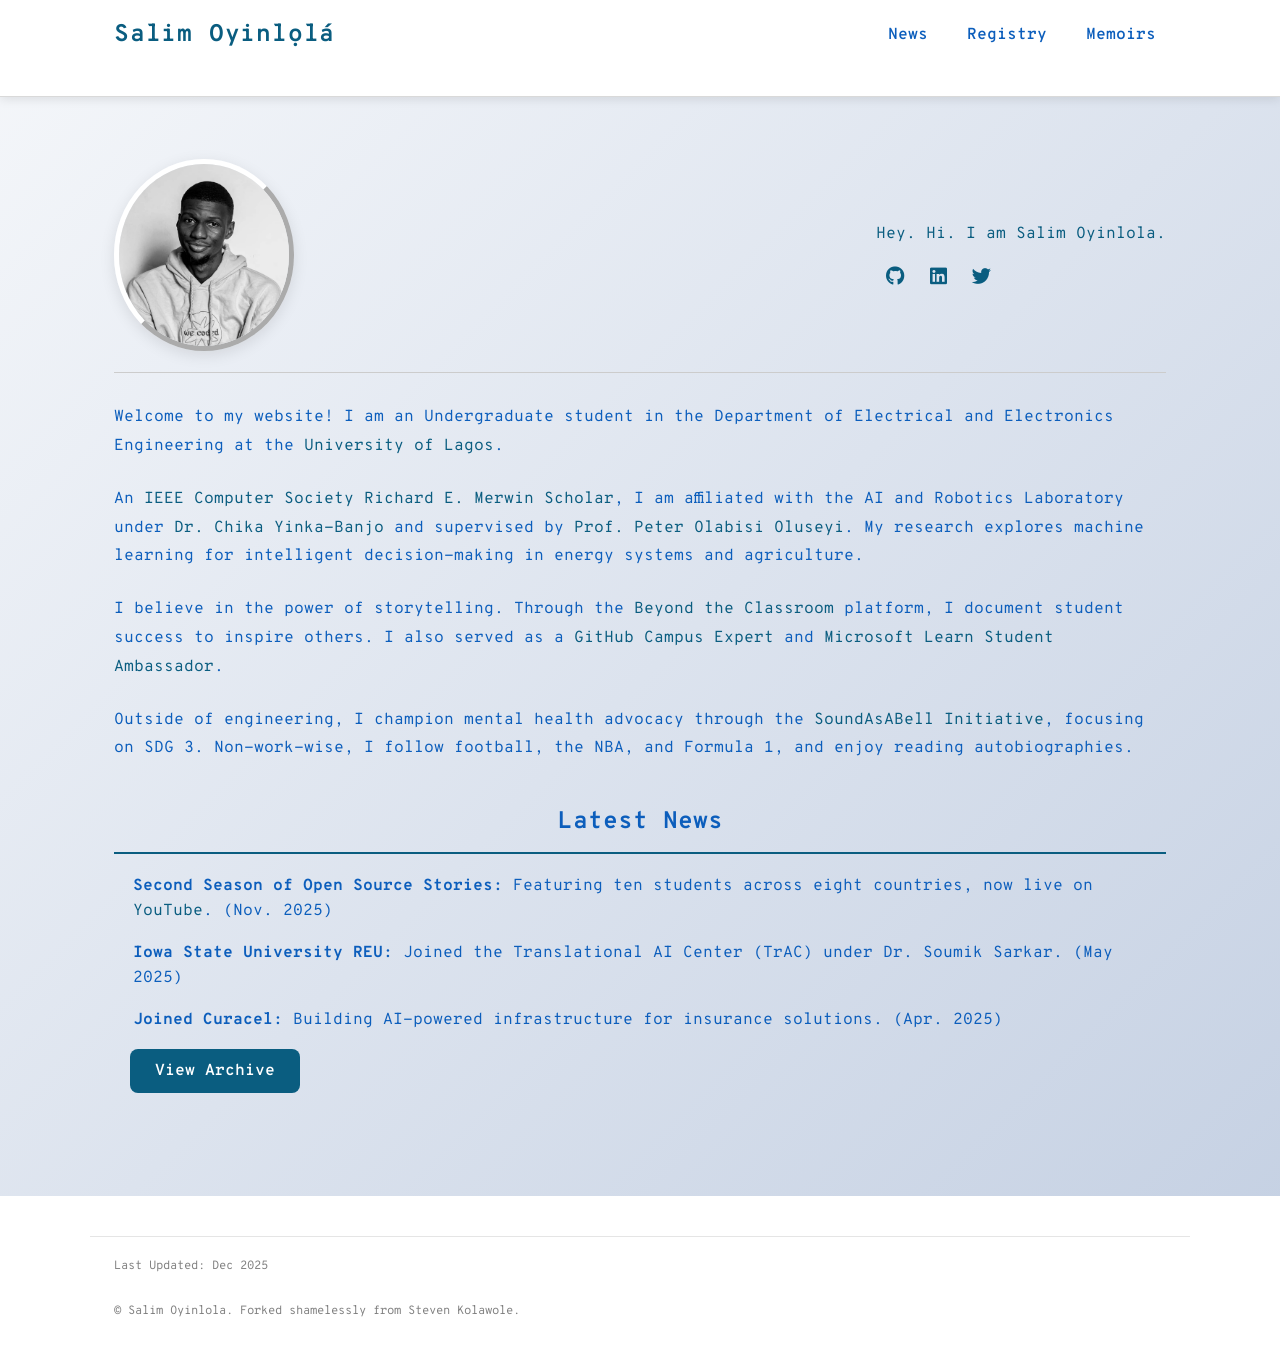
<file: index.html>
<!DOCTYPE html>
<html lang="en">
<head>
    <title>Salim Oyinlola | Home</title>
    <meta charset="utf-8" />
    <meta name="viewport" content="width=device-width, initial-scale=1" />
    <meta name="description" content="Personal website of Salim Oyinlola - AI Researcher, Student, and Storyteller." />
    <link rel="stylesheet" type="text/css" href="assets/css/style.css" />
    <link rel="preconnect" href="https://fonts.gstatic.com" />
    <link href="https://fonts.googleapis.com/css2?family=Overpass+Mono:wght@300;400;600;700&display=swap" rel="stylesheet" />
    <link rel="stylesheet" href="https://use.fontawesome.com/releases/v5.0.7/css/all.css" />
    <link rel="icon" type="image/png" href="assets/img/favicon-32x32.png" />

    <style>
        * { margin: 0; padding: 0; box-sizing: border-box; }
        
        body { 
            font-family: 'Overpass Mono', monospace; 
            color: #0c5ebc; 
            background: linear-gradient(135deg, #f5f7fa 0%, #c3cfe2 100%); 
            min-height: 100vh;
            line-height: 1.6;
        }

        .site-header { 
            background: white; 
            padding: 1rem 0; 
            box-shadow: 0 2px 10px rgba(0,0,0,0.1); 
            position: sticky; 
            top: 0; 
            z-index: 100; 
        }

        .container { 
            max-width: 1100px; 
            margin: 0 auto; 
            padding: 0 1.5rem; 
        }

        .flex-wrap { 
            display: flex; 
            justify-content: space-between; 
            align-items: center; 
            flex-wrap: wrap;
        }

        .logo a { color: #0a5d80; text-decoration: none; font-weight: 700; font-size: 1.5rem; }
        .navbar { display: flex; list-style: none; gap: 20px; }
        .navbar a { text-decoration: none; color: #0c5ebc; font-weight: 600; }

        .page-title-area {
            text-align: center;
            padding: 4rem 1rem 2rem 1rem;
        }
        
        .page-title-area h1 { 
            color: #0a5d80; 
            font-size: 2.5rem;
            margin-bottom: 0.5rem; 
            letter-spacing: -1px;
        }
        
        .page-title-area p { color: #666; font-size: 1rem; }

        .bio-text p { margin-bottom: 1.5rem; }

        .social-item {
            color: #0c5ebc;
            font-size: 1.2rem;
            transition: 0.3s;
        }

        .social-item:hover {
            color: #764ba2;
        }

        @media (max-width: 850px) {
            .page-intro { flex-direction: column; text-align: center; }
            .page-title-area h1 { font-size: 2rem; }
        }
    </style>
</head>
<body>
    <header class="site-header">
        <nav class="nav">
            <div class="container flex-wrap">
                <h1 class="logo"><a href="index.html">Salim Oyinlọlá</a></h1>
                <ul class="navbar">
                    <li><a href="news.html">News</a></li>
                    <li><a href="registry.html">Registry</a></li>
                    <li><a href="memoirs.html">Memoirs</a></li>
                </ul>
            </div>
        </nav>
    </header>

    <article class="page container" style="margin-top: 50px;">
        <div class="page-content">
            <div class="page-intro" style="display: flex; align-items: center; gap: 30px; margin-bottom: 30px;">
                <div class="page-intro-item">
                    <img src="assets/img/Salim.jpg" alt="Salim Oyinlola" width="180px" class="roundImg" style="border-radius: 50%; box-shadow: 0 4px 15px rgba(0,0,0,0.1);" />
                </div>
                <div class="page-intro-item">
                    <h2 style="color: #0a5d80;">Hey. Hi. I am Salim Oyinlola.</h2>
                    <div class="social" style="margin-top: 15px;">
                        <a class="social-item" href="https://github.com/salimcodes" target="_blank" style="margin-right: 15px;"><i class="fab fa-github"></i></a>
                        <a class="social-item" href="https://www.linkedin.com/in/salim-oyinlola/" target="_blank" style="margin-right: 15px;"><i class="fab fa-linkedin"></i></a>
                        <a class="social-item" href="https://twitter.com/SalimOyinlola" target="_blank"><i class="fab fa-twitter"></i></a>
                    </div>
                </div>
            </div>

            <div class="bio-text" style="line-height: 1.8; text-align: left;">
                <p>Welcome to my website! I am an Undergraduate student in the Department of Electrical and Electronics Engineering at the <a href="https://unilag.edu.ng/" target="_blank"><span style="color: rgb(10, 93, 128)">University of Lagos</span></a>.</p>
                
                <p>An <a href="https://www.computer.org/volunteering/awards/scholarships/merwin/merwin-winners" target="_blank"><span style="color: rgb(10, 93, 128)">IEEE Computer Society Richard E. Merwin Scholar</span></a>, I am affiliated with the AI and Robotics Laboratory under <a href="#" target="_blank"><span style="color: rgb(10, 93, 128)">Dr. Chika Yinka-Banjo</span></a> and supervised by <a href="#" target="_blank"><span style="color: rgb(10, 93, 128)">Prof. Peter Olabisi Oluseyi</span></a>. My research explores machine learning for intelligent decision-making in energy systems and agriculture.</p>

                <p>I believe in the power of storytelling. Through the <a href="https://www.youtube.com/@btcwso" target="_blank"><span style="color: rgb(10, 93, 128)">Beyond the Classroom</span></a> platform, I document student success to inspire others. I also served as a <a href="https://githubcampus.expert/salimcodes/" target="_blank"><span style="color: rgb(10, 93, 128)">GitHub Campus Expert</span></a> and <a href="#" target="_blank"><span style="color: rgb(10, 93, 128)">Microsoft Learn Student Ambassador</span></a>.</p>

                <p>Outside of engineering, I champion mental health advocacy through the <a href="https://www.linkedin.com/company/soundasabell-initiative/" target="_blank"><span style="color: rgb(10, 93, 128)">SoundAsABell Initiative</span></a>, focusing on SDG 3. Non-work-wise, I follow football, the NBA, and Formula 1, and enjoy reading autobiographies.</p>
            </div>
        </div>
    </article>

    <section class="container" style="padding-bottom: 80px; margin-top: 40px;">
        <h2 class="header-name" style="border-bottom: 2px solid #0a5d80; padding-bottom: 10px; margin-bottom: 20px;">Latest News</h2>
        <ul class="list" style="list-style: none;">
            <li style="margin-bottom: 15px;">
                <strong>Second Season of Open Source Stories:</strong> Featuring ten students across eight countries, now live on <a href="#"><span style="color: rgb(10, 93, 128)">YouTube</span></a>. (Nov. 2025)
            </li>
            <li style="margin-bottom: 15px;">
                <strong>Iowa State University REU:</strong> Joined the Translational AI Center (TrAC) under Dr. Soumik Sarkar. (May 2025)
            </li>
            <li style="margin-bottom: 15px;">
                <strong>Joined Curacel:</strong> Building AI-powered infrastructure for insurance solutions. (Apr. 2025)
            </li>
        </ul>
        <div class="read-more-button" style="margin-top: 25px;">
            <a href="news.html" style="background: #0a5d80; color: white; padding: 12px 25px; text-decoration: none; border-radius: 8px; font-weight: 600;">View Archive</a>
        </div>
    </section>

    <footer class="site-footer" style="padding: 40px 0; background: white;">
        <div class="container" style="border-top: 1px solid rgba(0,0,0,0.1); padding-top: 20px;">
            <small><b>Last Updated:</b> Dec 2025</small><br>
            <small class="block">© Salim Oyinlola. Forked shamelessly from Steven Kolawole.</small>
        </div>
    </footer>
</body>
</html>
</file>
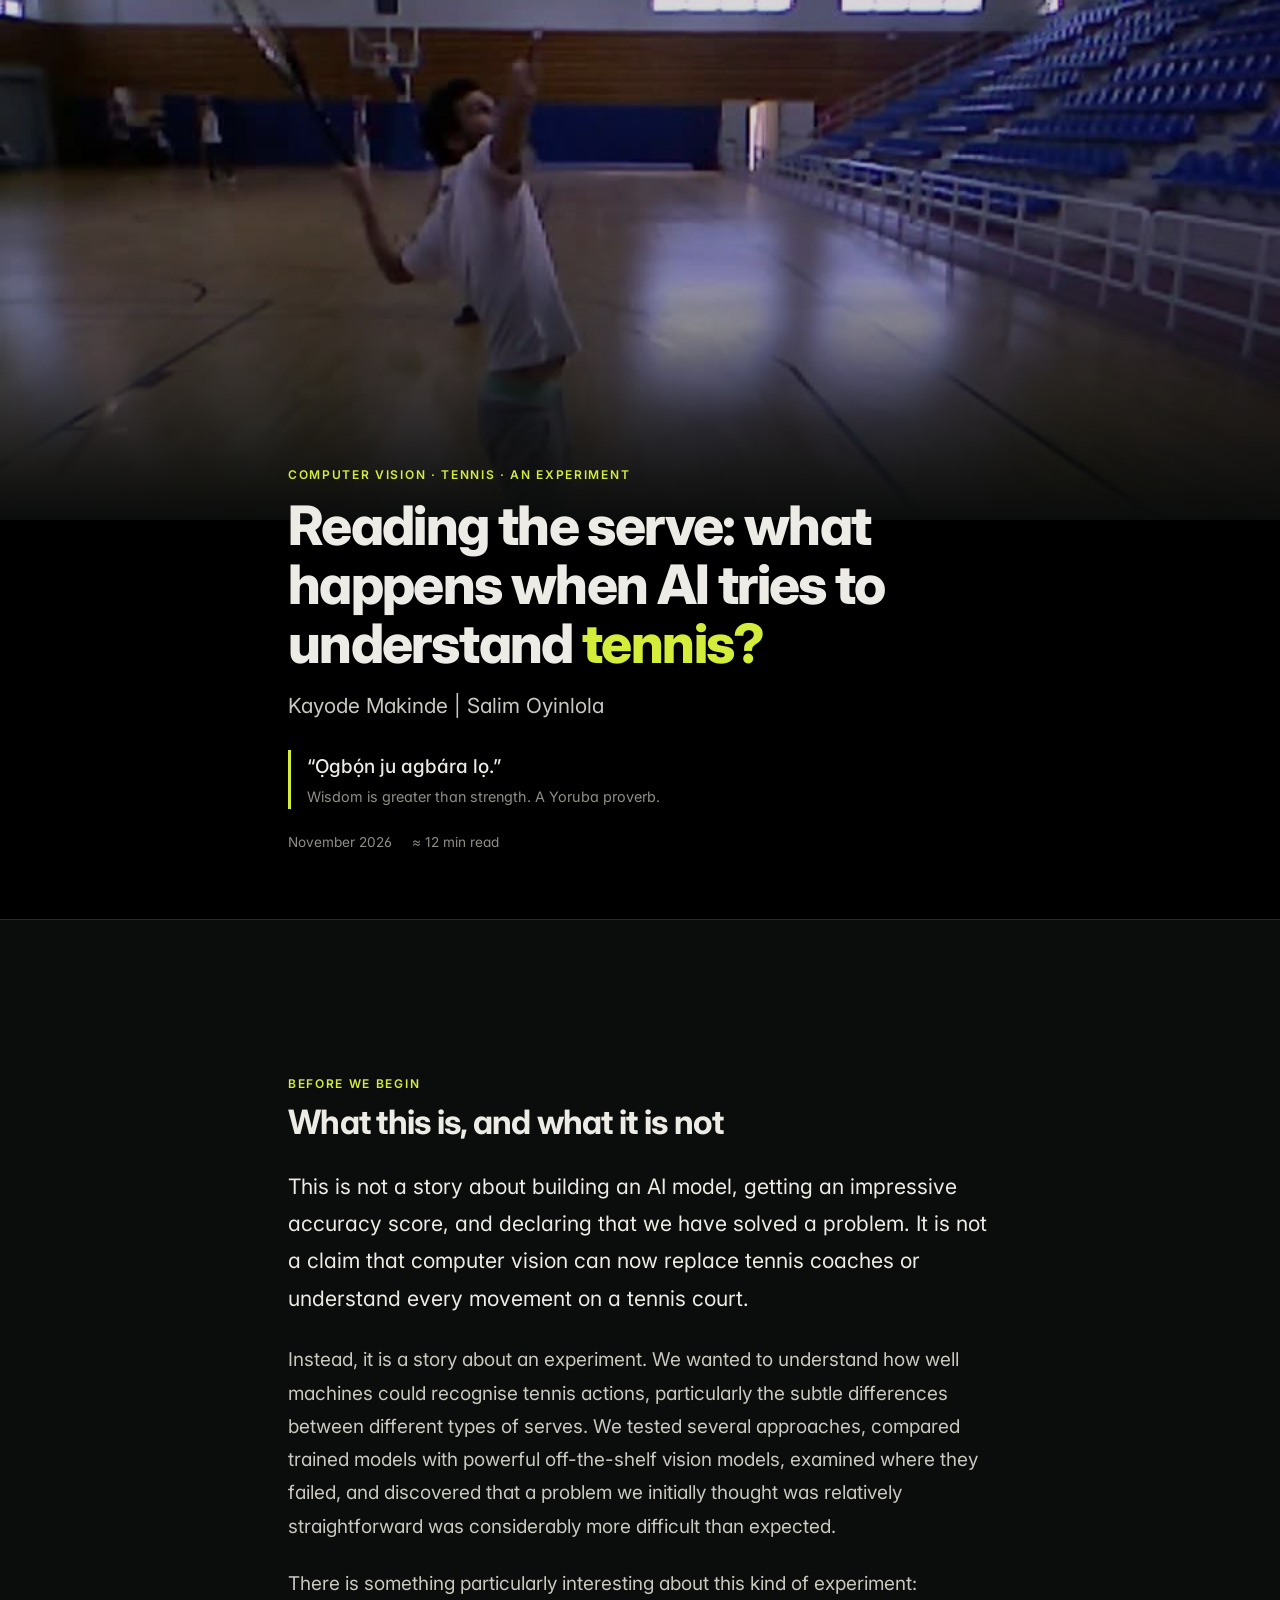
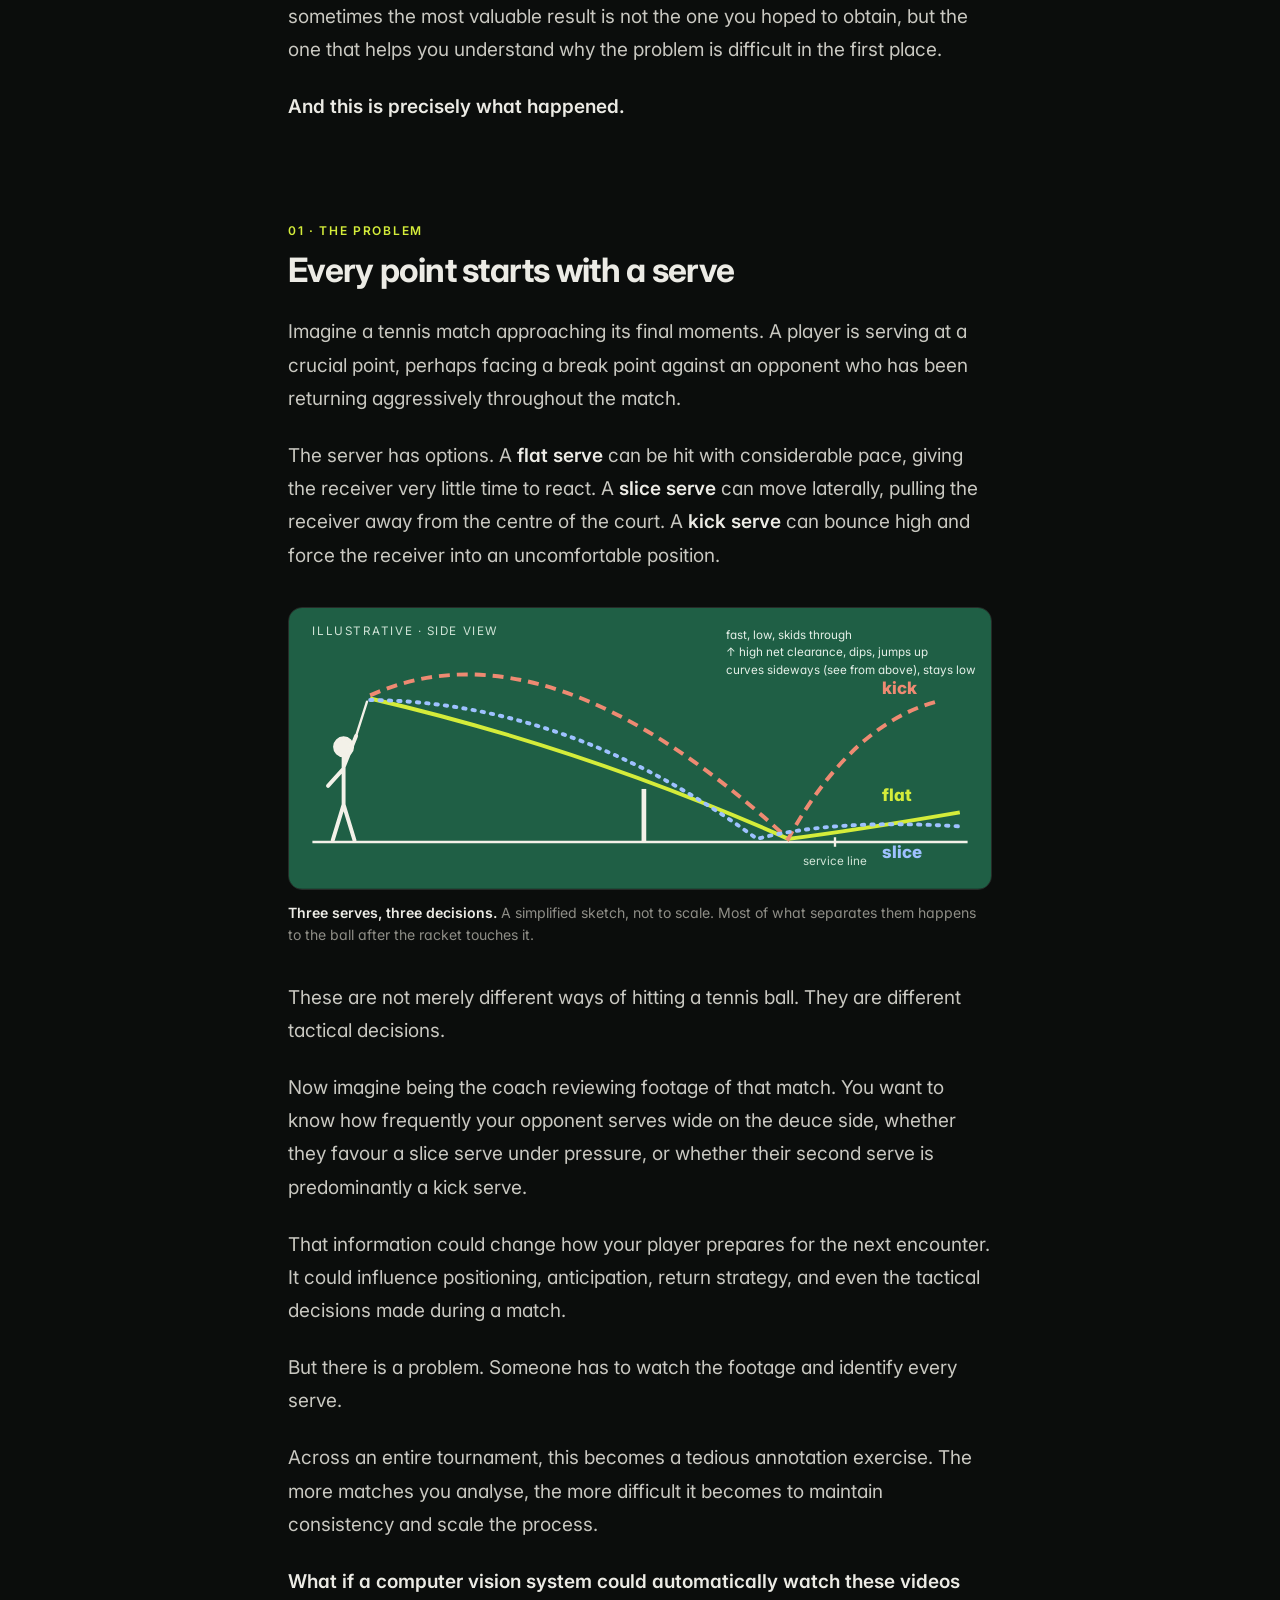
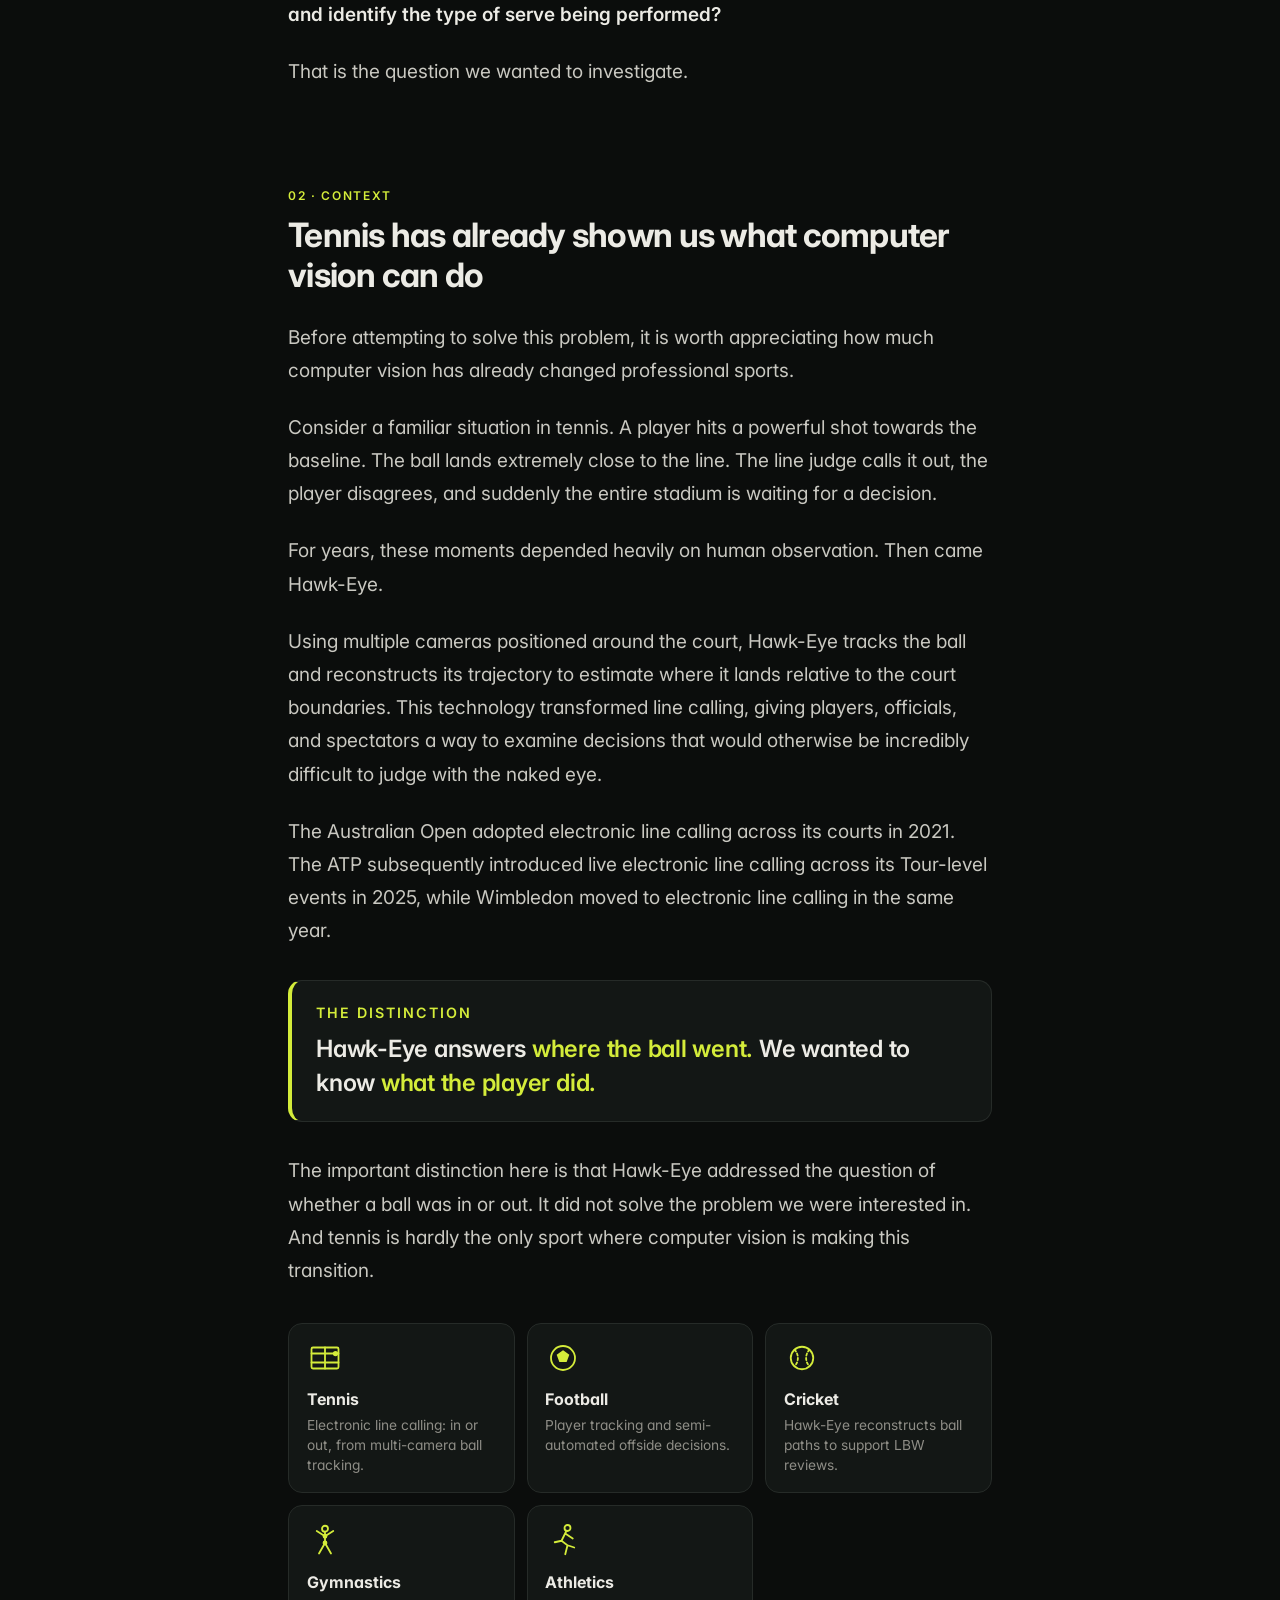
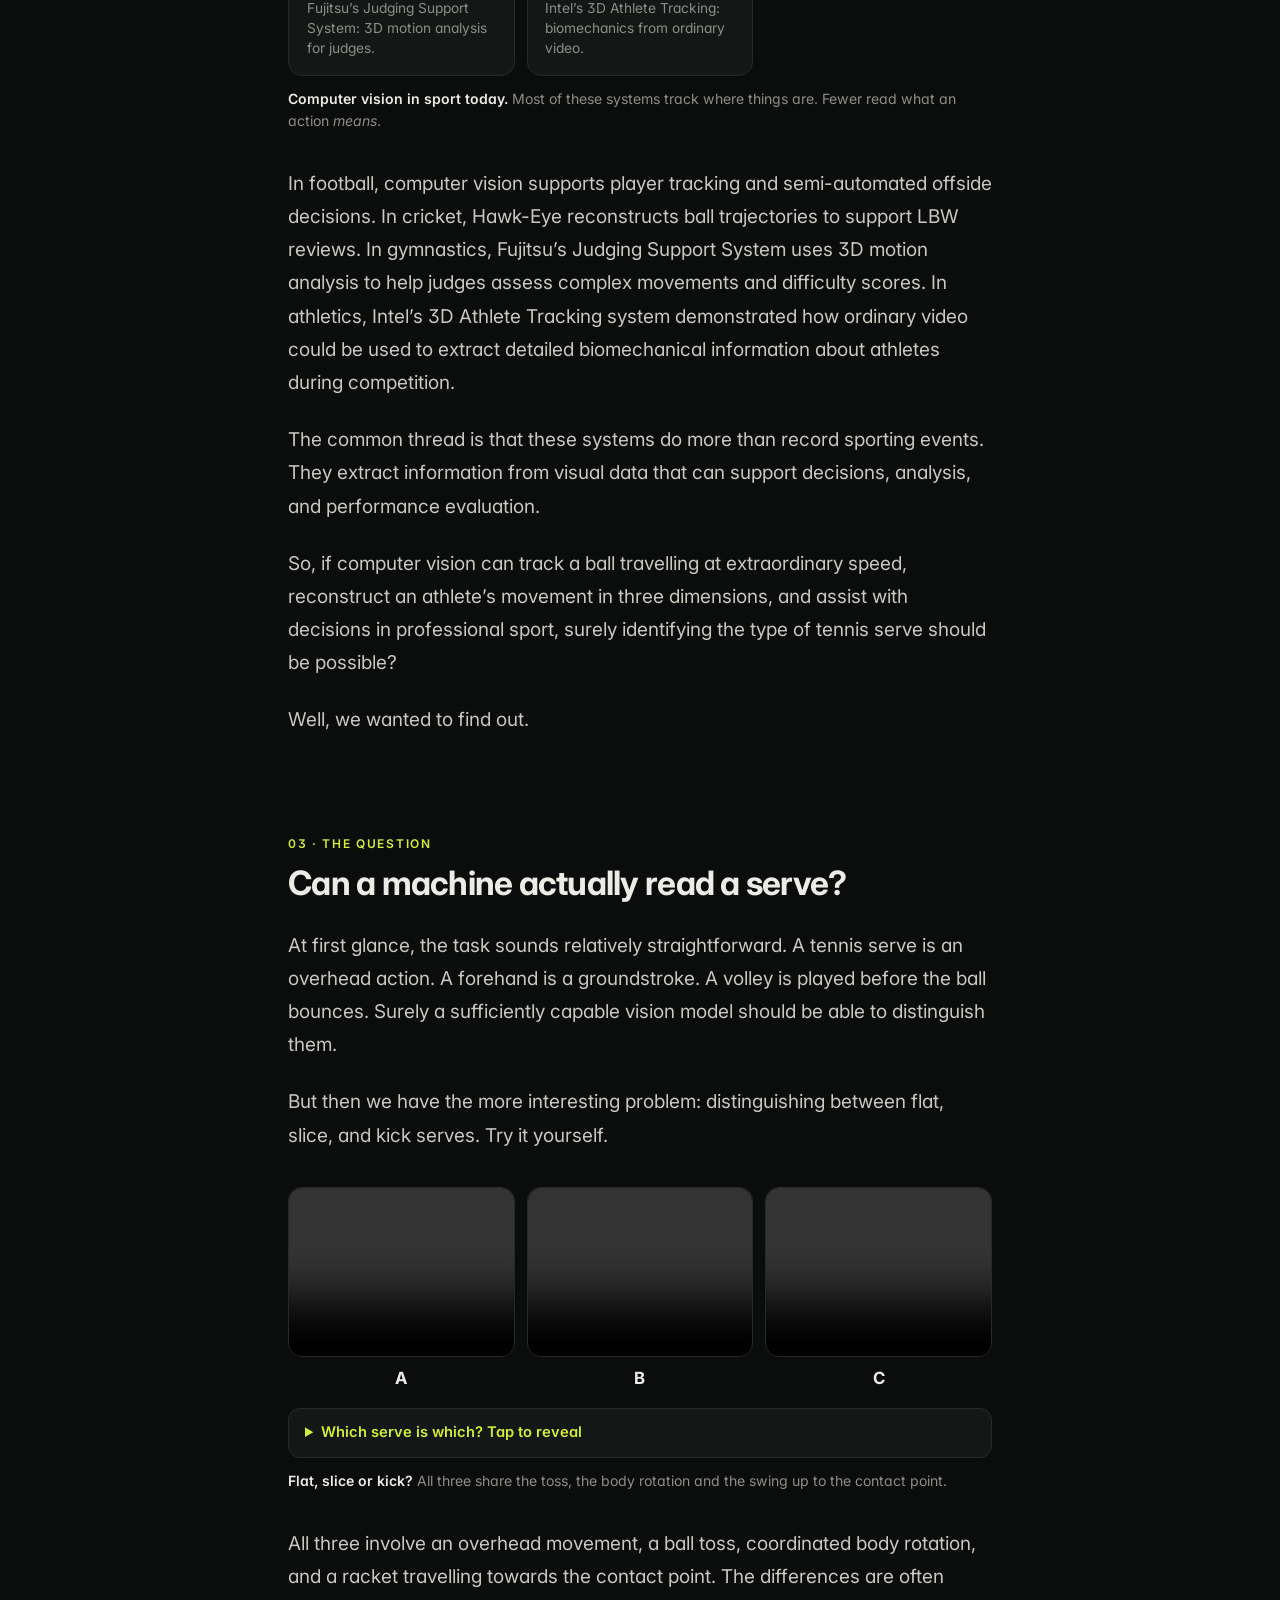
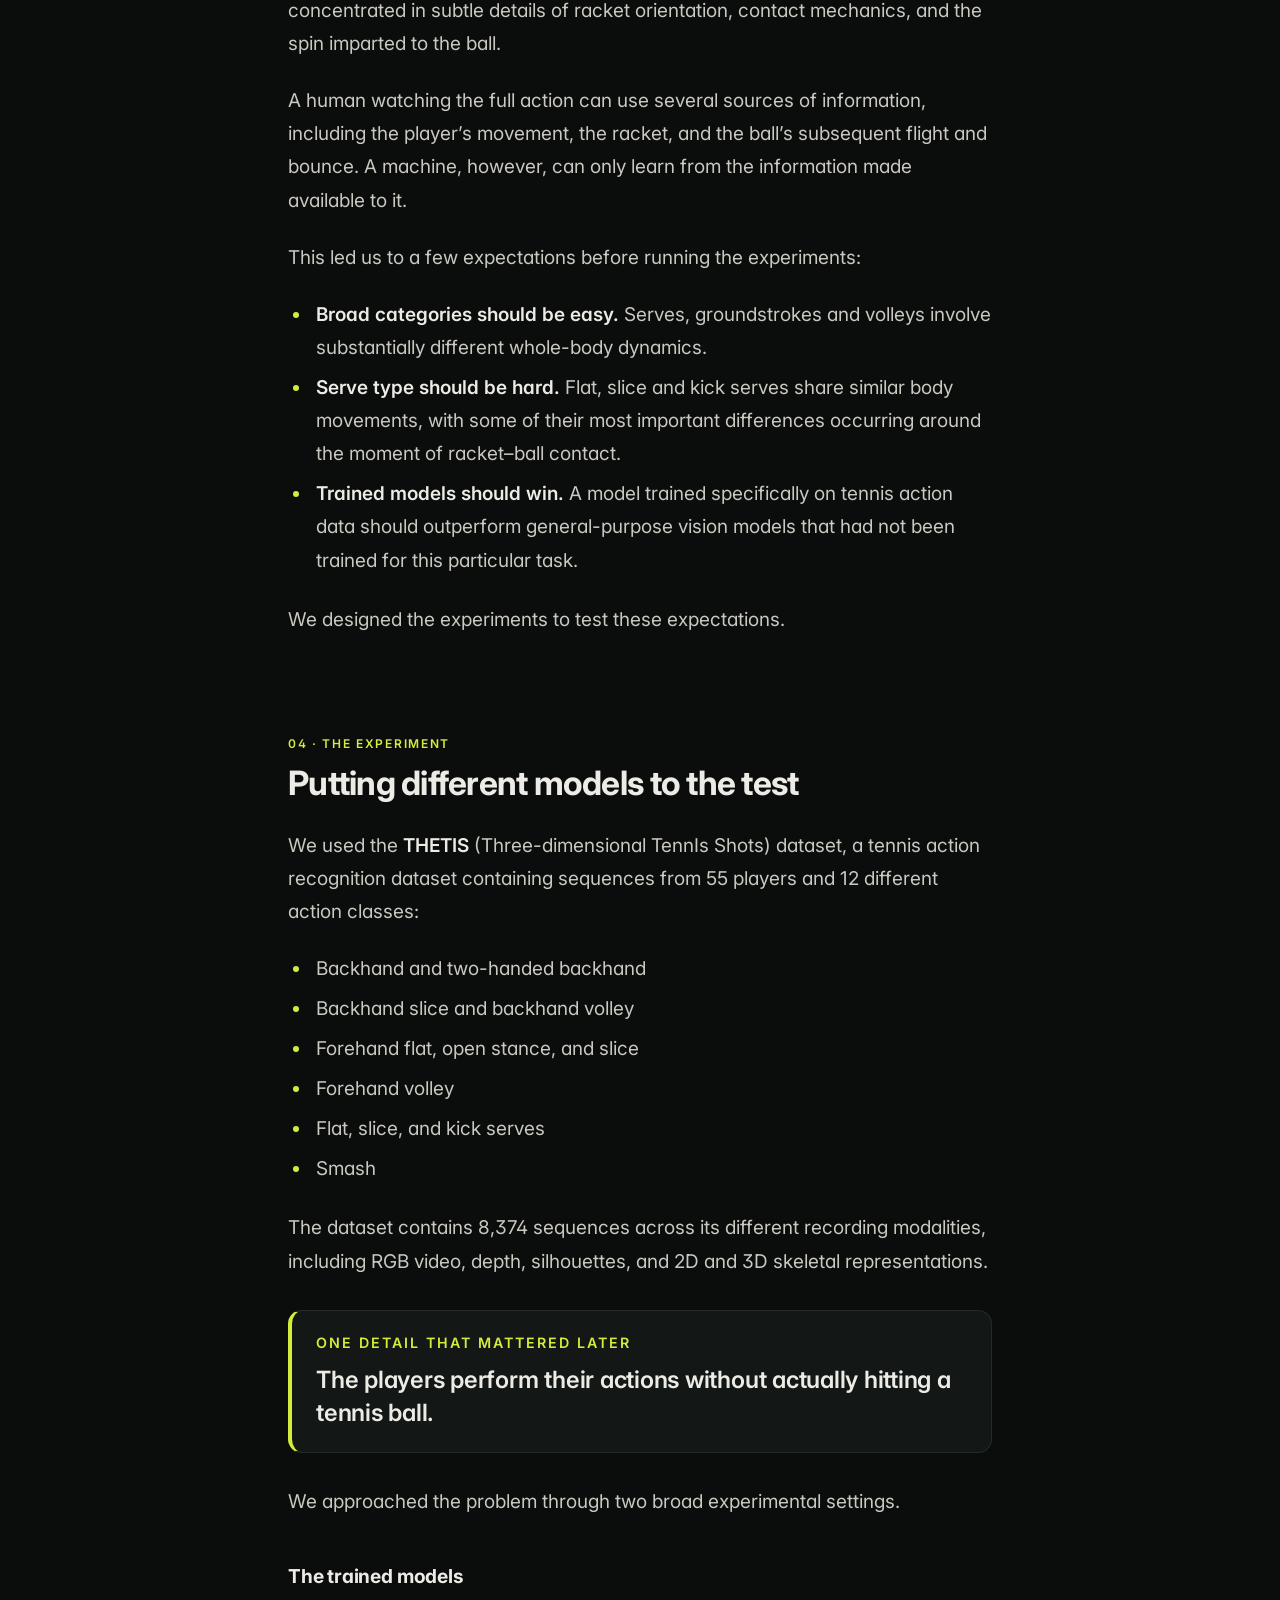
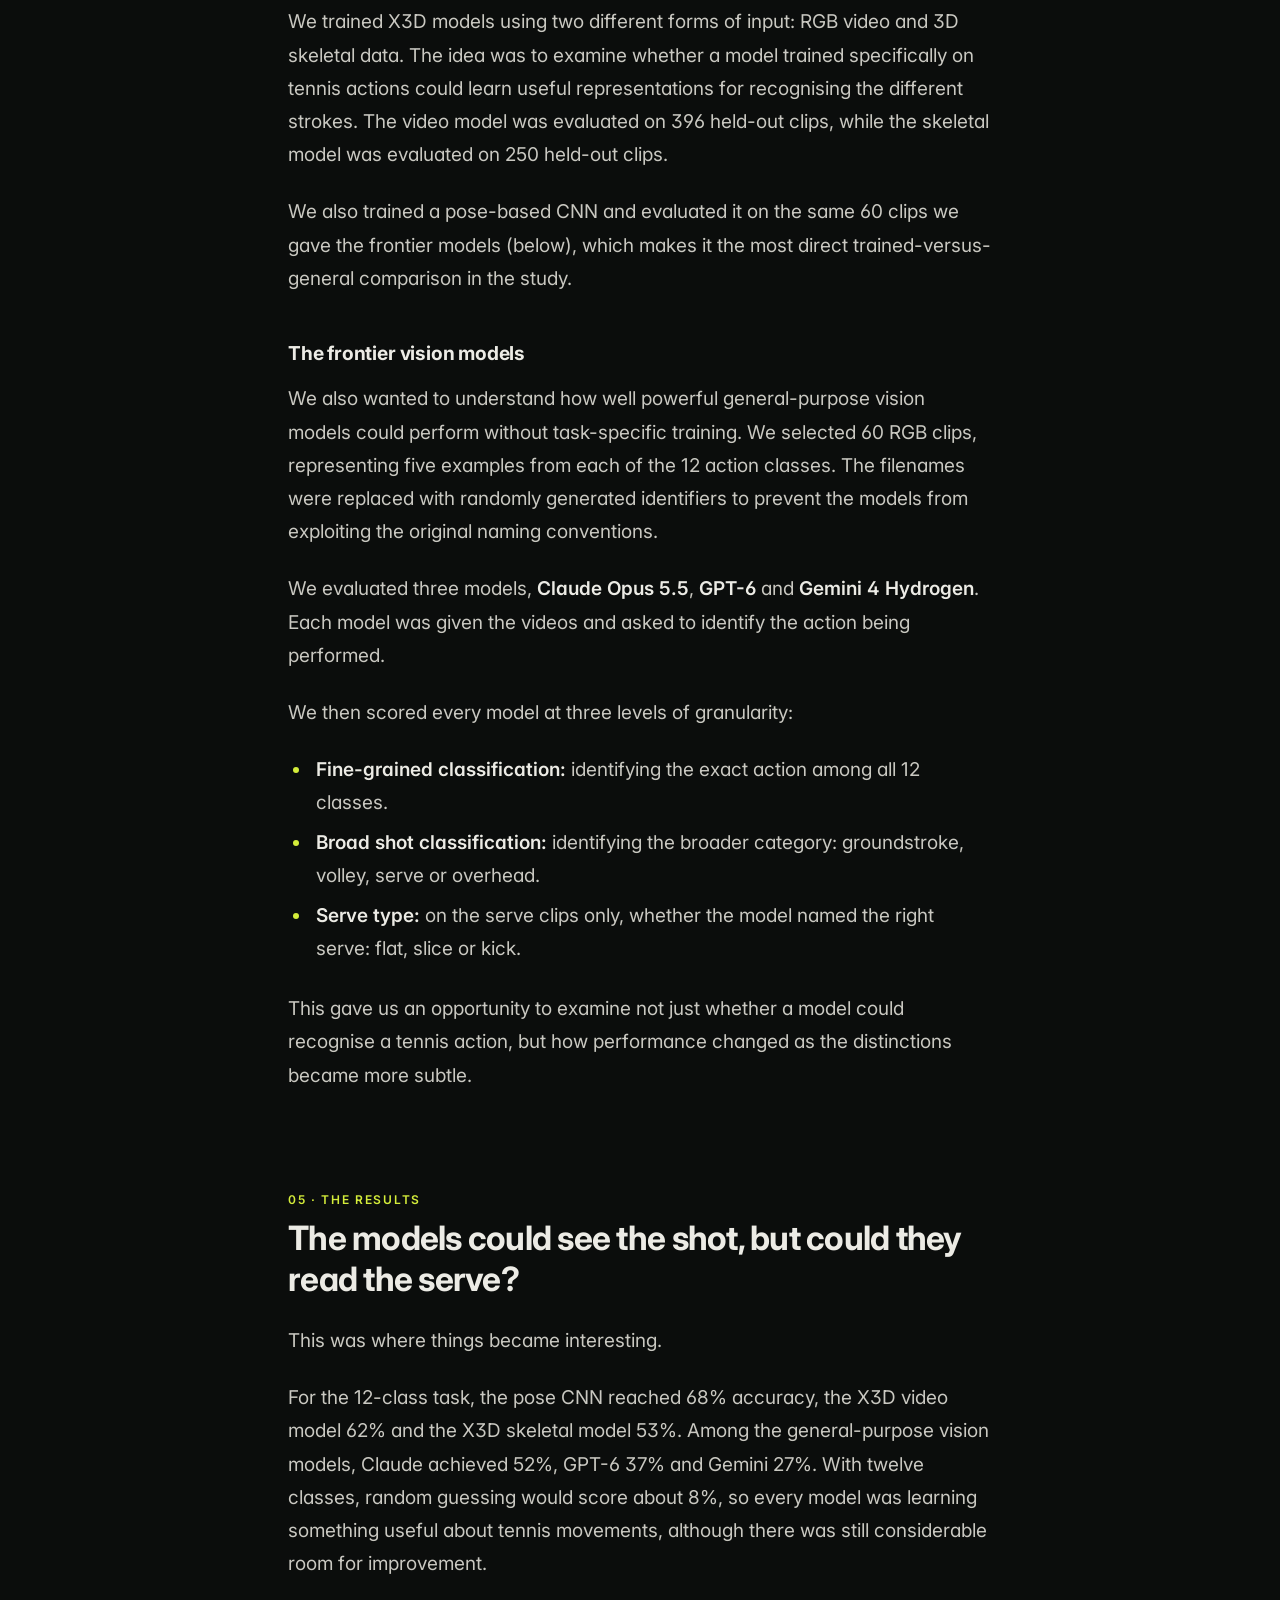
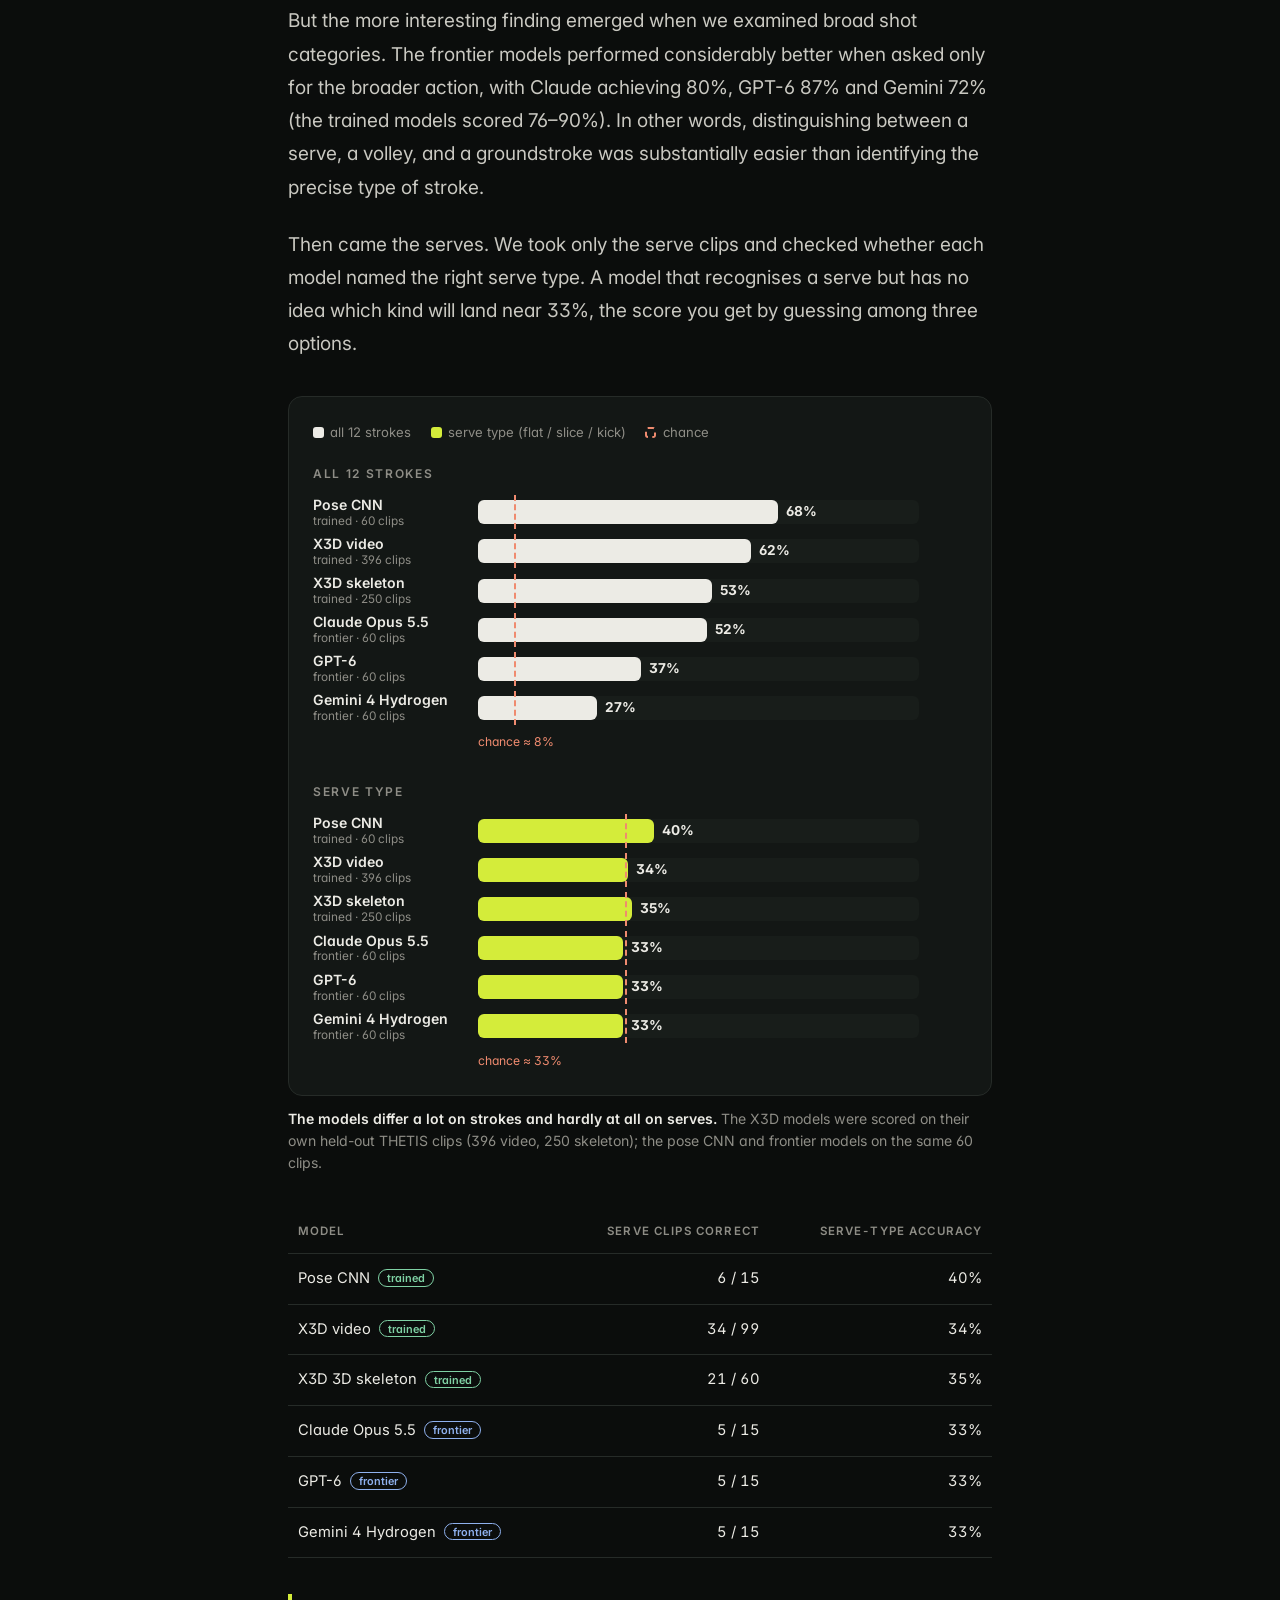
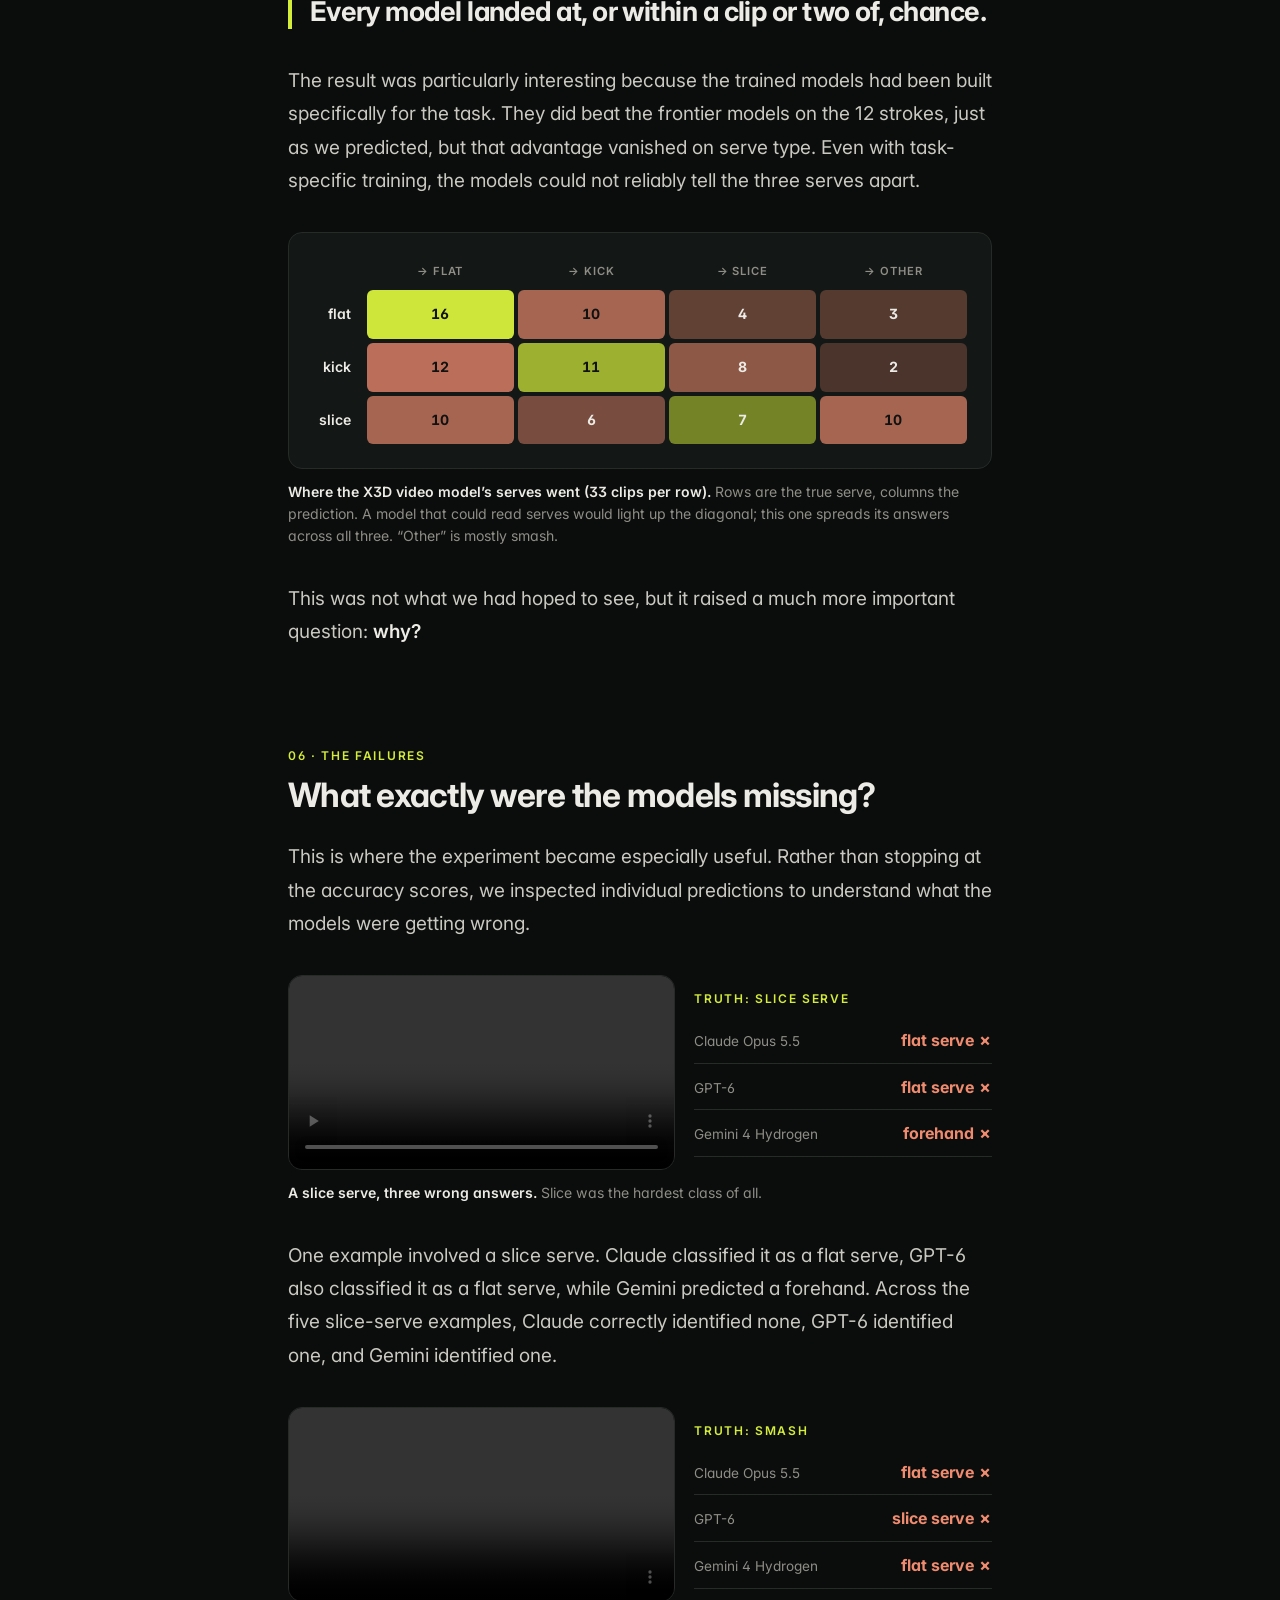
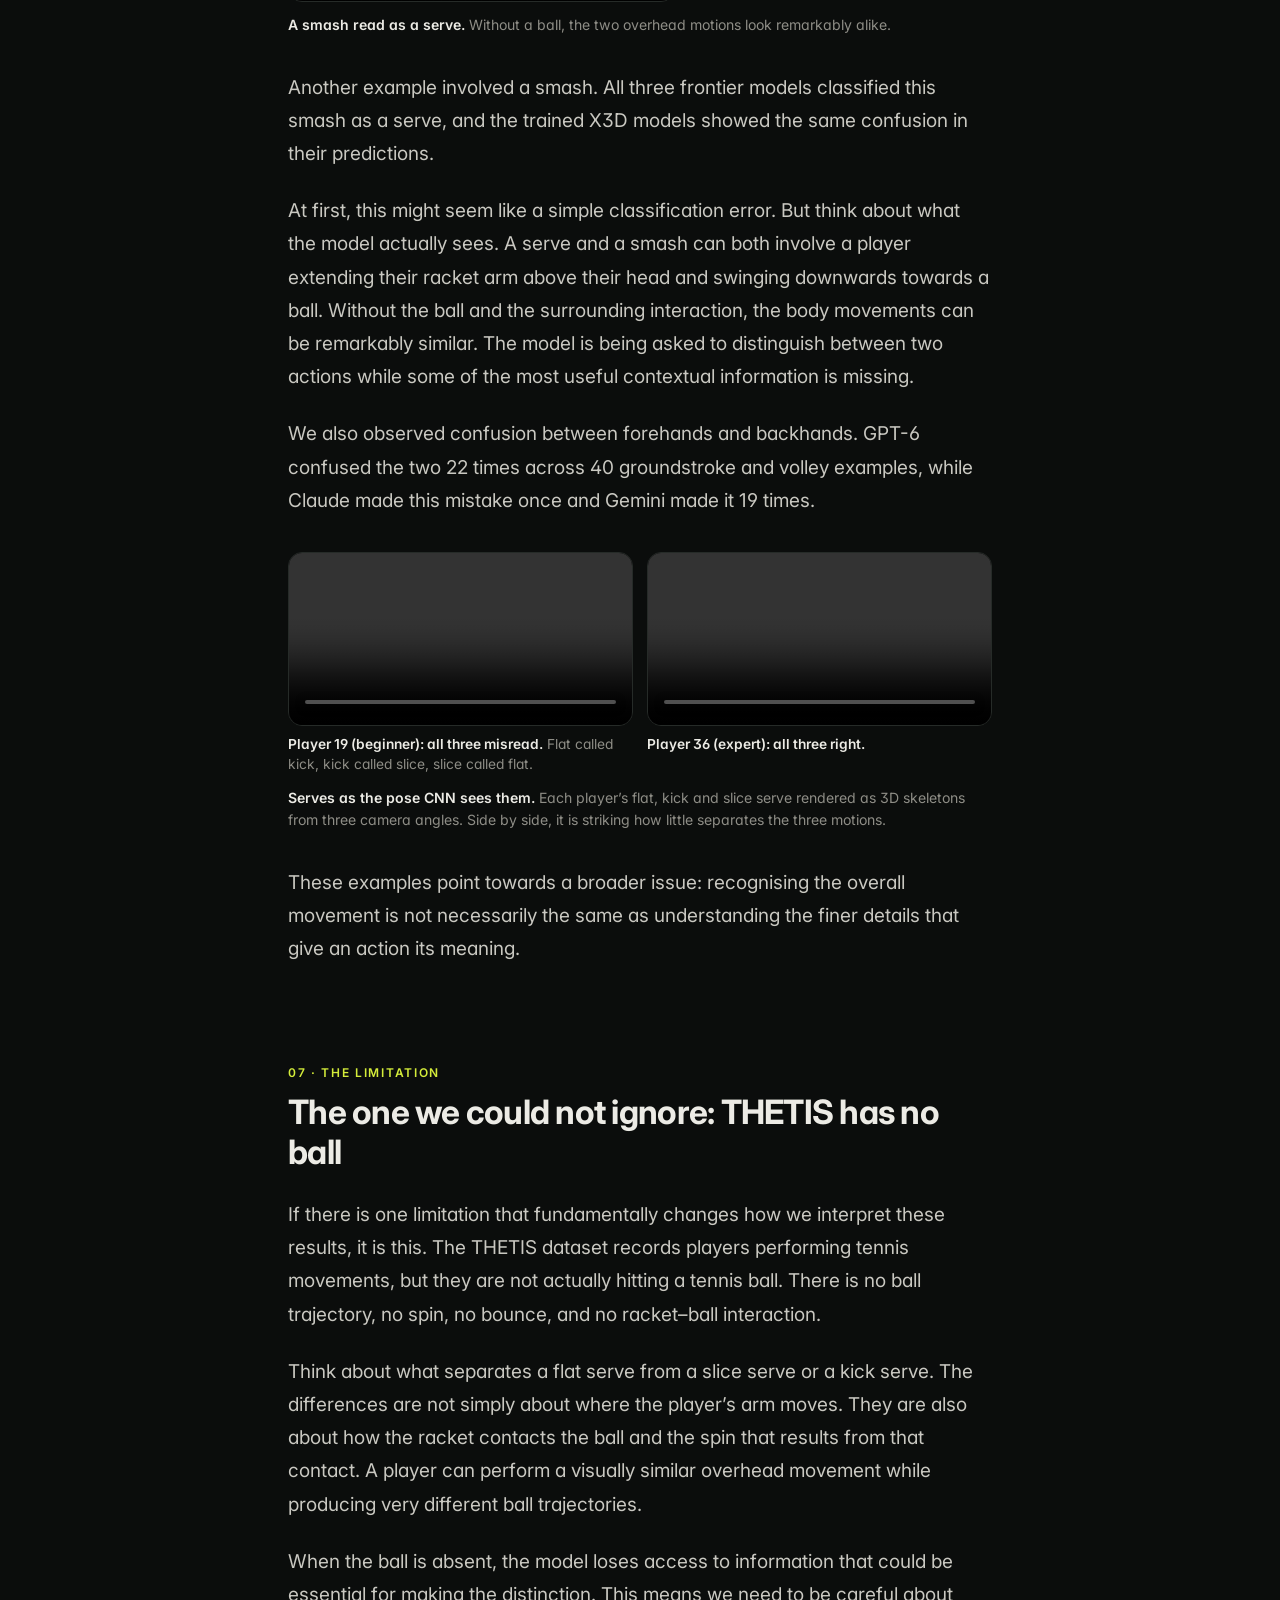
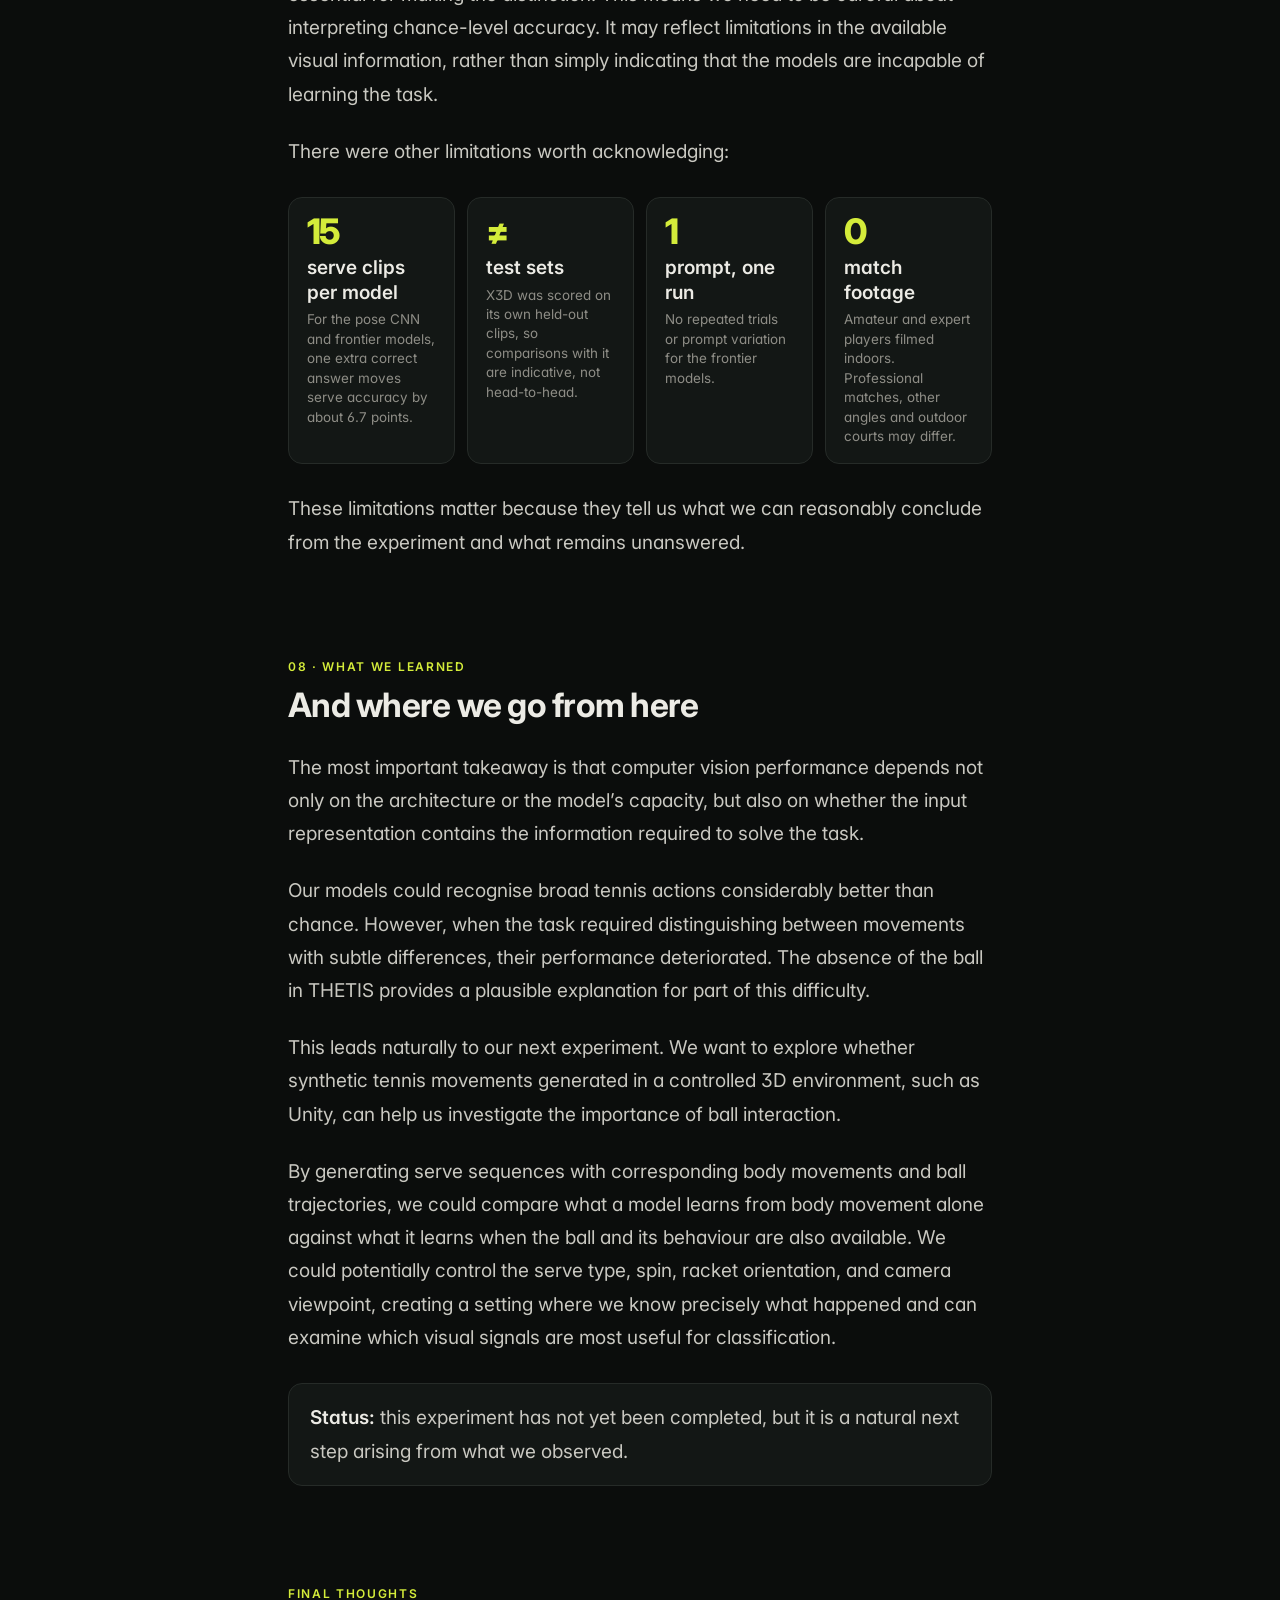
<file: reading-the-serve/index.html>
<!DOCTYPE html>
<html lang="en">
<head>
<meta charset="utf-8">
<meta name="viewport" content="width=device-width, initial-scale=1">
<title>Reading the Serve: What Happens When AI Tries to Understand Tennis?</title>
<meta name="description" content="An experiment in teaching machines to tell flat, slice and kick serves apart, and why every model we tested landed at chance.">
<meta property="og:title" content="Reading the Serve: What Happens When AI Tries to Understand Tennis?">
<meta property="og:description" content="Six models, twelve tennis strokes, and one serve problem none of them could solve.">
<meta property="og:type" content="article">
<meta name="theme-color" content="#0f1a14">
<link rel="icon" href="data:image/svg+xml,%3Csvg xmlns='http://www.w3.org/2000/svg' viewBox='0 0 64 64'%3E%3Ccircle cx='32' cy='32' r='28' fill='%23d4ec3a'/%3E%3Cpath d='M10 20c12 6 12 18 0 24M54 20c-12 6-12 18 0 24' fill='none' stroke='%23fff' stroke-width='4'/%3E%3C/svg%3E">
<link rel="preconnect" href="https://fonts.googleapis.com"><link rel="preconnect" href="https://fonts.gstatic.com" crossorigin>
<link href="https://fonts.googleapis.com/css2?family=Inter:wght@400;500;600;700;800&display=swap" rel="stylesheet">
<style>
:root{
  --bg:#0b0d0c; --card:#131715; --card-2:#181d1a; --ink:#ecebe5; --soft:#c9c8c1; --mute:#8e8d86; --line:#262b28;
  --ball:#d4ec3a; --clay:#ef8b6f; --blue:#8fb1ee; --green:#7fd1a4;
  --font:"Inter", ui-sans-serif, -apple-system, BlinkMacSystemFont, "Segoe UI", Roboto, Arial, sans-serif;
  --col:44rem; --pad:clamp(1.25rem,5vw,2rem);
}
*{box-sizing:border-box}
html{-webkit-text-size-adjust:100%;scroll-behavior:smooth}
body{margin:0;background:var(--bg);color:var(--soft);font-family:var(--font);font-size:clamp(1.0625rem,1rem + .25vw,1.1875rem);line-height:1.75;-webkit-font-smoothing:antialiased;font-feature-settings:"cv11","ss01"}
img,video,svg{max-width:100%;display:block}
a{color:var(--ball);text-underline-offset:3px}
strong,b{color:var(--ink);font-weight:600}
#progress{position:fixed;top:0;left:0;height:3px;width:0;background:var(--ball);z-index:50}

/* one column for everything */
.col,article>*{width:100%;max-width:var(--col);margin-left:auto;margin-right:auto}

/* hero */
.hero{position:relative;background:#000;overflow:hidden;border-bottom:1px solid var(--line)}
.hero-media{position:relative;height:clamp(240px,48vw,520px)}
.hero-media img{width:100%;height:100%;object-fit:cover;object-position:50% 22%;opacity:.85}
.hero-media::after{content:"";position:absolute;inset:0;background:linear-gradient(180deg,rgba(11,13,12,0) 40%,var(--bg) 100%)}
.hero .court{display:none}
.hero-inner{position:relative;padding:0 var(--pad) clamp(2.5rem,6vw,4rem);margin-top:-3.5rem;max-width:calc(var(--col) + 2*var(--pad));margin-left:auto;margin-right:auto;z-index:2}
.eyebrow,.label{font-size:.75rem;font-weight:600;letter-spacing:.14em;text-transform:uppercase;color:var(--ball)}
.hero h1{color:var(--ink);font-weight:800;letter-spacing:-.03em;line-height:1.08;font-size:clamp(2.1rem,1.4rem + 3.2vw,3.4rem);margin:.7rem 0 1rem}
.hero h1 em{font-style:normal;color:var(--ball)}
.hero .dek{font-size:clamp(1.1rem,1rem + .4vw,1.3rem);color:var(--soft);margin:0 0 1.6rem}
.proverb{margin:0;padding-left:1rem;border-left:3px solid var(--ball);color:var(--ink);font-weight:500}
.proverb span{display:block;color:var(--mute);font-weight:400;font-size:.9rem}
.meta{display:flex;gap:1.25rem;margin-top:1.4rem;font-size:.85rem;color:var(--mute)}

/* article */
article{padding:clamp(2rem,5vw,3.5rem) var(--pad) 3rem}
article p{margin:0 auto 1.25em}
article h2{color:var(--ink);font-weight:700;letter-spacing:-.022em;line-height:1.2;font-size:clamp(1.55rem,1.25rem + 1.2vw,2.1rem);margin:3em auto .75em}
article h2 .n{display:block;font-size:.75rem;font-weight:600;letter-spacing:.14em;text-transform:uppercase;color:var(--ball);margin-bottom:.7rem}
article h3{color:var(--ink);font-weight:700;font-size:1.2rem;letter-spacing:-.01em;margin:2.2em auto .6em}
article ul{padding-left:1.25em;margin:0 auto 1.4em}
article li{margin:.35em 0;padding-left:.2em}
article li::marker{color:var(--ball)}
.lead{font-size:1.12em;color:var(--ink)}
.kicker-line{color:var(--ink);font-weight:600}
hr.sep{border:0;height:1px;background:var(--line);margin:3rem auto}
.note{background:var(--card);border:1px solid var(--line);border-radius:14px;padding:1.1rem 1.3rem;margin:1.8rem auto}
.note p:last-child{margin-bottom:0}
.callout{background:var(--card);border:1px solid var(--line);border-left:4px solid var(--ball);border-radius:14px;padding:1.4rem 1.5rem;margin:2rem auto;color:var(--ink);font-size:1.25em;font-weight:600;line-height:1.4;letter-spacing:-.01em}
.callout .tag{display:block;font-size:.6em;font-weight:600;letter-spacing:.14em;text-transform:uppercase;color:var(--ball);margin-bottom:.6rem}
.callout em{font-style:normal;color:var(--ball)}
.pull{color:var(--ink);font-weight:700;font-size:clamp(1.3rem,1.1rem + .9vw,1.7rem);line-height:1.3;letter-spacing:-.02em;margin:2.2rem auto;padding-left:1.1rem;border-left:4px solid var(--ball)}

/* figures: same column as text */
figure{margin:2.2rem auto}
figcaption{font-size:.88rem;line-height:1.55;color:var(--mute);margin-top:.75rem}
.frame{border-radius:14px;overflow:hidden;background:#000;border:1px solid var(--line)}
video{width:100%;height:auto;background:#000}
.trio{display:grid;grid-template-columns:repeat(3,1fr);gap:.75rem}
.trio .cell .frame{aspect-ratio:4/3}
.trio video{height:100%;object-fit:cover}
.trio .lab{color:var(--ink);font-weight:700;font-size:1.05rem;text-align:center;margin-top:.45rem}
details.reveal{font-size:.92rem;margin-top:.9rem;background:var(--card);border:1px solid var(--line);border-radius:12px;padding:.7rem 1rem}
details.reveal summary{cursor:pointer;font-weight:600;color:var(--ball)}
@media (max-width:560px){.trio{grid-template-columns:1fr}.trio .cell .frame{aspect-ratio:16/10}}

.sports{display:grid;grid-template-columns:repeat(auto-fit,minmax(200px,1fr));gap:.75rem}
.sport{background:var(--card);border:1px solid var(--line);border-radius:14px;padding:1rem 1.1rem}
.sport svg{width:36px;height:36px;margin-bottom:.6rem;color:var(--ball)}
.sport .nm{color:var(--ink);font-weight:700;font-size:1rem}
.sport .wh{font-size:.86rem;color:var(--mute);line-height:1.45;margin-top:.2rem}

.chart{background:var(--card);border:1px solid var(--line);border-radius:14px;padding:clamp(1rem,3vw,1.5rem)}
.chart-head{display:flex;flex-wrap:wrap;gap:.5rem 1.2rem;font-size:.82rem;color:var(--mute);margin-bottom:1.2rem}
.chart-head i{display:inline-block;width:11px;height:11px;border-radius:3px;vertical-align:-1px;margin-right:.4rem}
.panels{display:grid;grid-template-columns:1fr;gap:1.8rem}
.panel h4{font-size:.75rem;font-weight:600;letter-spacing:.14em;text-transform:uppercase;color:var(--mute);margin:0 0 .8rem}
.row{display:grid;grid-template-columns:9.5rem 1fr;align-items:center;gap:.8rem;margin:.5rem 0}
.row .who{color:var(--ink);font-size:.88rem;font-weight:600;line-height:1.2}
.row .who small{display:block;font-weight:400;color:var(--mute);font-size:.74rem}
.track{position:relative;height:24px;background:var(--card-2);border-radius:6px;margin-right:3rem}
.bar{position:absolute;left:0;top:0;bottom:0;border-radius:6px;background:var(--ink)}
.bar span{position:absolute;left:calc(100% + 8px);top:50%;transform:translateY(-50%);font-size:.85rem;font-weight:700;color:var(--ink);white-space:nowrap}
.panel.serve .bar{background:var(--ball)}
.chance{position:absolute;top:-5px;bottom:-5px;border-left:2px dashed var(--clay)}
.chance-lab{font-size:.76rem;color:var(--clay);margin-top:.4rem;padding-left:10.3rem !important}
@media (max-width:520px){.row{grid-template-columns:7.2rem 1fr}.chance-lab{padding-left:8rem !important}}

.tablewrap{overflow-x:auto;-webkit-overflow-scrolling:touch;margin:1.8rem auto}
table{width:100%;border-collapse:collapse;font-size:.92rem;min-width:28rem}
th,td{padding:.75rem .6rem;border-bottom:1px solid var(--line);text-align:left}
th{font-size:.72rem;letter-spacing:.1em;text-transform:uppercase;color:var(--mute);font-weight:600}
td{color:var(--ink)}
td.num,th.num{text-align:right;font-variant-numeric:tabular-nums}
tr.trained td:first-child::after,tr.frontier td:first-child::after{margin-left:.5rem;font-size:.68rem;font-weight:600;border:1px solid currentColor;border-radius:999px;padding:.05rem .5rem;vertical-align:1px}
tr.trained td:first-child::after{content:"trained";color:var(--green)}
tr.frontier td:first-child::after{content:"frontier";color:var(--blue)}

.heat{display:grid;grid-template-columns:auto repeat(4,1fr);gap:4px;font-size:.88rem}
.heat div{padding:.75rem .4rem;text-align:center;border-radius:6px;color:#111}
.heat .h{font-size:.7rem;font-weight:600;letter-spacing:.08em;text-transform:uppercase;color:var(--mute);background:none;padding:.3rem}
.heat .rl{text-align:right;font-weight:600;color:var(--ink);background:none;padding-right:.7rem}
.heat .c{font-weight:700;font-variant-numeric:tabular-nums}

.example{display:grid;grid-template-columns:1.3fr 1fr;gap:1.2rem;align-items:center}
.preds .truth{font-size:.75rem;font-weight:600;letter-spacing:.14em;text-transform:uppercase;color:var(--ball);margin-bottom:.5rem}
.preds .p{display:flex;justify-content:space-between;gap:.8rem;border-bottom:1px solid var(--line);padding:.55rem 0;align-items:baseline}
.preds .m{font-size:.85rem;color:var(--mute)}
.preds .v{font-weight:700;font-size:1rem}
.preds .no{color:var(--clay)} .preds .no::after{content:"  ✗"}
.preds .ok{color:var(--green)} .preds .ok::after{content:"  ✓"}
@media (max-width:620px){.example{grid-template-columns:1fr}}
.pair{display:grid;grid-template-columns:1fr 1fr;gap:.9rem}
.pcap{font-size:.86rem;line-height:1.45;color:var(--mute);margin:.6rem 0 0 !important}
@media (max-width:560px){.pair{grid-template-columns:1fr}}

.limits{display:grid;grid-template-columns:repeat(auto-fit,minmax(160px,1fr));gap:.75rem;margin:1.8rem auto}
.lim{background:var(--card);border:1px solid var(--line);border-radius:14px;padding:1rem 1.1rem}
.lim .b{font-weight:800;font-size:2.2rem;letter-spacing:-.04em;line-height:1;color:var(--ball)}
.lim .t{color:var(--ink);font-weight:600;margin-top:.45rem;line-height:1.3}
.lim .d{font-size:.84rem;color:var(--mute);margin-top:.3rem;line-height:1.45}
.refs{font-size:.94rem}
.refs li{margin:.6em 0;line-height:1.55}
footer{border-top:1px solid var(--line);padding:2rem var(--pad) 3rem;font-size:.85rem;color:var(--mute)}
footer .col{text-align:left}
@media (prefers-reduced-motion:reduce){html{scroll-behavior:auto}}
</style>
</head>
<body>
<div id="progress" aria-hidden="true"></div>

<header class="hero">
  <div class="hero-media"><img src="media/hero.jpg" alt="A THETIS dataset participant tossing an imaginary ball during a serve in an indoor sports hall"></div>
  <svg class="court" viewBox="0 0 1600 900" preserveAspectRatio="xMidYMid slice" fill="none" stroke="#d4ec3a" stroke-width="2" aria-hidden="true">
    <rect x="200" y="120" width="1200" height="660"/><line x1="200" y1="200" x2="1400" y2="200"/><line x1="200" y1="700" x2="1400" y2="700"/>
    <line x1="800" y1="120" x2="800" y2="780" stroke-dasharray="8 8"/><line x1="480" y1="200" x2="480" y2="700"/><line x1="1120" y1="200" x2="1120" y2="700"/><line x1="480" y1="450" x2="1120" y2="450"/>
  </svg>
  <div class="hero-inner">
    <div class="eyebrow">Computer vision · Tennis · An experiment</div>
    <h1>Reading the serve: what happens when AI tries to understand <em>tennis?</em></h1>
    <p class="dek">Kayode Makinde | Salim Oyinlola</p>
    <p class="proverb">“Ọgbọ́n ju agbára lọ.”<span>Wisdom is greater than strength. A Yoruba proverb.</span></p>
    <div class="meta"><span>November 2026</span><span>≈ 12 min read</span></div>
  </div>
</header>

<article>

<h2><span class="n">Before we begin</span>What this is, and what it is not</h2>
<p class="lead">This is not a story about building an AI model, getting an impressive accuracy score, and declaring that we have solved a problem. It is not a claim that computer vision can now replace tennis coaches or understand every movement on a tennis court.</p>
<p>Instead, it is a story about an experiment. We wanted to understand how well machines could recognise tennis actions, particularly the subtle differences between different types of serves. We tested several approaches, compared trained models with powerful off-the-shelf vision models, examined where they failed, and discovered that a problem we initially thought was relatively straightforward was considerably more difficult than expected.</p>
<p>There is something particularly interesting about this kind of experiment: sometimes the most valuable result is not the one you hoped to obtain, but the one that helps you understand why the problem is difficult in the first place.</p>
<p class="kicker-line">And this is precisely what happened.</p>

<h2><span class="n">01 · The problem</span>Every point starts with a serve</h2>
<p>Imagine a tennis match approaching its final moments. A player is serving at a crucial point, perhaps facing a break point against an opponent who has been returning aggressively throughout the match.</p>
<p>The server has options. A <strong>flat serve</strong> can be hit with considerable pace, giving the receiver very little time to react. A <strong>slice serve</strong> can move laterally, pulling the receiver away from the centre of the court. A <strong>kick serve</strong> can bounce high and force the receiver into an uncomfortable position.</p>

<figure>
  <div class="chart" style="padding:0;overflow:hidden">
  <svg viewBox="0 0 900 360" role="img" aria-labelledby="serveFigTitle" style="width:100%;height:auto">
    <title id="serveFigTitle">Side view of the three serve types: flat travels low and fast and skids, kick clears the net high and bounces up, slice stays lower and curves sideways</title>
    <rect x="0" y="0" width="900" height="360" rx="12" fill="#1f5f45"/>
    <line x1="30" y1="300" x2="870" y2="300" stroke="#f3f1e8" stroke-width="3"/>
    <rect x="452" y="232" width="6" height="68" fill="#f3f1e8"/>
    <line x1="455" y1="232" x2="455" y2="300" stroke="#f3f1e8" stroke-width="2" stroke-dasharray="3 4"/>
    <line x1="700" y1="294" x2="700" y2="306" stroke="#f3f1e8" stroke-width="3"/>
    <text x="700" y="330" fill="#cfe3d6" font-family="Inter,Arial,sans-serif" font-size="15" text-anchor="middle">service line</text>
    <!-- server -->
    <g stroke="#f3f1e8" stroke-width="5" stroke-linecap="round" fill="none">
      <circle cx="70" cy="178" r="11" fill="#f3f1e8"/><path d="M70 190v62M70 252l-14 46M70 252l14 46M70 206l-20 22M70 204l16-40"/><path d="M86 164l14-44" stroke-width="3"/>
    </g>
    <!-- flat -->
    <path d="M104 116 Q 380 180 640 296 Q 720 286 860 262" fill="none" stroke="#d4ec3a" stroke-width="5"/>
    <!-- kick -->
    <path d="M104 112 Q 330 10 640 296 Q 720 150 830 120" fill="none" stroke="#ee8a72" stroke-width="5" stroke-dasharray="14 9"/>
    <!-- slice -->
    <path d="M104 118 Q 360 120 600 296 Q 700 270 860 280" fill="none" stroke="#9ec1ff" stroke-width="5" stroke-dasharray="3 9" stroke-linecap="round"/>
    <g font-family="Inter,Arial,sans-serif" font-weight="800" font-size="22">
      <text x="760" y="248" fill="#d4ec3a">flat</text>
      <text x="760" y="110" fill="#ee8a72">kick</text>
      <text x="760" y="320" fill="#9ec1ff">slice</text>
    </g>
    <g font-family="Inter,Arial,sans-serif" font-size="15" fill="#e4efe7">
      <text x="560" y="40">fast, low, skids through</text>
      <text x="560" y="62">↑ high net clearance, dips, jumps up</text>
      <text x="560" y="84">curves sideways (see from above), stays low</text>
    </g>
    <text x="30" y="34" fill="#cfe3d6" font-family="Inter,Arial,sans-serif" font-size="15" letter-spacing="2">ILLUSTRATIVE · SIDE VIEW</text>
  </svg>
  </div>
  <figcaption><b>Three serves, three decisions.</b> A simplified sketch, not to scale. Most of what separates them happens to the ball after the racket touches it.</figcaption>
</figure>

<p>These are not merely different ways of hitting a tennis ball. They are different tactical decisions.</p>
<p>Now imagine being the coach reviewing footage of that match. You want to know how frequently your opponent serves wide on the deuce side, whether they favour a slice serve under pressure, or whether their second serve is predominantly a kick serve.</p>
<p>That information could change how your player prepares for the next encounter. It could influence positioning, anticipation, return strategy, and even the tactical decisions made during a match.</p>
<p>But there is a problem. Someone has to watch the footage and identify every serve.</p>
<p>Across an entire tournament, this becomes a tedious annotation exercise. The more matches you analyse, the more difficult it becomes to maintain consistency and scale the process.</p>
<p class="kicker-line">What if a computer vision system could automatically watch these videos and identify the type of serve being performed?</p>
<p>That is the question we wanted to investigate.</p>

<h2><span class="n">02 · Context</span>Tennis has already shown us what computer vision can do</h2>
<p>Before attempting to solve this problem, it is worth appreciating how much computer vision has already changed professional sports.</p>
<p>Consider a familiar situation in tennis. A player hits a powerful shot towards the baseline. The ball lands extremely close to the line. The line judge calls it out, the player disagrees, and suddenly the entire stadium is waiting for a decision.</p>
<p>For years, these moments depended heavily on human observation. Then came Hawk-Eye.</p>
<p>Using multiple cameras positioned around the court, Hawk-Eye tracks the ball and reconstructs its trajectory to estimate where it lands relative to the court boundaries. This technology transformed line calling, giving players, officials, and spectators a way to examine decisions that would otherwise be incredibly difficult to judge with the naked eye.</p>
<p>The Australian Open adopted electronic line calling across its courts in 2021. The ATP subsequently introduced live electronic line calling across its Tour-level events in 2025, while Wimbledon moved to electronic line calling in the same year.</p>

<div class="callout"><span class="tag">The distinction</span>Hawk-Eye answers <em>where the ball went.</em> We wanted to know <em>what the player did.</em></div>

<p>The important distinction here is that Hawk-Eye addressed the question of whether a ball was in or out. It did not solve the problem we were interested in. And tennis is hardly the only sport where computer vision is making this transition.</p>

<figure>
  <div class="sports">
    <div class="sport">
      <svg viewBox="0 0 48 48" fill="none" stroke="currentColor" stroke-width="2.4" stroke-linecap="round"><rect x="6" y="10" width="36" height="28" rx="2"/><path d="M6 18h36M6 30h36M24 10v28"/><circle cx="38" cy="18" r="3.5" fill="currentColor" stroke="none"/></svg>
      <div class="nm">Tennis</div><div class="wh">Electronic line calling: in or out, from multi-camera ball tracking.</div></div>
    <div class="sport">
      <svg viewBox="0 0 48 48" fill="none" stroke="currentColor" stroke-width="2.4" stroke-linecap="round"><circle cx="24" cy="24" r="16"/><path d="M24 15l7 5-3 8h-8l-3-8z" fill="currentColor"/></svg>
      <div class="nm">Football</div><div class="wh">Player tracking and semi-automated offside decisions.</div></div>
    <div class="sport">
      <svg viewBox="0 0 48 48" fill="none" stroke="currentColor" stroke-width="2.4" stroke-linecap="round"><circle cx="24" cy="24" r="15"/><path d="M14 13c6 6 6 16 0 22M34 13c-6 6-6 16 0 22" stroke-dasharray="3 3"/></svg>
      <div class="nm">Cricket</div><div class="wh">Hawk-Eye reconstructs ball paths to support LBW reviews.</div></div>
    <div class="sport">
      <svg viewBox="0 0 48 48" fill="none" stroke="currentColor" stroke-width="2.4" stroke-linecap="round"><circle cx="24" cy="9" r="4"/><path d="M24 14v14M24 19l-11-7M24 19l11-7M24 28l-8 14M24 28l8 14"/><circle cx="24" cy="19" r="2" fill="currentColor"/><circle cx="24" cy="28" r="2" fill="currentColor"/></svg>
      <div class="nm">Gymnastics</div><div class="wh">Fujitsu’s Judging Support System: 3D motion analysis for judges.</div></div>
    <div class="sport">
      <svg viewBox="0 0 48 48" fill="none" stroke="currentColor" stroke-width="2.4" stroke-linecap="round"><circle cx="30" cy="8" r="4"/><path d="M28 13l-6 12 8 6-3 12M22 25l-9 2M28 16l9 6M30 31l9 3"/></svg>
      <div class="nm">Athletics</div><div class="wh">Intel’s 3D Athlete Tracking: biomechanics from ordinary video.</div></div>
  </div>
  <figcaption><b>Computer vision in sport today.</b> Most of these systems track where things are. Fewer read what an action <em>means</em>.</figcaption>
</figure>

<p>In football, computer vision supports player tracking and semi-automated offside decisions. In cricket, Hawk-Eye reconstructs ball trajectories to support LBW reviews. In gymnastics, Fujitsu’s Judging Support System uses 3D motion analysis to help judges assess complex movements and difficulty scores. In athletics, Intel’s 3D Athlete Tracking system demonstrated how ordinary video could be used to extract detailed biomechanical information about athletes during competition.</p>
<p>The common thread is that these systems do more than record sporting events. They extract information from visual data that can support decisions, analysis, and performance evaluation.</p>
<p>So, if computer vision can track a ball travelling at extraordinary speed, reconstruct an athlete’s movement in three dimensions, and assist with decisions in professional sport, surely identifying the type of tennis serve should be possible?</p>
<p>Well, we wanted to find out.</p>

<h2><span class="n">03 · The question</span>Can a machine actually read a serve?</h2>
<p>At first glance, the task sounds relatively straightforward. A tennis serve is an overhead action. A forehand is a groundstroke. A volley is played before the ball bounces. Surely a sufficiently capable vision model should be able to distinguish them.</p>
<p>But then we have the more interesting problem: distinguishing between flat, slice, and kick serves. Try it yourself.</p>

<figure>
  <div class="trio">
    <div class="cell"><div class="frame"><video src="media/8c182b27.mp4" autoplay muted loop playsinline preload="auto" aria-label="Serve clip A"></video></div><div class="lab">A</div></div>
    <div class="cell"><div class="frame"><video src="media/e704d5ff.mp4" autoplay muted loop playsinline preload="auto" aria-label="Serve clip B"></video></div><div class="lab">B</div></div>
    <div class="cell"><div class="frame"><video src="media/17fbb268.mp4" autoplay muted loop playsinline preload="auto" aria-label="Serve clip C"></video></div><div class="lab">C</div></div>
  </div>
  <details class="reveal"><summary>Which serve is which? Tap to reveal</summary>A is a <b>flat</b> serve, B is a <b>kick</b> serve and C is a <b>slice</b> serve. Three different players from the THETIS dataset.</details>
  <figcaption><b>Flat, slice or kick?</b> All three share the toss, the body rotation and the swing up to the contact point.</figcaption>
</figure>

<p>All three involve an overhead movement, a ball toss, coordinated body rotation, and a racket travelling towards the contact point. The differences are often concentrated in subtle details of racket orientation, contact mechanics, and the spin imparted to the ball.</p>
<p>A human watching the full action can use several sources of information, including the player’s movement, the racket, and the ball’s subsequent flight and bounce. A machine, however, can only learn from the information made available to it.</p>
<p>This led us to a few expectations before running the experiments:</p>
<ul>
  <li><strong>Broad categories should be easy.</strong> Serves, groundstrokes and volleys involve substantially different whole-body dynamics.</li>
  <li><strong>Serve type should be hard.</strong> Flat, slice and kick serves share similar body movements, with some of their most important differences occurring around the moment of racket–ball contact.</li>
  <li><strong>Trained models should win.</strong> A model trained specifically on tennis action data should outperform general-purpose vision models that had not been trained for this particular task.</li>
</ul>
<p>We designed the experiments to test these expectations.</p>

<h2><span class="n">04 · The experiment</span>Putting different models to the test</h2>
<p>We used the <strong>THETIS</strong> (Three-dimensional TennIs Shots) dataset, a tennis action recognition dataset containing sequences from 55 players and 12 different action classes:</p>
<ul>
  <li>Backhand and two-handed backhand</li>
  <li>Backhand slice and backhand volley</li>
  <li>Forehand flat, open stance, and slice</li>
  <li>Forehand volley</li>
  <li>Flat, slice, and kick serves</li>
  <li>Smash</li>
</ul>
<p>The dataset contains 8,374 sequences across its different recording modalities, including RGB video, depth, silhouettes, and 2D and 3D skeletal representations.</p>

<div class="callout"><span class="tag">One detail that mattered later</span>The players perform their actions without actually hitting a tennis ball.</div>

<p>We approached the problem through two broad experimental settings.</p>

<h3>The trained models</h3>
<p>We trained X3D models using two different forms of input: RGB video and 3D skeletal data. The idea was to examine whether a model trained specifically on tennis actions could learn useful representations for recognising the different strokes. The video model was evaluated on 396 held-out clips, while the skeletal model was evaluated on 250 held-out clips.</p>
<p>We also trained a pose-based CNN and evaluated it on the same 60 clips we gave the frontier models (below), which makes it the most direct trained-versus-general comparison in the study.</p>

<h3>The frontier vision models</h3>
<p>We also wanted to understand how well powerful general-purpose vision models could perform without task-specific training. We selected 60 RGB clips, representing five examples from each of the 12 action classes. The filenames were replaced with randomly generated identifiers to prevent the models from exploiting the original naming conventions.</p>
<p>We evaluated three models, <strong>Claude Opus 5.5</strong>, <strong>GPT-6</strong> and <strong>Gemini 4 Hydrogen</strong>. Each model was given the videos and asked to identify the action being performed.</p>
<p>We then scored every model at three levels of granularity:</p>
<ul>
  <li><strong>Fine-grained classification:</strong> identifying the exact action among all 12 classes.</li>
  <li><strong>Broad shot classification:</strong> identifying the broader category: groundstroke, volley, serve or overhead.</li>
  <li><strong>Serve type:</strong> on the serve clips only, whether the model named the right serve: flat, slice or kick.</li>
</ul>
<p>This gave us an opportunity to examine not just whether a model could recognise a tennis action, but how performance changed as the distinctions became more subtle.</p>

<h2><span class="n">05 · The results</span>The models could see the shot, but could they read the serve?</h2>
<p>This was where things became interesting.</p>
<p>For the 12-class task, the pose CNN reached 68% accuracy, the X3D video model 62% and the X3D skeletal model 53%. Among the general-purpose vision models, Claude achieved 52%, GPT-6 37% and Gemini 27%. With twelve classes, random guessing would score about 8%, so every model was learning something useful about tennis movements, although there was still considerable room for improvement.</p>
<p>But the more interesting finding emerged when we examined broad shot categories. The frontier models performed considerably better when asked only for the broader action, with Claude achieving 80%, GPT-6 87% and Gemini 72% (the trained models scored 76–90%). In other words, distinguishing between a serve, a volley, and a groundstroke was substantially easier than identifying the precise type of stroke.</p>
<p>Then came the serves. We took only the serve clips and checked whether each model named the right serve type. A model that recognises a serve but has no idea which kind will land near 33%, the score you get by guessing among three options.</p>

<figure>
  <div class="chart" role="img" aria-label="Bar chart: accuracy on all 12 strokes ranges from 27% to 68%, while serve-type accuracy is between 33% and 40% for every model, around the 33% chance line">
    <div class="chart-head"><span><i style="background:var(--ink)"></i>all 12 strokes</span><span><i style="background:var(--ball)"></i>serve type (flat / slice / kick)</span><span><i style="border:2px dashed var(--clay);background:none"></i>chance</span></div>
    <div class="panels">
      <div class="panel strokes"><h4>All 12 strokes</h4><div class="row"><div class="who">Pose CNN<small>trained · 60 clips</small></div><div class="track"><div class="bar" style="width:68%"><span>68%</span></div><div class="chance" style="left:8.3%"></div></div></div><div class="row"><div class="who">X3D video<small>trained · 396 clips</small></div><div class="track"><div class="bar" style="width:62%"><span>62%</span></div><div class="chance" style="left:8.3%"></div></div></div><div class="row"><div class="who">X3D skeleton<small>trained · 250 clips</small></div><div class="track"><div class="bar" style="width:53%"><span>53%</span></div><div class="chance" style="left:8.3%"></div></div></div><div class="row"><div class="who">Claude Opus 5.5<small>frontier · 60 clips</small></div><div class="track"><div class="bar" style="width:52%"><span>52%</span></div><div class="chance" style="left:8.3%"></div></div></div><div class="row"><div class="who">GPT-6<small>frontier · 60 clips</small></div><div class="track"><div class="bar" style="width:37%"><span>37%</span></div><div class="chance" style="left:8.3%"></div></div></div><div class="row"><div class="who">Gemini 4 Hydrogen<small>frontier · 60 clips</small></div><div class="track"><div class="bar" style="width:27%"><span>27%</span></div><div class="chance" style="left:8.3%"></div></div></div><div class="chance-lab">chance ≈ 8%</div></div>
      <div class="panel serve"><h4>Serve type</h4><div class="row"><div class="who">Pose CNN<small>trained · 60 clips</small></div><div class="track"><div class="bar" style="width:40%"><span>40%</span></div><div class="chance" style="left:33.3%"></div></div></div><div class="row"><div class="who">X3D video<small>trained · 396 clips</small></div><div class="track"><div class="bar" style="width:34%"><span>34%</span></div><div class="chance" style="left:33.3%"></div></div></div><div class="row"><div class="who">X3D skeleton<small>trained · 250 clips</small></div><div class="track"><div class="bar" style="width:35%"><span>35%</span></div><div class="chance" style="left:33.3%"></div></div></div><div class="row"><div class="who">Claude Opus 5.5<small>frontier · 60 clips</small></div><div class="track"><div class="bar" style="width:33%"><span>33%</span></div><div class="chance" style="left:33.3%"></div></div></div><div class="row"><div class="who">GPT-6<small>frontier · 60 clips</small></div><div class="track"><div class="bar" style="width:33%"><span>33%</span></div><div class="chance" style="left:33.3%"></div></div></div><div class="row"><div class="who">Gemini 4 Hydrogen<small>frontier · 60 clips</small></div><div class="track"><div class="bar" style="width:33%"><span>33%</span></div><div class="chance" style="left:33.3%"></div></div></div><div class="chance-lab">chance ≈ 33%</div></div>
    </div>
  </div>
  <figcaption><b>The models differ a lot on strokes and hardly at all on serves.</b> The X3D models were scored on their own held-out THETIS clips (396 video, 250 skeleton); the pose CNN and frontier models on the same 60 clips.</figcaption>
</figure>

<div class="tablewrap">
<table>
  <thead><tr><th>Model</th><th class="num">Serve clips correct</th><th class="num">Serve-type accuracy</th></tr></thead>
  <tbody>
    <tr class="trained"><td>Pose CNN</td><td class="num">6 / 15</td><td class="num">40%</td></tr>
    <tr class="trained"><td>X3D video</td><td class="num">34 / 99</td><td class="num">34%</td></tr>
    <tr class="trained"><td>X3D 3D skeleton</td><td class="num">21 / 60</td><td class="num">35%</td></tr>
    <tr class="frontier"><td>Claude Opus 5.5</td><td class="num">5 / 15</td><td class="num">33%</td></tr>
    <tr class="frontier"><td>GPT-6</td><td class="num">5 / 15</td><td class="num">33%</td></tr>
    <tr class="frontier"><td>Gemini 4 Hydrogen</td><td class="num">5 / 15</td><td class="num">33%</td></tr>
  </tbody>
</table>
</div>

<p class="pull">Every model landed at, or within a clip or two of, chance.</p>

<p>The result was particularly interesting because the trained models had been built specifically for the task. They did beat the frontier models on the 12 strokes, just as we predicted, but that advantage vanished on serve type. Even with task-specific training, the models could not reliably tell the three serves apart.</p>

<figure>
  <div class="chart">
    <div class="heat" role="table" aria-label="X3D video model: how serve clips were labelled">
      <div class="h"></div><div class="h">→ flat</div><div class="h">→ kick</div><div class="h">→ slice</div><div class="h">→ other</div>
      <div class="rl">flat</div><div class="c" style="background:rgba(212,236,58,0.97);color:#111">16</div><div class="c" style="background:rgba(239,139,111,0.67);color:#111">10</div><div class="c" style="background:rgba(239,139,111,0.36);color:#ecebe5">4</div><div class="c" style="background:rgba(239,139,111,0.30);color:#ecebe5">3</div><div class="rl">kick</div><div class="c" style="background:rgba(239,139,111,0.77);color:#111">12</div><div class="c" style="background:rgba(212,236,58,0.72);color:#111">11</div><div class="c" style="background:rgba(239,139,111,0.56);color:#ecebe5">8</div><div class="c" style="background:rgba(239,139,111,0.25);color:#ecebe5">2</div><div class="rl">slice</div><div class="c" style="background:rgba(239,139,111,0.67);color:#111">10</div><div class="c" style="background:rgba(239,139,111,0.46);color:#ecebe5">6</div><div class="c" style="background:rgba(212,236,58,0.51);color:#ecebe5">7</div><div class="c" style="background:rgba(239,139,111,0.67);color:#111">10</div>
    </div>
  </div>
  <figcaption><b>Where the X3D video model’s serves went (33 clips per row).</b> Rows are the true serve, columns the prediction. A model that could read serves would light up the diagonal; this one spreads its answers across all three. “Other” is mostly smash.</figcaption>
</figure>

<p>This was not what we had hoped to see, but it raised a much more important question: <strong>why?</strong></p>

<h2><span class="n">06 · The failures</span>What exactly were the models missing?</h2>
<p>This is where the experiment became especially useful. Rather than stopping at the accuracy scores, we inspected individual predictions to understand what the models were getting wrong.</p>

<figure>
  <div class="example">
    <div class="frame"><video src="media/18f89afa.mp4" autoplay muted loop playsinline preload="auto" aria-label="A slice serve from THETIS"></video></div>
    <div class="preds">
      <div class="truth">Truth: slice serve</div>
      <div class="p"><span class="m">Claude Opus 5.5</span><span class="v no">flat serve</span></div>
      <div class="p"><span class="m">GPT-6</span><span class="v no">flat serve</span></div>
      <div class="p"><span class="m">Gemini 4 Hydrogen</span><span class="v no">forehand</span></div>
    </div>
  </div>
  <figcaption><b>A slice serve, three wrong answers.</b> Slice was the hardest class of all.</figcaption>
</figure>

<p>One example involved a slice serve. Claude classified it as a flat serve, GPT-6 also classified it as a flat serve, while Gemini predicted a forehand. Across the five slice-serve examples, Claude correctly identified none, GPT-6 identified one, and Gemini identified one.</p>

<figure>
  <div class="example">
    <div class="frame"><video src="media/bbd13102.mp4" autoplay muted loop playsinline preload="auto" aria-label="A smash from THETIS"></video></div>
    <div class="preds">
      <div class="truth">Truth: smash</div>
      <div class="p"><span class="m">Claude Opus 5.5</span><span class="v no">flat serve</span></div>
      <div class="p"><span class="m">GPT-6</span><span class="v no">slice serve</span></div>
      <div class="p"><span class="m">Gemini 4 Hydrogen</span><span class="v no">flat serve</span></div>
    </div>
  </div>
  <figcaption><b>A smash read as a serve.</b> Without a ball, the two overhead motions look remarkably alike.</figcaption>
</figure>

<p>Another example involved a smash. All three frontier models classified this smash as a serve, and the trained X3D models showed the same confusion in their predictions.</p>
<p>At first, this might seem like a simple classification error. But think about what the model actually sees. A serve and a smash can both involve a player extending their racket arm above their head and swinging downwards towards a ball. Without the ball and the surrounding interaction, the body movements can be remarkably similar. The model is being asked to distinguish between two actions while some of the most useful contextual information is missing.</p>
<p>We also observed confusion between forehands and backhands. GPT-6 confused the two 22 times across 40 groundstroke and volley examples, while Claude made this mistake once and Gemini made it 19 times.</p>

<figure>
  <div class="pair">
    <div><div class="frame" style="background:#e9edf2"><video src="media/tennis_serves_p19_all_wrong.mp4" autoplay muted loop playsinline preload="auto" aria-label="Three serves by player 19 rendered as 3D skeletons"></video></div>
      <p class="pcap"><b>Player 19 (beginner): all three misread.</b> Flat called kick, kick called slice, slice called flat.</p></div>
    <div><div class="frame" style="background:#e9edf2"><video src="media/tennis_serves_p36_all_right.mp4" autoplay muted loop playsinline preload="auto" aria-label="Three serves by player 36 rendered as 3D skeletons"></video></div>
      <p class="pcap"><b>Player 36 (expert): all three right.</b></p></div>
  </div>
  <figcaption><b>Serves as the pose CNN sees them.</b> Each player’s flat, kick and slice serve rendered as 3D skeletons from three camera angles. Side by side, it is striking how little separates the three motions.</figcaption>
</figure>

<p>These examples point towards a broader issue: recognising the overall movement is not necessarily the same as understanding the finer details that give an action its meaning.</p>

<h2><span class="n">07 · The limitation</span>The one we could not ignore: THETIS has no ball</h2>
<p>If there is one limitation that fundamentally changes how we interpret these results, it is this. The THETIS dataset records players performing tennis movements, but they are not actually hitting a tennis ball. There is no ball trajectory, no spin, no bounce, and no racket–ball interaction.</p>
<p>Think about what separates a flat serve from a slice serve or a kick serve. The differences are not simply about where the player’s arm moves. They are also about how the racket contacts the ball and the spin that results from that contact. A player can perform a visually similar overhead movement while producing very different ball trajectories.</p>
<p>When the ball is absent, the model loses access to information that could be essential for making the distinction. This means we need to be careful about interpreting chance-level accuracy. It may reflect limitations in the available visual information, rather than simply indicating that the models are incapable of learning the task.</p>
<p>There were other limitations worth acknowledging:</p>

<div class="limits">
  <div class="lim"><div class="b">15</div><div class="t">serve clips per model</div><div class="d">For the pose CNN and frontier models, one extra correct answer moves serve accuracy by about 6.7 points.</div></div>
  <div class="lim"><div class="b">≠</div><div class="t">test sets</div><div class="d">X3D was scored on its own held-out clips, so comparisons with it are indicative, not head-to-head.</div></div>
  <div class="lim"><div class="b">1</div><div class="t">prompt, one run</div><div class="d">No repeated trials or prompt variation for the frontier models.</div></div>
  <div class="lim"><div class="b">0</div><div class="t">match footage</div><div class="d">Amateur and expert players filmed indoors. Professional matches, other angles and outdoor courts may differ.</div></div>
</div>

<p>These limitations matter because they tell us what we can reasonably conclude from the experiment and what remains unanswered.</p>

<h2><span class="n">08 · What we learned</span>And where we go from here</h2>
<p>The most important takeaway is that computer vision performance depends not only on the architecture or the model’s capacity, but also on whether the input representation contains the information required to solve the task.</p>
<p>Our models could recognise broad tennis actions considerably better than chance. However, when the task required distinguishing between movements with subtle differences, their performance deteriorated. The absence of the ball in THETIS provides a plausible explanation for part of this difficulty.</p>
<p>This leads naturally to our next experiment. We want to explore whether synthetic tennis movements generated in a controlled 3D environment, such as Unity, can help us investigate the importance of ball interaction.</p>
<p>By generating serve sequences with corresponding body movements and ball trajectories, we could compare what a model learns from body movement alone against what it learns when the ball and its behaviour are also available. We could potentially control the serve type, spin, racket orientation, and camera viewpoint, creating a setting where we know precisely what happened and can examine which visual signals are most useful for classification.</p>
<div class="note"><p><strong>Status:</strong> this experiment has not yet been completed, but it is a natural next step arising from what we observed.</p></div>

<h2><span class="n">Final thoughts</span>The mistakes are data too</h2>
<p>I think there is a tendency in machine learning to focus heavily on the final accuracy score. We train a model, compare it against a baseline, report the result, and move on. But experiments like this remind us that the mistakes can be just as informative as the successes.</p>
<p>We started with a relatively simple question: can a machine distinguish between different types of tennis serves? What we found was that recognising a broad sporting action and understanding its finer mechanics are two very different problems. We also discovered how much the availability of contextual information can influence what a model is capable of learning.</p>
<p class="pull">Sometimes the problem is not that the machine cannot see well enough. It is that we have not given it enough of what it needs to understand.</p>
<p>And that is where the next experiment begins.</p>

<hr class="sep">

<h3>References and project materials</h3>
<ul class="refs">
  <li><a href="https://github.com/THETIS-dataset/dataset">THETIS dataset</a>. Gourgari et al., <em>THETIS: Three Dimensional Tennis Shots, a human action dataset</em>, CVPR Workshops 2013. The tennis action recognition dataset used in this project.</li>
  <li><a href="https://github.com/salimcodes/vision-tennis">Vision Tennis: project repository</a>. Code, experiment materials, predictions and analysis.</li>
</ul>

</article>

<footer><div class="col">Reading the Serve · November 2026 · Video clips from the THETIS dataset.</div></footer>

<script>
(function(){
  var bar=document.getElementById('progress');
  function upd(){var h=document.documentElement,max=h.scrollHeight-h.clientHeight;bar.style.width=(max>0?(h.scrollTop/max*100):0)+'%';}
  addEventListener('scroll',upd,{passive:true});upd();
  document.querySelectorAll('video').forEach(function(v){v.muted=true;v.setAttribute('muted','');var p=v.play();if(p&&p.catch)p.catch(function(){v.setAttribute('controls','');});});
})();
</script>
</body>
</html>
</file>
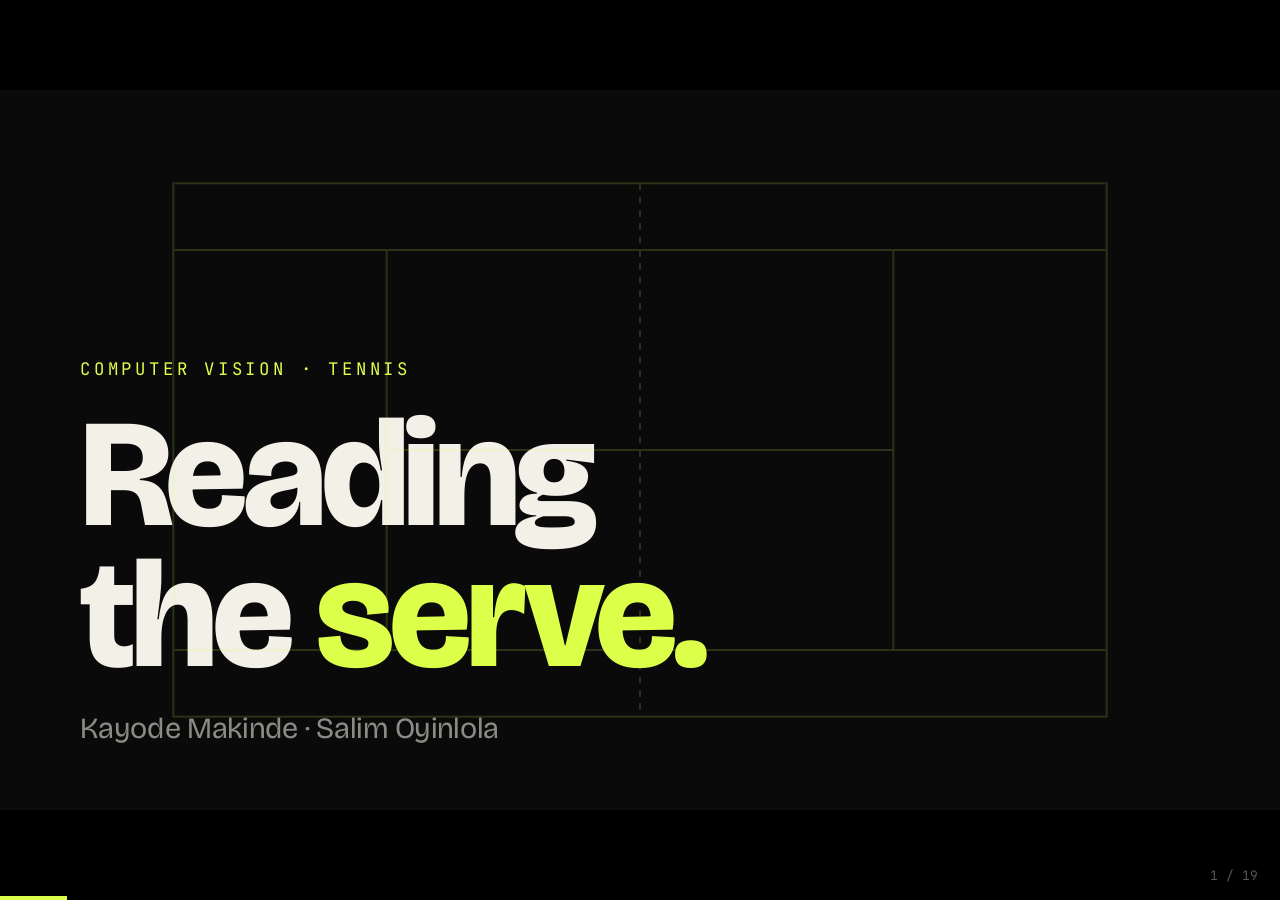
<file: slides/index.html>
<!DOCTYPE html>
<html lang="en">
<head>
<meta charset="utf-8">
<meta name="viewport" content="width=device-width, initial-scale=1">
<title>Reading the Serve — Computer Vision in Tennis</title>
<link rel="preconnect" href="https://fonts.googleapis.com">
<link rel="preconnect" href="https://fonts.gstatic.com" crossorigin>
<link href="https://fonts.googleapis.com/css2?family=Bricolage+Grotesque:opsz,wght@12..96,400;12..96,700;12..96,800&family=JetBrains+Mono:wght@400;600&display=swap" rel="stylesheet">
<!--
  ╔══════════════════════════════════════════════════════════════════╗
  ║  HOW TO ADD / EDIT SLIDES                                        ║
  ║                                                                  ║
  ║  Every slide is one <section class="slide ...">. Copy one, paste ║
  ║  it where you want it, change the words. Order = order in file.  ║
  ║                                                                  ║
  ║  MEDIA SLOTS  (<figure class="media" ...>)                       ║
  ║   data-id    unique name (required — used to remember drops)     ║
  ║   data-yt    YouTube video id   e.g. data-yt="MxpI9GKizZE"       ║
  ║   data-src   local file next to this html, e.g. media/salah.jpg  ║
  ║              or media/serve1.mp4 (videos autoplay, muted, loop)  ║
  ║   data-label what the empty slot says                            ║
  ║                                                                  ║
  ║  OR just drag an image / video file onto any slot while the      ║
  ║  deck is open. It is remembered in this browser. Hover a slot    ║
  ║  and click ✕ to clear it.                                        ║
  ║                                                                  ║
  ║  KEYS  ← → / Space: move   O: overview   N: notes   F: fullscreen║
  ║        E: switch YouTube between in-slide play / open-in-tab     ║
  ║                                                                  ║
  ║  Speaker notes: <aside class="notes">…</aside> inside a slide.   ║
  ║                                                                  ║
  ║  LAYOUTS: title · divider · full · split · stat · grid5 · trio   ║
  ╚══════════════════════════════════════════════════════════════════╝
-->
<style>
:root{
  --bg:#0a0a0b; --ink:#f3f0e8; --mute:#8b8a84; --line:#2a2a2c;
  --ball:#dcff4a; --clay:#e2734a; --grass:#3f7d4e; --hard:#3c6fd6;
  --display:"Bricolage Grotesque", system-ui, sans-serif;
  --mono:"JetBrains Mono", ui-monospace, monospace;
}
*{box-sizing:border-box;margin:0;padding:0}
html,body{height:100%;background:#000;color:var(--ink);overflow:hidden;font-family:var(--display)}
#viewport{position:fixed;inset:0;overflow:hidden}
#stage{width:1920px;height:1080px;position:absolute;left:50%;top:50%;transform-origin:center center;background:var(--bg);overflow:hidden}

/* ---------- slides ---------- */
.slide{position:absolute;inset:0;padding:96px 120px;display:none;flex-direction:column}
.slide.active{display:flex;animation:in .5s cubic-bezier(.2,.7,.2,1)}
@keyframes in{from{opacity:0;transform:translateY(14px)}to{opacity:1;transform:none}}
.notes{display:none}

.kicker{font-family:var(--mono);font-size:26px;letter-spacing:.18em;text-transform:uppercase;color:var(--ball)}
h1,h2{font-weight:800;letter-spacing:-.035em;line-height:.92}
h1{font-size:200px}
h2{font-size:112px}
.sub{font-size:44px;color:var(--mute);font-weight:400;letter-spacing:-.01em}
.cite{font-family:var(--mono);font-size:20px;color:var(--mute);letter-spacing:.04em}
.ball{color:var(--ball)}
.chips{display:flex;gap:16px;flex-wrap:wrap}
.chip{font-family:var(--mono);font-size:26px;padding:12px 22px;border:1.5px solid var(--line);border-radius:999px;color:var(--ink);background:rgba(10,10,11,.6);backdrop-filter:blur(6px)}
.chip b{color:var(--ball);font-weight:600}

/* title */
.slide.title{justify-content:flex-end;gap:36px}
.slide.title h1{font-size:230px}
.court-bg{position:absolute;inset:0;opacity:.16;pointer-events:none}

/* divider */
.slide.divider{justify-content:center;gap:24px}
.slide.divider .num{font-family:var(--mono);font-size:34px;color:var(--ball);letter-spacing:.2em}
.slide.divider h2{font-size:170px}

/* full-bleed media w/ caption */
.slide.full{padding:0}
.slide.full > .media{position:absolute;inset:0;border-radius:0}
.slide.full .cap{position:absolute;left:0;right:0;bottom:0;padding:200px 120px 84px;
  background:linear-gradient(to top,rgba(10,10,11,.96) 0%,rgba(10,10,11,.7) 45%,transparent 100%);
  display:flex;flex-direction:column;gap:22px;pointer-events:none}
.slide.full .cap .chips{pointer-events:auto}
.slide.full .cap.top{top:0;bottom:auto;padding:84px 120px 200px;background:linear-gradient(to bottom,rgba(10,10,11,.92),transparent)}

/* grid4 · 2×2 photo grid */
.slide.grid4{gap:36px;padding:72px 120px 64px}
.g4{flex:1;min-height:0;display:grid;grid-template-columns:1fr 1fr;grid-template-rows:1fr 1fr;gap:28px}
.g4 .tile{position:relative;border-radius:28px;overflow:hidden;background:#141416}
.g4 .tile > .media{position:absolute;inset:0;border-radius:0;min-height:0}
.g4 .lab{position:absolute;left:0;right:0;bottom:0;padding:90px 34px 26px;background:linear-gradient(to top,rgba(10,10,11,.94),rgba(10,10,11,.55) 55%,transparent);display:flex;align-items:baseline;justify-content:space-between;gap:24px;pointer-events:none}
.g4 .lab .nm{font-size:46px;font-weight:800;letter-spacing:-.03em;line-height:1}
.g4 .lab .sp{font-family:var(--mono);font-size:20px;letter-spacing:.14em;text-transform:uppercase;color:var(--ball);white-space:nowrap}
.g4 .credit{position:absolute;top:14px;right:16px;font-family:var(--mono);font-size:13px;color:rgba(255,255,255,.75);background:rgba(0,0,0,.5);padding:4px 10px;border-radius:999px;pointer-events:none}

/* split */
.slide.split{flex-direction:row;gap:48px;padding:72px}
.slide.split .col{flex:1;display:flex;flex-direction:column;gap:28px;min-width:0}
.slide.split .col .media{flex:1}
.slide.split h2{font-size:96px}

/* stat */
.slide.stat{flex-direction:row;gap:72px;align-items:stretch;padding:96px 96px 96px 120px}
.slide.stat .left{width:640px;display:flex;flex-direction:column;justify-content:center;gap:28px;flex-shrink:0}
.slide.stat .big{font-size:250px;font-weight:800;letter-spacing:-.06em;line-height:.85;color:var(--ball)}
.slide.stat .unit{font-size:46px;line-height:1.1;color:var(--ink)}
.slide.stat .right{flex:1;display:flex}
.slide.stat .right .media{flex:1}

/* grid5 */
.slide.grid5{gap:56px;justify-content:center}
.g5{display:grid;grid-template-columns:repeat(5,1fr);gap:28px;height:560px}
.g5 .tile{border:1.5px solid var(--line);border-radius:28px;padding:36px 30px;display:flex;flex-direction:column;justify-content:space-between;background:#111113;cursor:pointer;transition:border-color .2s,transform .2s}
.g5 .tile:hover{border-color:var(--ball);transform:translateY(-6px)}
.g5 .tile .n{font-family:var(--mono);font-size:28px;color:var(--ball)}
.g5 .tile svg{width:100%;height:220px}
.g5 .tile .nm{font-size:50px;font-weight:800;letter-spacing:-.03em;line-height:.95}
.g5 .tile .what{font-family:var(--mono);font-size:21px;color:var(--mute);margin-top:10px}

/* trio */
.slide.trio{gap:44px}
.trio-row{flex:1;display:grid;grid-template-columns:repeat(3,1fr);gap:32px}
.trio-row .cell{display:flex;flex-direction:column;gap:18px}
.trio-row .cell .media{flex:1}
.trio-row .q{font-size:64px;font-weight:800;letter-spacing:-.03em;text-align:center}

/* ---------- media slots ---------- */
.media{position:relative;border-radius:28px;overflow:hidden;background:#141416;min-height:200px}
.media > img,.media > video,.media > iframe{position:absolute;inset:0;width:100%;height:100%;border:0;object-fit:cover;display:block}
.media.contain > img,.media.contain > video{object-fit:contain;background:#000}
.media .ph{position:absolute;inset:18px;border:2px dashed #34343a;border-radius:20px;display:flex;flex-direction:column;align-items:center;justify-content:center;gap:18px;color:var(--mute);text-align:center;padding:30px;cursor:pointer;transition:border-color .2s,color .2s}
.media .ph:hover,.media.drag .ph{border-color:var(--ball);color:var(--ink)}
.media .ph svg{width:72px;height:72px;opacity:.7}
.media .ph .l{font-family:var(--mono);font-size:24px;letter-spacing:.06em}
.media .ph .h{font-family:var(--mono);font-size:17px;opacity:.6}
.media.drag::after{content:"Drop to place";position:absolute;inset:0;display:grid;place-items:center;background:rgba(220,255,74,.14);font-family:var(--mono);font-size:32px;color:var(--ball);z-index:5}
.media .clear{position:absolute;top:16px;right:16px;z-index:6;width:44px;height:44px;border-radius:50%;border:0;background:rgba(0,0,0,.6);color:#fff;font-size:20px;cursor:pointer;opacity:0;transition:opacity .2s}
.media:hover .clear{opacity:1}

/* youtube facade */
.yt{position:absolute;inset:0;display:flex;flex-direction:column;align-items:center;justify-content:center;gap:26px;text-decoration:none;color:var(--ink);cursor:pointer;
  background:radial-gradient(ellipse at 50% 40%,#1d1d21 0%,#0e0e10 70%)}
.yt::before{content:"";position:absolute;inset:0;background:repeating-linear-gradient(90deg,transparent 0 119px,rgba(255,255,255,.025) 119px 120px),repeating-linear-gradient(0deg,transparent 0 119px,rgba(255,255,255,.025) 119px 120px)}
.yt .play{position:relative;width:150px;height:150px;border-radius:50%;background:var(--ball);display:grid;place-items:center;box-shadow:0 0 0 0 rgba(220,255,74,.5);animation:pulse 2.4s infinite}
.yt .play svg{width:56px;height:56px;margin-left:8px}
@keyframes pulse{0%{box-shadow:0 0 0 0 rgba(220,255,74,.45)}70%{box-shadow:0 0 0 34px rgba(220,255,74,0)}100%{box-shadow:0 0 0 0 rgba(220,255,74,0)}}
.yt .t{position:relative;font-family:var(--mono);font-size:24px;letter-spacing:.08em;text-transform:uppercase;color:var(--mute);max-width:80%;text-align:center}
.yt .ext{position:relative;font-family:var(--mono);font-size:17px;color:#5d5d62}
.yt-link{position:absolute;bottom:16px;right:16px;z-index:6;font-family:var(--mono);font-size:16px;color:#ddd;background:rgba(0,0,0,.6);padding:8px 14px;border-radius:999px;text-decoration:none;opacity:0;transition:opacity .2s}
.media:hover .yt-link{opacity:1}
.slide.full .yt{padding-bottom:260px}

/* ---------- custom figures ---------- */
.timeline{display:flex;align-items:flex-start;gap:0;margin-top:20px}
.timeline .ev{flex:1;position:relative;padding-top:52px}
.timeline .ev::before{content:"";position:absolute;top:14px;left:0;right:0;height:3px;background:var(--line)}
.timeline .ev::after{content:"";position:absolute;top:2px;left:0;width:28px;height:28px;border-radius:50%;background:var(--ball)}
.timeline .y{font-size:58px;font-weight:800;letter-spacing:-.03em}
.timeline .w{font-family:var(--mono);font-size:22px;color:var(--mute);margin-top:6px}

.bignums{display:flex;gap:80px}
.bignums .bn .v{font-size:150px;font-weight:800;letter-spacing:-.05em;line-height:.9}
.bignums .bn .k{font-family:var(--mono);font-size:26px;color:var(--mute);letter-spacing:.1em;text-transform:uppercase;margin-top:12px}

.stamp{display:inline-block;border:6px solid var(--ball);color:var(--ball);padding:10px 34px;border-radius:18px;font-size:84px;font-weight:800;letter-spacing:-.02em;transform:rotate(-4deg)}

/* ---------- chrome ---------- */
#bar{position:fixed;left:0;bottom:0;height:4px;background:var(--ball);transition:width .35s;z-index:20}
#count{position:fixed;right:22px;bottom:16px;font-family:var(--mono);font-size:13px;color:#555;z-index:20;user-select:none}
#nav{position:fixed;left:50%;bottom:14px;transform:translateX(-50%);display:flex;gap:8px;z-index:20;opacity:0;transition:opacity .25s}
body:hover #nav{opacity:1}
#nav button{background:rgba(30,30,32,.85);color:#ddd;border:1px solid #333;border-radius:999px;font-family:var(--mono);font-size:13px;padding:8px 14px;cursor:pointer}
#nav button:hover{border-color:var(--ball);color:#fff}
#toast{position:fixed;top:20px;left:50%;transform:translateX(-50%);background:#1b1b1d;border:1px solid #333;color:#ddd;font-family:var(--mono);font-size:14px;padding:10px 18px;border-radius:999px;z-index:30;opacity:0;transition:opacity .3s;pointer-events:none}
#notes{position:fixed;left:0;right:0;bottom:0;max-height:34vh;overflow:auto;background:rgba(14,14,16,.97);border-top:1px solid #333;padding:22px 32px 40px;font-size:18px;line-height:1.5;color:#cfcfcf;z-index:25;display:none;font-family:system-ui,sans-serif}
#notes.on{display:block}
#notes b{color:var(--ball)}

/* overview */
body.overview #viewport{display:none}
#ov{display:none;position:fixed;inset:0;overflow:auto;padding:40px;background:#050505;z-index:15}
body.overview #ov{display:grid;grid-template-columns:repeat(auto-fill,minmax(300px,1fr));gap:22px;align-content:start}
#ov .th{aspect-ratio:16/9;border:1px solid #2a2a2c;border-radius:12px;padding:18px;cursor:pointer;display:flex;flex-direction:column;justify-content:space-between;background:#0e0e10}
#ov .th:hover,#ov .th.cur{border-color:var(--ball)}
#ov .th .i{font-family:var(--mono);font-size:12px;color:var(--ball)}
#ov .th .tt{font-size:22px;font-weight:700;letter-spacing:-.02em;line-height:1.05}

.preds{display:flex;flex-direction:column;gap:22px}
.preds .p{display:flex;justify-content:space-between;align-items:baseline;border-bottom:1.5px solid var(--line);padding-bottom:18px}
.preds .m{font-family:var(--mono);font-size:28px;color:var(--mute)}
.preds .v{font-size:56px;font-weight:800;letter-spacing:-.02em}
.preds .v.no{color:var(--clay)} .preds .v.no::after{content:" ✗"}
.preds .v.ok{color:var(--ball)} .preds .v.ok::after{content:" ✓"}
.limits{display:grid;grid-template-columns:repeat(4,1fr);gap:40px}
.limits .b{font-size:260px;font-weight:800;letter-spacing:-.06em;line-height:.9;color:var(--ball)}
.limits .t{font-size:46px;font-weight:700;letter-spacing:-.02em;margin-top:18px}

/* ---------- analysis figures ---------- */
.result-legend{display:flex;gap:30px;align-items:center;font-family:var(--mono);font-size:20px;color:var(--mute)}
.result-legend span{display:flex;align-items:center;gap:10px}
.result-legend i{width:24px;height:8px;border-radius:99px;background:var(--ink);display:inline-block}
.result-legend .broad i{background:var(--ball)}
.result-legend .llm i{background:var(--clay)}
.result-legend .trained i{background:var(--ball)}
.result-bars{display:flex;flex-direction:column;gap:17px;flex:1;justify-content:center}
.result-row{display:grid;grid-template-columns:330px 1fr 108px;gap:22px;align-items:center}
.result-row .model{font-size:28px;font-weight:700;line-height:1}
.result-row .model small{display:block;font-family:var(--mono);font-weight:400;font-size:17px;color:var(--mute);margin-top:9px}
.pair-track{height:52px;border-radius:10px;background:#171719;position:relative;overflow:visible}
.pair-track .fine,.pair-track .broad{position:absolute;left:0;border-radius:10px}
.pair-track .broad{top:0;height:22px;background:var(--ball)}
.pair-track .fine{bottom:0;height:22px;background:var(--ink)}
.result-row .vals{font-family:var(--mono);font-size:22px;line-height:1.45;text-align:right}
.result-row .vals b{color:var(--ball)}

.heatmap-wrap{display:grid;grid-template-columns:290px 1fr;gap:28px;min-height:0;flex:1}
.heatmap-copy{display:flex;flex-direction:column;justify-content:flex-end;gap:26px;padding-bottom:6px}
.heatmap-copy .big-callout{font-size:92px;font-weight:800;letter-spacing:-.05em;line-height:.88;color:var(--ball)}
.heatmap-copy p{font-size:30px;line-height:1.15;color:var(--mute)}
.heatmap{display:grid;gap:7px;align-content:center;min-height:0}
.heatmap.broad-map{grid-template-columns:285px repeat(4,1fr)}
.heatmap.class-map{grid-template-columns:280px repeat(6,1fr)}
.hm-head{font-family:var(--mono);font-size:18px;color:var(--mute);display:flex;align-items:flex-end;justify-content:center;text-align:center;padding:0 8px 8px;line-height:1.15}
.hm-label{font-size:25px;font-weight:700;display:flex;align-items:center;padding-right:18px;line-height:1}
.hm-label small{display:block;font-family:var(--mono);font-weight:400;font-size:15px;color:var(--mute);margin-top:6px}
.hm-cell{height:60px;border:1px solid #26262a;border-radius:9px;display:grid;place-items:center;font-family:var(--mono);font-size:21px;font-weight:600;color:var(--ink)}
.class-map .hm-cell{height:45px;font-size:18px}
.class-map .hm-label{font-size:21px}
.hm-cell.hard{outline:2px solid var(--clay);outline-offset:-2px}
.hm-scale{display:flex;align-items:center;gap:10px;font-family:var(--mono);font-size:17px;color:var(--mute)}
.hm-scale .grad{width:180px;height:12px;border-radius:99px;background:linear-gradient(90deg,#241713,#796126,var(--ball))}

.matrix-pair{display:grid;grid-template-columns:1fr 1fr;gap:48px;flex:1;min-height:0}
.matrix-panel{display:flex;flex-direction:column;gap:16px;min-width:0}
.matrix-title{display:flex;justify-content:space-between;align-items:baseline}
.matrix-title b{font-size:34px}
.matrix-title span{font-family:var(--mono);font-size:17px;color:var(--mute)}
.conf-matrix{display:grid;grid-template-columns:108px repeat(12,1fr);gap:4px;align-content:center;flex:1}
.mx-head{font-family:var(--mono);font-size:14px;color:var(--mute);display:grid;place-items:center;height:30px}
.mx-label{font-family:var(--mono);font-size:15px;color:var(--mute);display:flex;align-items:center;justify-content:flex-end;padding-right:8px}
.mx-cell{height:38px;border-radius:5px;display:grid;place-items:center;font-family:var(--mono);font-size:13px;color:var(--ink);border:1px solid rgba(255,255,255,.04)}
.mx-cell.diag{color:#111;font-weight:700}
.mx-key{font-family:var(--mono);font-size:15px;color:var(--mute);line-height:1.45}

.pair-list{display:flex;flex-direction:column;gap:25px;flex:1;justify-content:center}
.pair-item{display:grid;grid-template-columns:380px 1fr 250px;gap:26px;align-items:center}
.pair-name{font-size:28px;font-weight:700;line-height:1.05}
.pair-bars{display:flex;flex-direction:column;gap:8px}
.pair-line{height:18px;background:#171719;border-radius:99px;overflow:hidden}
.pair-line span{display:block;height:100%;border-radius:99px}
.pair-line.llm span{background:var(--clay)}
.pair-line.trained span{background:var(--ball)}
.pair-values{font-family:var(--mono);font-size:18px;line-height:1.55;color:var(--mute)}
.pair-values b{font-weight:600;color:var(--ink)}

.shared-layout{display:grid;grid-template-columns:500px 1fr;gap:74px;flex:1;min-height:0}
.shared-stats{display:flex;flex-direction:column;justify-content:center;gap:46px}
.shared-stat .v{font-size:150px;font-weight:800;letter-spacing:-.06em;line-height:.8;color:var(--ball)}
.shared-stat .k{font-size:31px;line-height:1.05;margin-top:18px}
.shared-classes{display:flex;flex-direction:column;justify-content:center;gap:30px}
.shared-class{display:grid;grid-template-columns:260px 1fr 85px;gap:18px;align-items:center}
.shared-class .nm{font-size:27px;font-weight:700}
.shared-class .track{height:30px;background:#171719;border-radius:99px;overflow:hidden}
.shared-class .track span{height:100%;display:block;background:var(--clay);border-radius:99px}
.shared-class .track.pose span{background:var(--ball)}
.shared-class .v{font-family:var(--mono);font-size:22px;text-align:right}
.shared-note{border-top:1px solid var(--line);padding-top:24px;font-size:28px;color:var(--mute);line-height:1.15}
.shared-note b{color:var(--ink)}

/* Unity proof of concept */
.slide.prototype{gap:24px;padding:58px 90px 46px}
.slide.prototype h2{font-size:76px}
.prototype-row{display:grid;grid-template-columns:1fr 1fr;gap:38px;flex:1;min-height:0}
.prototype-item{display:grid;grid-template-rows:auto 1fr;gap:12px;min-height:0}
.prototype-label{display:flex;align-items:baseline;justify-content:space-between;gap:24px}
.prototype-label b{font-size:34px;letter-spacing:-.02em}
.prototype-label span{font-family:var(--mono);font-size:18px;color:var(--mute);text-align:right}
.prototype-label .miss{color:var(--clay)}
.prototype-label .hit{color:var(--ball)}
.prototype-row .media{min-height:0;border:1.5px solid var(--line);border-radius:22px}
</style>
</head>
<body>
<div id="viewport"><div id="stage">
<!-- ═════════════════════ 1 · THE IDEA ═════════════════════ -->
<section class="slide title" data-name="Title">
  <svg class="court-bg" viewBox="0 0 1920 1080" fill="none" stroke="#dcff4a" stroke-width="3">
    <rect x="260" y="140" width="1400" height="800"/>
    <line x1="260" y1="240" x2="1660" y2="240"/><line x1="260" y1="840" x2="1660" y2="840"/>
    <line x1="960" y1="140" x2="960" y2="940" stroke-dasharray="10 10"/>
    <line x1="580" y1="240" x2="580" y2="840"/><line x1="1340" y1="240" x2="1340" y2="840"/>
    <line x1="580" y1="540" x2="1340" y2="540"/>
  </svg>
  <div class="kicker">Computer vision · Tennis</div>
  <h1>Reading<br>the <span class="ball">serve.</span></h1>
  <div class="sub">Kayode Makinde · Salim Oyinlola</div>
  <aside class="notes">Can a model tell a flat, slice and kick serve apart from video?</aside>
</section>

<section class="slide grid4" data-name="0 · CV in sport">
  <div class="kicker">Computer vision · Sport</div>
  <div class="g4">
    <div class="tile"><figure class="media" data-id="cv-tracklimits" data-src="media/f1-track-limits.png" data-label="F1 track limits"></figure><div class="lab"><div class="nm">Track limits</div><div class="sp">Formula 1</div></div></div>
    <div class="tile"><figure class="media" data-id="cv-offside" data-src="media/cv-offside.jpg" data-label="VAR offside"></figure><span class="credit">FIFA · semi-automated offside</span><div class="lab"><div class="nm">VAR · offside</div><div class="sp">Football</div></div></div>
    <div class="tile"><figure class="media" data-id="cv-balltracking" data-src="media/cv-balltracking.jpg" data-label="Ball tracking"></figure><div class="lab"><div class="nm">Ball tracking &amp; replay</div><div class="sp">Tennis</div></div></div>
    <div class="tile"><figure class="media" data-id="cv-movement" data-src="media/cv-movement.jpg" data-label="Movement analysis"></figure><span class="credit">THETIS dataset</span><div class="lab"><div class="nm">Stroke &amp; movement analysis</div><div class="sp">Coaching</div></div></div>
  </div>
  <aside class="notes"><b>Where computer vision already works in sport:</b> track-limit checks in Formula 1, VAR offside lines in football, ball tracking and replay graphics, and analysis of how athletes move. The rest of this talk asks whether models can do the last one: recognise which stroke a player is hitting.</aside>
</section>

<section class="slide full" data-name="1 · In or out? Solved">
  <figure class="media" data-id="wimbledon" data-src="media/inandout-1.mp4" data-label="In or out? · electronic line calling"></figure>
  <div class="cap top">
    <div class="kicker">In or out?</div>
  </div>
  <div class="cap">
    <div class="timeline">
      <div class="ev"><div class="y">2021</div><div class="w">Australian Open · all courts</div></div>
      <div class="ev"><div class="y">2025</div><div class="w">Whole ATP Tour</div></div>
      <div class="ev"><div class="y ball">2025</div><div class="w">Wimbledon · after 148 yrs</div></div>
    </div>
  </div>
  <aside class="notes"><b>Why care, part 1:</b> computer vision already officiates tennis. Electronic line calling replaced line judges at the Australian Open in 2021, across the ATP Tour in 2025, and at Wimbledon in 2025. Whether the ball is in or out is a solved problem.</aside>
</section>

<section class="slide full" data-name="1 · In or out? Solved">
  <figure class="media" data-id="wimbledon-2" data-src="media/inandout-2.mp4" data-label="In or out? · electronic line calling"></figure>
  <div class="cap top">
    <div class="kicker">In or out?</div>
    <div><span class="stamp">SOLVED</span></div>
  </div>
  <div class="cap">
    <div class="timeline">
      <div class="ev"><div class="y">2021</div><div class="w">Australian Open · all courts</div></div>
      <div class="ev"><div class="y">2025</div><div class="w">Whole ATP Tour</div></div>
      <div class="ev"><div class="y ball">2025</div><div class="w">Wimbledon · after 148 yrs</div></div>
    </div>
  </div>
  <aside class="notes"><b>Why care, part 1:</b> computer vision already officiates tennis. Electronic line calling replaced line judges at the Australian Open in 2021, across the ATP Tour in 2025, and at Wimbledon in 2025. Whether the ball is in or out is a solved problem.</aside>
</section>

<section class="slide trio" data-name="1 · Which serve? (the question)">
  <div class="kicker">The question</div>
  <h2>Can a model tell these <span class="ball">apart?</span></h2>
  <div class="trio-row">
    <div class="cell"><figure class="media contain" data-id="ex-flat" data-src="media/8c182b27.mp4" data-label="flat serve · p9_serflat_s1"></figure><div class="q">A</div></div>
    <div class="cell"><figure class="media contain" data-id="ex-kick" data-src="media/e704d5ff.mp4" data-label="kick serve · p18_serkick_s2"></figure><div class="q">B</div></div>
    <div class="cell"><figure class="media contain" data-id="ex-slice" data-src="media/17fbb268.mp4" data-label="slice serve · p36_serslice_s2"></figure><div class="q">C</div></div>
  </div>
  <aside class="notes"><b>The question:</b> can a model tell flat, slice and kick serves apart? Play the three clips and ask the room to name each. <b>Answer:</b> A = flat, B = kick, C = slice. <b>Why it matters:</b> the serve starts every point, and knowing which serve a player picks (on break point, out wide) is scouting. Today that tagging is done by hand.</aside>
</section>

<!-- ═════════════════════ 2 · PREDICTION ═════════════════════ -->
<section class="slide divider" data-name="2 · Prediction">
  <div class="num">02 · Prediction</div>
  <h2>Shot type: <span class="ball">easy.</span><br>Serve type: <span style="color:var(--clay)">hard.</span></h2>
  <div class="chips" style="margin-top:20px"><span class="chip">trained models <b>&gt;</b> frontier models</span></div>
  <aside class="notes"><b>What we expected, before running it:</b> (1) Every model should tell a serve from a volley from a groundstroke, because the whole-body motion is very different. (2) Serve type should be hard, because flat, slice and kick differ mainly in racket angle and spin in a split second, and THETIS has no ball, so the spin is invisible. (3) Models trained on THETIS—including Pose CNN and X3D—should beat frontier models used zero-shot, while pose may be especially strong on body-defined motion and weak where racket or ball cues matter.</aside>
</section>

<!-- ═════════════════════ 3 · SETUP ═════════════════════ -->
<section class="slide split" data-name="3 · Setup">
  <div class="col" style="justify-content:center;gap:34px">
    <div class="kicker">Frontier · zero-shot</div>
    <h2 style="font-size:84px">Claude Opus 5.5<br>ChatGPT GPT-6<br>Gemini Hydrogen</h2>
    <div class="chips"><span class="chip"><b>60</b> clips · 5 per class</span><span class="chip">filenames hidden</span></div>
  </div>
  <div class="col" style="justify-content:center;gap:34px;border-left:1.5px solid var(--line);padding-left:48px">
    <div class="kicker">Trained</div>
    <h2 style="font-size:70px">Pose CNN · MediaPipe<br>X3D · video<br>X3D · 3D skeleton</h2>
    <div class="chips"><span class="chip">Pose CNN: same 60 clips</span><span class="chip">X3D: held-out sets</span></div>
    <div class="cite">Dataset · THETIS — Gourgari, S., Goudelis, G., Karpouzis, K., &amp; Kollias, S. (2013). Thetis: Three-dimensional tennis shots a human action dataset. In <i>Proceedings of the IEEE Conference on Computer Vision and Pattern Recognition Workshops</i> (pp. 676–681).</div>
  </div>
  <aside class="notes"><b>Data:</b> THETIS has 12 stroke classes recorded with Kinect and no visible ball. <b>Shared 60-clip set:</b> Claude Opus 5.5, ChatGPT GPT-6, Gemini Hydrogen and Pose CNN classify the same five clips per class. Pose CNN is a one-dimensional CNN trained on pose sequences extracted with MediaPipe Holistic. <b>X3D condition:</b> X3D RGB uses 396 held-out clips. X3D Skeleton 3D uses 250. <b>Measures:</b> exact class accuracy and broad category accuracy across groundstroke, volley, serve and overhead.</aside>
</section>

<!-- ═════════════════════ 4 · RESULTS ═════════════════════ -->
<section class="slide" data-name="4 · Overall accuracy" style="gap:36px;padding:76px 120px 72px">
  <div class="kicker">Results</div>
  <h2 style="font-size:82px">Pose CNN reaches <span class="ball">68% exact</span> and 90% broad accuracy.</h2>
  <div class="result-legend"><span><i></i>12-class accuracy</span><span class="broad"><i></i>4-category accuracy</span></div>
  <div class="result-bars">
    <div class="result-row"><div class="model">Pose CNN<small>trained pose · n=60</small></div><div class="pair-track"><span class="broad" style="width:90%"></span><span class="fine" style="width:68.3%"></span></div><div class="vals"><b>90%</b><br>68%</div></div>
    <div class="result-row"><div class="model">X3D RGB<small>trained · n=396</small></div><div class="pair-track"><span class="broad" style="width:83.1%"></span><span class="fine" style="width:61.6%"></span></div><div class="vals"><b>83%</b><br>62%</div></div>
    <div class="result-row"><div class="model">X3D Skeleton 3D<small>trained · n=250</small></div><div class="pair-track"><span class="broad" style="width:76%"></span><span class="fine" style="width:52.8%"></span></div><div class="vals"><b>76%</b><br>53%</div></div>
    <div class="result-row"><div class="model">Claude Opus 5.5<small>frontier · n=60</small></div><div class="pair-track"><span class="broad" style="width:80%"></span><span class="fine" style="width:51.7%"></span></div><div class="vals"><b>80%</b><br>52%</div></div>
    <div class="result-row"><div class="model">ChatGPT GPT-6<small>frontier · n=60</small></div><div class="pair-track"><span class="broad" style="width:86.7%"></span><span class="fine" style="width:36.7%"></span></div><div class="vals"><b>87%</b><br>37%</div></div>
    <div class="result-row"><div class="model">Gemini Hydrogen<small>frontier · n=60</small></div><div class="pair-track"><span class="broad" style="width:71.7%"></span><span class="fine" style="width:26.7%"></span></div><div class="vals"><b>72%</b><br>27%</div></div>
  </div>
  <div class="cite">Pose CNN and frontier models share the same 60 clips. X3D models use separate held-out test sets.</div>
  <aside class="notes">Pose CNN records the highest observed exact accuracy at 68% and broad accuracy at 90%. Its result is directly paired with the three frontier models because all four classify the same 60 clips. X3D RGB reaches 62% exact accuracy on a larger, separate test set. Broad accuracy remains higher than exact accuracy for every model.</aside>
</section>

<section class="slide" data-name="4 · Broad categories" style="gap:32px;padding:74px 120px 70px">
  <div class="kicker">Broad category accuracy</div>
  <h2 style="font-size:82px">Groundstrokes are stable. Volleys expose the <span class="ball">model split.</span></h2>
  <div class="heatmap-wrap">
    <div class="heatmap-copy"><div class="big-callout">100%</div><p>Pose CNN on groundstrokes and serves<br><span style="color:var(--clay)">60%</span> on volleys and overheads</p><div class="hm-scale"><span>0</span><span class="grad"></span><span>100%</span></div></div>
    <div class="heatmap broad-map" id="broad-heatmap"></div>
  </div>
  <aside class="notes">Pose CNN gets all 30 groundstrokes and all 15 serves into the correct broad family. Its broad errors come from volleys and overheads. Across all models, groundstrokes remain the most reliable broad family. Claude still shows the sharpest category imbalance, with 97% on groundstrokes and 10% on volleys.</aside>
</section>

<section class="slide" data-name="4 · Class recall" style="gap:28px;padding:66px 120px 62px">
  <div class="kicker">Exact class recall</div>
  <h2 style="font-size:78px">Slice serve and flat serve challenge <span class="ball">every model.</span></h2>
  <div class="heatmap class-map" id="class-heatmap" style="flex:1"></div>
  <div class="cite">Outlined cells mark classes where every model remains below 50% recall. Frontier and Pose CNN results move in 20-point steps.</div>
  <aside class="notes">Slice serve has the lowest equal-model mean recall at 17%. Flat serve follows at 33%. Every model stays below 50% recall on both. Pose CNN improves backhand volley to 80% and reaches 100% on backhand, two-hand backhand and forehand flat, but it does not solve the flat-versus-slice serve boundary.</aside>
</section>

<section class="slide" data-name="4 · Group confusion matrices" style="gap:26px;padding:66px 92px 58px">
  <div class="kicker">Where predictions move</div>
  <h2 style="font-size:75px">Both model families collapse the three serve types into one <span class="ball">cluster.</span></h2>
  <div class="matrix-pair">
    <div class="matrix-panel"><div class="matrix-title"><b>Frontier models</b><span>equal mean · row %</span></div><div class="conf-matrix" id="llm-matrix"></div></div>
    <div class="matrix-panel"><div class="matrix-title"><b>Trained models</b><span>equal mean · row %</span></div><div class="conf-matrix" id="trained-matrix"></div></div>
  </div>
  <div class="mx-key">BH backhand · B2 two-hand backhand · BS backhand slice · BV backhand volley · FS flat serve · FF forehand flat · FO open stance · FH forehand slice · FV forehand volley · KS kick serve · SS slice serve · SM smash</div>
  <aside class="notes">Each matrix averages row-normalized confusion matrices equally within the model family. This prevents the larger X3D RGB test set from dominating. The serve block is the strongest shared off-diagonal pattern. Frontier models add more side-of-body errors. Trained models add a forehand slice versus forehand volley confusion.</aside>
</section>

<section class="slide" data-name="4 · Hardest subtype pairs" style="gap:32px;padding:72px 120px 66px">
  <div class="kicker">Hardest subtype pairs</div>
  <h2 style="font-size:80px">Serve subtypes remain the two strongest <span class="ball">confusions.</span></h2>
  <div class="result-legend"><span class="llm"><i></i>frontier mean</span><span class="trained"><i></i>trained mean</span></div>
  <div class="pair-list">
    <div class="pair-item"><div class="pair-name">Flat serve vs slice serve</div><div class="pair-bars"><div class="pair-line llm"><span style="width:80%"></span></div><div class="pair-line trained"><span style="width:49.6%"></span></div></div><div class="pair-values"><b>40.0%</b> frontier<br><b>24.8%</b> trained</div></div>
    <div class="pair-item"><div class="pair-name">Kick serve vs slice serve</div><div class="pair-bars"><div class="pair-line llm"><span style="width:60%"></span></div><div class="pair-line trained"><span style="width:50%"></span></div></div><div class="pair-values"><b>30.0%</b> frontier<br><b>25.0%</b> trained</div></div>
    <div class="pair-item"><div class="pair-name">Forehand slice vs volley</div><div class="pair-bars"><div class="pair-line llm"><span style="width:26.6%"></span></div><div class="pair-line trained"><span style="width:61.2%"></span></div></div><div class="pair-values"><b>13.3%</b> frontier<br><b>30.6%</b> trained</div></div>
    <div class="pair-item"><div class="pair-name">Flat serve vs kick serve</div><div class="pair-bars"><div class="pair-line llm"><span style="width:26.6%"></span></div><div class="pair-line trained"><span style="width:56.6%"></span></div></div><div class="pair-values"><b>13.3%</b> frontier<br><b>28.3%</b> trained</div></div>
    <div class="pair-item"><div class="pair-name">Backhand 2H vs forehand flat</div><div class="pair-bars"><div class="pair-line llm"><span style="width:46.6%"></span></div><div class="pair-line trained"><span style="width:13.6%"></span></div></div><div class="pair-values"><b>23.3%</b> frontier<br><b>6.8%</b> trained</div></div>
  </div>
  <aside class="notes">The pair metric averages the two directional error rates. Flat versus slice serve is the hardest pair overall at 32%. Kick versus slice follows at 27%. Adding Pose CNN raises the trained mean for flat versus slice because Pose confuses those classes in both directions. The largest trained non-serve confusion remains forehand slice versus forehand volley.</aside>
</section>

<section class="slide" data-name="4 · Shared frontier failures" style="gap:34px;padding:72px 120px 72px">
  <div class="kicker">Pose CNN recovery</div>
  <h2 style="font-size:80px">Pose CNN recovers <span class="ball">7 of 15</span> shared frontier failures.</h2>
  <div class="shared-layout">
    <div class="shared-stats">
      <div class="shared-stat"><div class="v">7/15</div><div class="k">shared exact failures recovered</div></div>
      <div class="shared-stat"><div class="v">2/4</div><div class="k">shared broad failures recovered</div></div>
    </div>
    <div class="shared-classes">
      <div class="shared-class"><div class="nm">Backhand volley</div><div class="track pose"><span style="width:75%"></span></div><div class="v">3/4</div></div>
      <div class="shared-class"><div class="nm">Forehand slice</div><div class="track pose"><span style="width:100%"></span></div><div class="v">1/1</div></div>
      <div class="shared-class"><div class="nm">Forehand volley</div><div class="track pose"><span style="width:50%"></span></div><div class="v">1/2</div></div>
      <div class="shared-class"><div class="nm">Kick serve + smash</div><div class="track pose"><span style="width:100%"></span></div><div class="v">2/2</div></div>
      <div class="shared-class"><div class="nm">Slice serve</div><div class="track pose"><span style="width:0%"></span></div><div class="v">0/4</div></div>
      <div class="shared-note"><b>Pose helps on body-defined strokes.</b><br>It does not recover any shared slice-serve failure.</div>
    </div>
  </div>
  <aside class="notes">The three frontier models share 15 exact-class failures. Pose CNN correctly classifies seven of those same clips. It recovers three of four backhand-volley failures and the shared failures in forehand slice, kick serve and smash. It recovers none of the four shared slice-serve failures, reinforcing the conclusion that pose alone does not resolve that subtype.</aside>
</section>

<section class="slide split" data-name="4 · Example · slice serve">
  <div class="col" style="flex:1.4"><figure class="media contain" data-id="r-ex1" data-src="media/18f89afa.mp4" data-label="slice serve · p18_serslice_s3"></figure></div>
  <div class="col" style="justify-content:center;gap:30px">
    <div class="kicker">Truth: slice serve</div>
    <div class="preds">
      <div class="p"><span class="m">Claude</span><span class="v no">flat serve</span></div>
      <div class="p"><span class="m">ChatGPT</span><span class="v no">flat serve</span></div>
      <div class="p"><span class="m">Gemini</span><span class="v no">forehand</span></div>
      <div class="p"><span class="m">Pose CNN</span><span class="v no">flat serve</span></div>
    </div>
  </div>
  <aside class="notes">Slice serve remains the hardest class across all six models. Pose CNN also classifies this clip as flat serve and reaches only 1 of 5 on slice serve overall. Across model families, slice serve moves mainly toward flat serve or kick serve.</aside>
</section>

<section class="slide split" data-name="4 · Example · smash">
  <div class="col" style="flex:1.4"><figure class="media contain" data-id="r-ex2" data-src="media/bbd13102.mp4" data-label="smash · p45_smash_s2"></figure></div>
  <div class="col" style="justify-content:center;gap:30px">
    <div class="kicker">Truth: smash</div>
    <div class="preds">
      <div class="p"><span class="m">Claude</span><span class="v no">flat serve</span></div>
      <div class="p"><span class="m">ChatGPT</span><span class="v no">slice serve</span></div>
      <div class="p"><span class="m">Gemini</span><span class="v no">flat serve</span></div>
      <div class="p"><span class="m">Pose CNN</span><span class="v ok">smash</span></div>
    </div>
  </div>
  <aside class="notes">All three frontier models classify this smash as a serve, while Pose CNN identifies the smash correctly. Pose recovers this shared frontier failure, although two other smash clips still move into flat serve or kick serve.</aside>
</section>

<!-- ═════════════════════ 5 · LIMITS ═════════════════════ -->
<section class="slide" data-name="5 · Limits" style="justify-content:center;gap:56px">
  <div class="kicker">Limits</div>
  <div class="limits">
    <div class="li"><div class="b">5</div><div class="t">clips per class</div></div>
    <div class="li"><div class="b">≠</div><div class="t">test sets</div></div>
    <div class="li"><div class="b">0</div><div class="t">balls in THETIS</div></div>
    <div class="li"><div class="b">1</div><div class="t">prompt, one run</div></div>
  </div>
  <aside class="notes"><b>Small shared-set sample:</b> Pose CNN and each frontier model use five clips per class, so one clip changes class recall by 20 points. <b>Different test sets:</b> X3D RGB uses 396 clips and X3D Skeleton 3D uses 250; direct ranking across those evaluations is not controlled. The comparison supports pattern analysis more strongly than precise ranking. <b>Missing cue:</b> THETIS contains no visible ball, so spin, trajectory and bounce are unavailable. <b>Single run:</b> the frontier evaluation uses one prompt and one run per model.</aside>
</section>

<!-- ═════════════════════ 6 · WHAT IT MEANS ═════════════════════ -->
<section class="slide split" data-name="6 · What it means">
  <div class="col" style="justify-content:center;gap:28px">
    <div class="kicker">What the results support</div>
    <h2>Body motion finds the <span class="ball">shot family.</span></h2>
  </div>
  <div class="col" style="justify-content:center;gap:28px;border-left:1.5px solid var(--line);padding-left:48px">
    <div class="kicker">What to test next</div>
    <h2>Ball flight is the next test for <span class="ball">serve types.</span></h2>
  </div>
  <aside class="notes"><b>Supported conclusion:</b> every model performs better on broad category than on exact subtype. Pose CNN's 90% broad accuracy and recovery of seven shared frontier failures strengthen the evidence that body motion is sufficient for the shot family. Serve subtypes remain the most consistent shared confusion. <b>Hypothesis:</b> the missing ball removes cues that distinguish flat, kick and slice serves. <b>Next experiment:</b> use synthetic or captured clips with visible ball flight and controlled spin, then compare the same models with and without the ball cue.</aside>
</section>

<section class="slide prototype" data-name="7 · Unity proof of concept">
  <div class="kicker">Next phase · Unity proof of concept</div>
  <h2>THETIS serves now replay from new <span class="ball">camera angles.</span></h2>
  <div class="prototype-row">
    <div class="prototype-item">
      <div class="prototype-label"><b>Player 19 · beginner</b><span class="miss">all three serves misclassified</span></div>
      <figure class="media contain" data-id="unity-p19" data-src="media/tennis_serves_p19_all_wrong.mp4" data-label="Unity reconstruction · Player 19"></figure>
    </div>
    <div class="prototype-item">
      <div class="prototype-label"><b>Player 36 · expert</b><span class="hit">all three serves correct</span></div>
      <figure class="media contain" data-id="unity-p36" data-src="media/tennis_serves_p36_all_right.mp4" data-label="Unity reconstruction · Player 36"></figure>
    </div>
  </div>
  <div class="cite">MediaPipe Holistic 3D reconstructed in Unity. Prototype only; no retraining results yet.</div>
  <aside class="notes"><b>Proof of concept:</b> we extracted MediaPipe Holistic 3D landmarks from difficult THETIS serves and replayed the motion in Unity. The left clip shows Player 19, whose flat, kick and slice serves the Pose CNN misclassified. The right shows Player 36, whose three serves it classified correctly. Each sequence appears from the front, side and a three-quarter overhead view. <b>What this establishes:</b> we can carry real THETIS motion into a controllable 3D environment and inspect the same serve from viewpoints the original dataset does not provide. <b>Current limit:</b> time constraints prevented us from generating enough Unity data to retrain the models or measure improvement. <b>Next phase:</b> vary camera angle systematically, add controlled ball flight and spin, then export labeled sequences for training and targeted evaluation of the failure cases.</aside>
</section>

<section class="slide title" data-name="Thanks">
  <div class="kicker">Next: more viewpoints and ball flight</div>
  <h1>Thank <span class="ball">you.</span></h1>
</section>

</div></div>

<div id="ov"></div>
<div id="notes"></div>
<div id="bar"></div>
<div id="count"></div>
<div id="toast"></div>
<div id="nav">
  <button data-a="prev">←</button><button data-a="ov">Overview (O)</button><button data-a="notes">Notes (N)</button><button data-a="fs">Fullscreen (F)</button><button data-a="next">→</button>
</div>
<input type="file" id="picker" accept="image/*,video/*" hidden>

<script>
(() => {
  const stage = document.getElementById('stage');
  const slides = [...document.querySelectorAll('.slide')];
  let cur = 0;

  /* ---------- scale 1920×1080 stage to window ---------- */
  function fit(){
    const s = Math.min(innerWidth/1920, innerHeight/1080);
    stage.style.transform = `translate(-50%,-50%) scale(${s})`;
  }
  addEventListener('resize', fit); fit();

  /* ---------- toast ---------- */
  const toastEl = document.getElementById('toast'); let tt;
  function toast(m){ toastEl.textContent=m; toastEl.style.opacity=1; clearTimeout(tt); tt=setTimeout(()=>toastEl.style.opacity=0,1800); }

  /* ---------- YouTube mode: inline when opened directly, link-out when sandboxed ---------- */
  let framed = false; try { framed = window.self !== window.top; } catch(e){ framed = true; }
  let ytInline = !framed;
  try { const v = localStorage.getItem('deck-yt-inline'); if (v !== null) ytInline = v === '1'; } catch(e){}

  /* ---------- IndexedDB for dropped media ---------- */
  let dbp = null;
  function db(){
    if (dbp) return dbp;
    dbp = new Promise((res) => {
      try {
        const r = indexedDB.open('serve-deck-media', 1);
        let settled = false;
        const done = value => {
          if (settled) return;
          settled = true;
          clearTimeout(timer);
          res(value);
        };
        const timer = setTimeout(() => done(null), 800);
        r.onupgradeneeded = () => r.result.createObjectStore('m');
        r.onsuccess = () => done(r.result);
        r.onerror = () => done(null);
        r.onblocked = () => done(null);
      } catch(e){ res(null); }
    });
    return dbp;
  }
  async function idb(op, key, val){
    const d = await db(); if (!d) return null;
    return new Promise((res) => {
      try {
        const tx = d.transaction('m', op==='get'?'readonly':'readwrite');
        const st = tx.objectStore('m');
        const rq = op==='get' ? st.get(key) : op==='put' ? st.put(val, key) : st.delete(key);
        rq.onsuccess = () => res(rq.result ?? null);
        rq.onerror = () => res(null);
      } catch(e){ res(null); }
    });
  }

  /* ---------- media slots ---------- */
  const ICON_IMG = '<svg viewBox="0 0 24 24" fill="none" stroke="currentColor" stroke-width="1.5"><rect x="3" y="4" width="18" height="16" rx="2"/><circle cx="9" cy="10" r="2"/><path d="M21 17l-5-5-9 8"/></svg>';
  const ICON_VID = '<svg viewBox="0 0 24 24" fill="none" stroke="currentColor" stroke-width="1.5"><rect x="3" y="5" width="14" height="14" rx="2"/><path d="M17 10l4-2v8l-4-2z"/></svg>';
  const PLAY = '<svg viewBox="0 0 24 24"><path d="M6 4l15 8-15 8z" fill="#0a0a0b"/></svg>';
  const isVid = s => /\.(mp4|webm|mov|m4v)$/i.test(s||'');

  function clearSlot(fig){ fig.querySelectorAll(':scope > :not(figcaption)').forEach(n=>n.remove()); }

  function placeholder(fig){
    clearSlot(fig);
    const vid = isVid(fig.dataset.src);
    const ph = document.createElement('div'); ph.className='ph';
    ph.innerHTML = (vid?ICON_VID:ICON_IMG) + `<div class="l">${fig.dataset.label||'Media'}</div><div class="h">drag a file here · or click</div>`;
    ph.onclick = () => pick(fig);
    fig.appendChild(ph);
  }

  function showFile(fig, url, video){
    clearSlot(fig);
    let el;
    if (video){ el=document.createElement('video'); el.src=url; el.muted=true; el.loop=true; el.playsInline=true; el.controls=false; el.onclick=()=>{ el.muted=!el.muted; toast(el.muted?'muted':'sound on'); }; }
    else { el=document.createElement('img'); el.src=url; el.alt=fig.dataset.label||''; }
    fig.appendChild(el);
    if (video && fig.closest('.slide')===slides[cur]) el.play().catch(()=>{});
    return el;
  }

  function addClear(fig){
    const b=document.createElement('button'); b.className='clear'; b.title='Remove dropped file'; b.textContent='✕';
    b.onclick = async (e)=>{ e.stopPropagation(); await idb('del', fig.dataset.id); render(fig); toast('cleared'); };
    fig.appendChild(b);
  }

  function ytFacade(fig){
    clearSlot(fig);
    const id = fig.dataset.yt, url = `https://www.youtube.com/watch?v=${id}`;
    const title = fig.dataset.title || 'Video';
    if (ytInline){
      const d=document.createElement('div'); d.className='yt';
      d.innerHTML = `<div class="play">${PLAY}</div><div class="t">${title}</div>`;
      d.onclick = () => {
        clearSlot(fig);
        const f=document.createElement('iframe');
        f.src=`https://www.youtube-nocookie.com/embed/${id}?autoplay=1&rel=0&modestbranding=1`;
        f.allow='autoplay; encrypted-media; picture-in-picture; fullscreen'; f.allowFullscreen=true;
        fig.appendChild(f);
        const a=document.createElement('a'); a.className='yt-link'; a.href=url; a.target='_blank'; a.rel='noopener'; a.textContent='open on YouTube ↗';
        fig.appendChild(a);
      };
      fig.appendChild(d);
    } else {
      const a=document.createElement('a'); a.className='yt'; a.href=url; a.target='_blank'; a.rel='noopener';
      a.innerHTML = `<div class="play">${PLAY}</div><div class="t">${title}</div><div class="ext">opens YouTube ↗</div>`;
      fig.appendChild(a);
    }
  }

  function renderBundled(fig){
    if (fig.dataset.yt){ ytFacade(fig); return; }
    if (fig.dataset.src){
      const video = isVid(fig.dataset.src);
      const el = showFile(fig, fig.dataset.src, video);
      el.addEventListener('error', () => placeholder(fig), {once:true});
      return;
    }
    placeholder(fig);
  }

  async function render(fig){
    // Do not make bundled media depend on browser storage. IndexedDB can be
    // unavailable or remain blocked when this deck is opened as a local file
    // or inside a presentation preview.
    renderBundled(fig);
    const stored = await idb('get', fig.dataset.id);
    if (stored && stored.blob){
      showFile(fig, URL.createObjectURL(stored.blob), stored.type.startsWith('video'));
      addClear(fig);
    }
  }

  async function storeFile(fig, file){
    if (!file || !/^(image|video)\//.test(file.type)) { toast('drop an image or video'); return; }
    const ok = await idb('put', fig.dataset.id, {blob:file, type:file.type, name:file.name});
    showFile(fig, URL.createObjectURL(file), file.type.startsWith('video'));
    addClear(fig);
    toast(ok===null && !(await db()) ? 'placed (not saved — storage unavailable)' : 'placed ✓ saved in this browser');
  }

  let pickTarget=null; const picker=document.getElementById('picker');
  function pick(fig){ pickTarget=fig; picker.value=''; picker.click(); }
  picker.onchange = () => { if (pickTarget && picker.files[0]) storeFile(pickTarget, picker.files[0]); };

  document.querySelectorAll('.media').forEach(fig => {
    fig.addEventListener('dragover', e => { e.preventDefault(); fig.classList.add('drag'); });
    fig.addEventListener('dragleave', () => fig.classList.remove('drag'));
    fig.addEventListener('drop', e => { e.preventDefault(); fig.classList.remove('drag'); storeFile(fig, e.dataTransfer.files[0]); });
    render(fig);
  });
  addEventListener('dragover', e => e.preventDefault());
  addEventListener('drop', e => e.preventDefault());

  /* ---------- native analysis charts ---------- */
  const broadRows = [
    ['Claude Opus 5.5','frontier',[.967,.10,1,.60]],
    ['ChatGPT GPT-6','frontier',[.90,.70,.933,.80]],
    ['Gemini Hydrogen','frontier',[.867,.50,.733,.20]],
    ['Pose CNN','trained pose',[1,.60,1,.60]],
    ['X3D RGB','trained',[.909,.636,.848,.697]],
    ['X3D Skeleton 3D','trained',[.838,.643,.80,.333]]
  ];
  const classRows = [
    ['Backhand',[1,.00,.20,1,.697,.652]],
    ['Backhand 2H',[1,.60,.40,1,.818,.70]],
    ['Backhand slice',[.60,.60,.00,.60,.515,.591]],
    ['Backhand volley',[.00,.20,.00,.80,.697,.636]],
    ['Flat serve',[.40,.40,.20,.20,.485,.286],true],
    ['Forehand flat',[.60,.20,.40,1,.788,.652]],
    ['Forehand open stance',[.60,.20,.40,.80,.909,.864]],
    ['Forehand slice',[.60,.20,.40,.80,.727,.30]],
    ['Forehand volley',[.20,.60,.20,.40,.515,.45]],
    ['Kick serve',[.60,.40,.60,.80,.333,.524]],
    ['Slice serve',[.00,.20,.20,.20,.212,.222],true],
    ['Smash',[.60,.80,.20,.60,.697,.333]]
  ];
  const classHeads = ['Claude','ChatGPT','Gemini','Pose CNN','X3D RGB','X3D skeleton'];
  function pct(v){ return Math.round(v*100)+'%'; }
  function hmStyle(v){
    const low = v < .4;
    const alpha = low ? (.10 + (.4-v)*.70) : (.12 + v*.72);
    const bg = low ? `rgba(226,115,74,${alpha})` : `rgba(220,255,74,${alpha})`;
    const color = (!low && v >= .65) ? '#111' : '#f3f0e8';
    return `background:${bg};color:${color}`;
  }
  const broadEl = document.getElementById('broad-heatmap');
  if (broadEl){
    broadEl.insertAdjacentHTML('beforeend','<div></div>'+['Groundstroke','Volley','Serve','Overhead'].map(x=>`<div class="hm-head">${x}</div>`).join(''));
    broadRows.forEach(([name,group,vals])=>{
      broadEl.insertAdjacentHTML('beforeend',`<div class="hm-label"><div>${name}<small>${group}</small></div></div>`+vals.map(v=>`<div class="hm-cell" style="${hmStyle(v)}">${pct(v)}</div>`).join(''));
    });
  }
  const classEl = document.getElementById('class-heatmap');
  if (classEl){
    classEl.insertAdjacentHTML('beforeend','<div></div>'+classHeads.map(x=>`<div class="hm-head">${x}</div>`).join(''));
    classRows.forEach(([name,vals,hard])=>{
      classEl.insertAdjacentHTML('beforeend',`<div class="hm-label">${name}</div>`+vals.map(v=>`<div class="hm-cell${hard?' hard':''}" style="${hmStyle(v)}">${pct(v)}</div>`).join(''));
    });
  }

  const mxLabels = ['BH','B2','BS','BV','FS','FF','FO','FH','FV','KS','SS','SM'];
  const llmMx = [
    [.400,0,0,.133,0,.133,.200,.133,0,0,0,0],
    [0,.667,0,0,0,.267,0,.067,0,0,0,0],
    [.200,0,.400,0,0,.067,.067,.267,0,0,0,0],
    [.133,0,.333,.067,0,0,0,.200,.267,0,0,0],
    [.067,0,0,0,.333,0,0,0,0,.133,.400,.067],
    [.067,.200,0,0,.067,.400,.267,0,0,0,0,0],
    [.200,.133,0,.067,.067,.067,.400,0,0,0,0,.067],
    [.133,0,0,.067,0,.267,.067,.400,.067,0,0,0],
    [0,0,.067,.200,0,.133,.067,.200,.333,0,0,0],
    [0,0,0,0,.133,0,0,0,0,.533,.267,.067],
    [0,0,0,0,.400,0,.067,0,0,.333,.133,.067],
    [0,0,0,.067,.200,0,.067,0,0,.067,.067,.533]
  ];
  const trainedMx = [
    [.783,.010,.014,0,0,.025,.100,0,0,.029,0,.039],
    [.017,.839,0,.017,0,.033,.077,0,0,0,0,.017],
    [.179,.030,.569,.101,0,.030,.010,.061,.020,0,0,0],
    [.010,.030,.142,.711,0,.015,0,.035,.040,0,0,.015],
    [.032,0,0,0,.324,0,.010,0,0,.345,.205,.084],
    [0,.103,.010,.010,0,.813,0,.020,0,0,0,.043],
    [0,.045,0,0,0,.097,.858,0,0,0,0,0],
    [0,.033,0,.033,0,.120,0,.609,.204,0,0,0],
    [.017,.050,0,.043,0,.010,0,.408,.455,.017,0,0],
    [0,0,0,0,.220,0,.010,0,0,.552,.176,.042],
    [.019,0,0,0,.290,0,.039,0,0,.324,.211,.118],
    [.019,.019,.019,0,.136,.010,0,0,0,.227,.029,.543]
  ];
  function renderMatrix(id,data){
    const el=document.getElementById(id); if(!el)return;
    el.insertAdjacentHTML('beforeend','<div></div>'+mxLabels.map(x=>`<div class="mx-head">${x}</div>`).join(''));
    data.forEach((row,r)=>{
      el.insertAdjacentHTML('beforeend',`<div class="mx-label">${mxLabels[r]}</div>`);
      row.forEach((v,c)=>{
        const diag=r===c;
        const alpha=diag ? (.10+v*.88) : Math.min(.86,.04+v*1.85);
        const bg=diag ? `rgba(220,255,74,${alpha})` : `rgba(226,115,74,${alpha})`;
        const color=diag && v>.48 ? '#111' : '#f3f0e8';
        const label=(diag || v>=.10) ? Math.round(v*100) : '';
        el.insertAdjacentHTML('beforeend',`<div class="mx-cell${diag?' diag':''}" style="background:${bg};color:${color}">${label}</div>`);
      });
    });
  }
  renderMatrix('llm-matrix',llmMx);
  renderMatrix('trained-matrix',trainedMx);

  /* ---------- navigation ---------- */
  const notesEl=document.getElementById('notes'), bar=document.getElementById('bar'), count=document.getElementById('count');
  function slug(i){ return 'slide-' + (i+1); }

  function go(i, fromHash){
    i = Math.max(0, Math.min(slides.length-1, i));
    const prev = slides[cur];
    if (prev && i!==cur){
      prev.querySelectorAll('video').forEach(v=>v.pause());
      prev.querySelectorAll('.media iframe').forEach(f=>render(f.closest('.media'))); // stop YouTube
    }
    slides.forEach((s,k)=>s.classList.toggle('active', k===i));
    cur = i;
    slides[i].querySelectorAll('video').forEach(v=>v.play().catch(()=>{}));
    bar.style.width = ((i+1)/slides.length*100)+'%';
    count.textContent = `${i+1} / ${slides.length}`;
    const n = slides[i].querySelector('.notes');
    notesEl.innerHTML = `<b>${i+1}. ${slides[i].dataset.name||''}</b><br>` + (n ? n.innerHTML : '<i>No notes.</i>');
    if (!fromHash){ try { history.replaceState(null,'','#'+slug(i)); } catch(e){ location.hash = slug(i); } }
    document.querySelectorAll('#ov .th').forEach((t,k)=>t.classList.toggle('cur',k===i));
  }
  function fromHash(){ const m=/^#slide-(\d+)$/.exec(location.hash); return m ? (+m[1]-1) : 0; }
  addEventListener('hashchange', () => go(fromHash(), true));

  /* overview */
  const ov=document.getElementById('ov');
  slides.forEach((s,k)=>{
    const t=document.createElement('div'); t.className='th';
    t.innerHTML=`<div class="i">${String(k+1).padStart(2,'0')}</div><div class="tt">${s.dataset.name||''}</div>`;
    t.onclick=()=>{ document.body.classList.remove('overview'); go(k); };
    ov.appendChild(t);
  });
  function toggleOv(){ document.body.classList.toggle('overview'); }

  /* tiles jump */
  document.querySelectorAll('[data-goto]').forEach(t=>t.onclick=()=>{
    const k=slides.findIndex(s=>s.dataset.name===t.dataset.goto); if(k>=0) go(k);
  });

  function fs(){
    try {
      if (!document.fullscreenElement) document.documentElement.requestFullscreen().catch(()=>toast('fullscreen not allowed here'));
      else document.exitFullscreen();
    } catch(e){ toast('fullscreen not allowed here'); }
  }

  addEventListener('keydown', e => {
    if (e.target.tagName==='INPUT') return;
    const k=e.key;
    if (['ArrowRight','PageDown',' ','Enter'].includes(k)){ e.preventDefault(); go(cur+1); }
    else if (['ArrowLeft','PageUp','Backspace'].includes(k)){ e.preventDefault(); go(cur-1); }
    else if (k==='Home') go(0);
    else if (k==='End') go(slides.length-1);
    else if (k==='o'||k==='O'||k==='Escape' && document.body.classList.contains('overview')) toggleOv();
    else if (k==='n'||k==='N') notesEl.classList.toggle('on');
    else if (k==='f'||k==='F') fs();
    else if (k==='e'||k==='E'){
      ytInline=!ytInline; try{localStorage.setItem('deck-yt-inline', ytInline?'1':'0');}catch(_){}
      document.querySelectorAll('.media[data-yt]').forEach(render);
      toast(ytInline ? 'YouTube: play inside slide' : 'YouTube: open in new tab');
    }
  });

  document.getElementById('nav').addEventListener('click', e=>{
    const a=e.target.dataset.a;
    if(a==='prev')go(cur-1); else if(a==='next')go(cur+1); else if(a==='ov')toggleOv(); else if(a==='notes')notesEl.classList.toggle('on'); else if(a==='fs')fs();
  });

  go(fromHash(), true);
})();
</script>
</body>
</html>
</file>
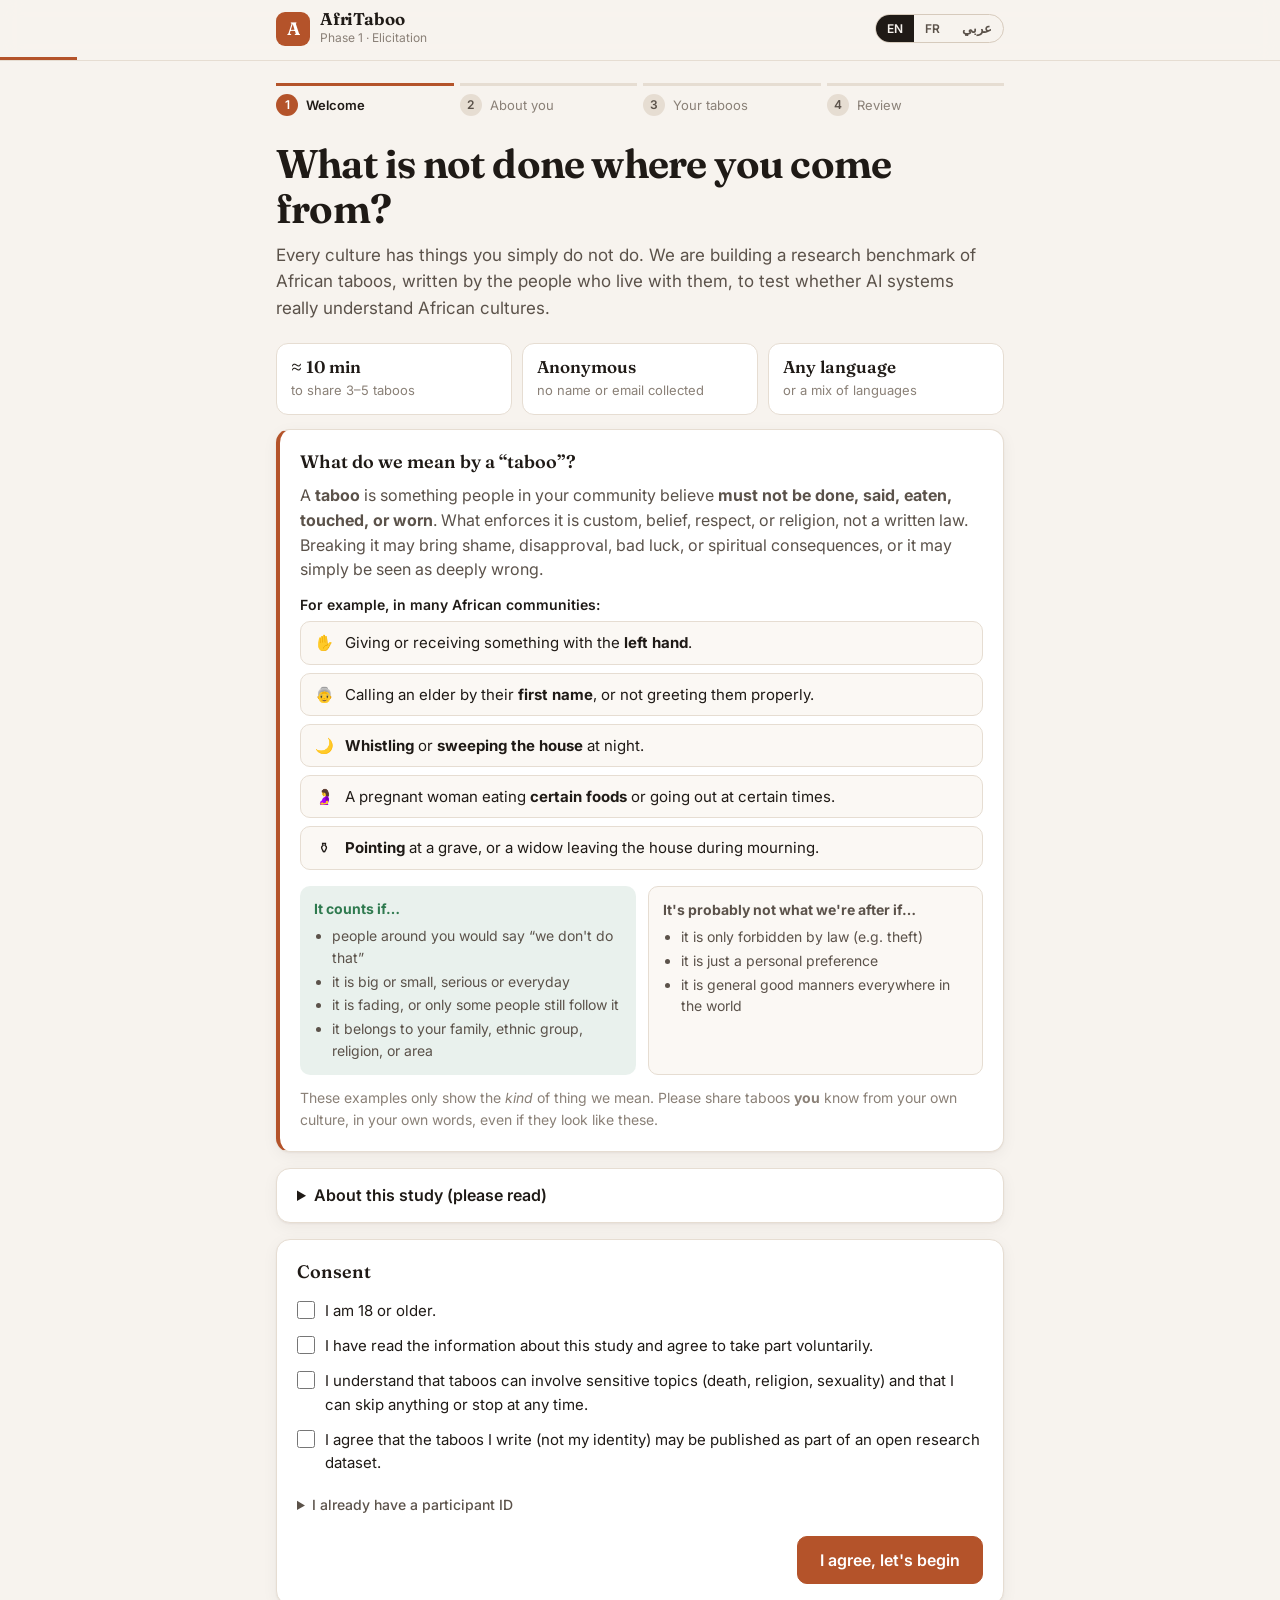
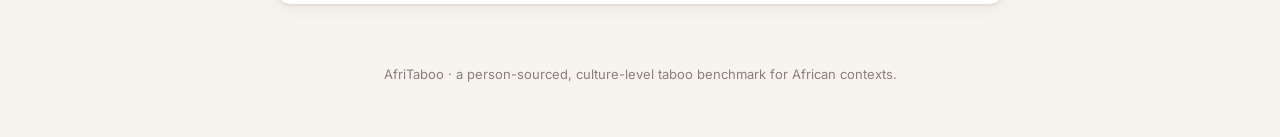
<file: taboo/index.html>
<!DOCTYPE html>
<html lang="en">
<head>
  <meta charset="utf-8" />
  <meta name="viewport" content="width=device-width, initial-scale=1" />
  <title>AfriTaboo · Share a Taboo</title>
  <meta name="description" content="Help build a person-sourced benchmark of African cultural taboos. Share taboos from your culture in your own words." />
  <meta name="robots" content="noindex" />
  <meta property="og:title" content="AfriTaboo · Share a taboo from your culture" />
  <meta property="og:description" content="A research study on how well AI understands African cultures. Takes about 10 minutes." />
  <link rel="icon" href="data:image/svg+xml,%3Csvg xmlns='http://www.w3.org/2000/svg' viewBox='0 0 64 64'%3E%3Crect width='64' height='64' rx='14' fill='%23b4532a'/%3E%3Cpath d='M18 46 32 16l14 30M23 36h18' stroke='%23fff' stroke-width='5' fill='none' stroke-linecap='round' stroke-linejoin='round'/%3E%3C/svg%3E" />
  <link rel="preconnect" href="https://fonts.googleapis.com" />
  <link rel="preconnect" href="https://fonts.gstatic.com" crossorigin />
  <link href="https://fonts.googleapis.com/css2?family=Fraunces:opsz,wght@9..144,500;9..144,650&family=Inter:wght@400;500;600&display=swap" rel="stylesheet" />
  <link rel="stylesheet" href="styles.css" />
</head>
<body>
  <a class="skip" href="#main" data-i18n="skip">Skip to form</a>

  <header class="topbar">
    <div class="wrap topbar-inner">
      <div class="brand">
        <span class="brand-mark" aria-hidden="true">A</span>
        <div>
          <div class="brand-name">AfriTaboo</div>
          <div class="brand-sub" data-i18n="phase">Phase 1 · Elicitation</div>
        </div>
      </div>
      <div class="lang" role="group" aria-label="Language">
        <button type="button" data-lang="en" aria-pressed="true">EN</button>
        <button type="button" data-lang="fr" aria-pressed="false">FR</button>
        <button type="button" data-lang="ar" aria-pressed="false" lang="ar" title="العربية">عربي</button>
      </div>
    </div>
    <div class="progress" aria-hidden="true"><div class="progress-bar" id="progressBar"></div></div>
  </header>

  <div id="testBanner" class="banner" hidden>
    <div class="wrap" data-i18n-html="testMode"></div>
  </div>
  <div id="outboxBanner" class="banner banner-warn" hidden>
    <div class="wrap"><span id="outboxText"></span> <button type="button" class="linkbtn" id="retryOutbox" data-i18n="retryNow">Retry now</button></div>
  </div>

  <main id="main" class="wrap">
    <ol class="steps" id="stepNav" aria-label="Progress">
      <li data-step="0"><span>1</span><em data-i18n="navWelcome">Welcome</em></li>
      <li data-step="1"><span>2</span><em data-i18n="navProfile">About you</em></li>
      <li data-step="2"><span>3</span><em data-i18n="navTaboos">Your taboos</em></li>
      <li data-step="3"><span>4</span><em data-i18n="navReview">Review</em></li>
    </ol>

    <!-- ============ STEP 0: WELCOME + CONSENT ============ -->
    <section class="step" data-step="0" id="step0">
      <h1 data-i18n="welcomeTitle">What is not done where you come from?</h1>
      <p class="lede" data-i18n="welcomeLede">Every culture has things you simply do not do. We are building a research benchmark of African taboos, written by the people who live with them, to test whether AI systems really understand African cultures.</p>

      <div class="facts">
        <div><strong data-i18n="factTimeV">≈ 10 min</strong><span data-i18n="factTime">to share 3–5 taboos</span></div>
        <div><strong data-i18n="factAnonV">Anonymous</strong><span data-i18n="factAnon">no name or email collected</span></div>
        <div><strong data-i18n="factLangV">Any language</strong><span data-i18n="factLang">or mix of languages</span></div>
      </div>
      <p class="counter" id="publicCount" hidden></p>

      <section class="card define" aria-labelledby="defTitle">
        <h2 class="h3" id="defTitle" data-i18n="defTitle">What do we mean by a “taboo”?</h2>
        <p class="define-lead" data-i18n-html="defLead"></p>
        <h3 class="define-sub" data-i18n="defExTitle">For example, in many African communities:</h3>
        <ul class="define-ex" data-i18n-html="defExamples"></ul>
        <div class="define-grid">
          <div class="define-yes">
            <strong data-i18n="defYesTitle">It counts if…</strong>
            <ul data-i18n-html="defYes"></ul>
          </div>
          <div class="define-no">
            <strong data-i18n="defNoTitle">It's probably not what we're after if…</strong>
            <ul data-i18n-html="defNo"></ul>
          </div>
        </div>
        <p class="define-note" data-i18n-html="defNote"></p>
      </section>

      <div id="returning" class="card card-soft" hidden>
        <h2 class="h3" data-i18n="welcomeBack">Welcome back</h2>
        <p><span data-i18n="welcomeBackText">This device remembers you as participant</span> <code dir="ltr" class="uid" id="returningId"></code>. <span data-i18n="welcomeBackText2">Your earlier answers about yourself are filled in; you can go straight to adding more taboos.</span></p>
        <div class="row">
          <button type="button" class="btn" id="continueReturning" data-i18n="continueAs">Continue with this ID</button>
          <button type="button" class="btn btn-ghost" id="startFresh" data-i18n="notMe">I'm someone else</button>
        </div>
      </div>

      <details class="card info">
        <summary data-i18n="infoSummary">About this study (please read)</summary>
        <div class="info-body" data-i18n-html="infoBody"></div>
        <p class="muted" id="contactLine" hidden></p>
      </details>

      <form id="consentForm" class="card" novalidate>
        <h2 class="h3" data-i18n="consentTitle">Consent</h2>
        <label class="check"><input type="checkbox" name="c_age" required /> <span data-i18n="consentAge">I am 18 or older.</span></label>
        <label class="check"><input type="checkbox" name="c_read" required /> <span data-i18n="consentRead">I have read the information about this study and agree to take part voluntarily.</span></label>
        <label class="check"><input type="checkbox" name="c_sensitive" required /> <span data-i18n="consentSensitive">I understand that taboos can involve sensitive topics (death, religion, sexuality) and that I can skip anything or stop at any time.</span></label>
        <label class="check"><input type="checkbox" name="c_share" required /> <span data-i18n="consentShare">I agree that the taboos I write (not my identity) may be published as part of an open research dataset.</span></label>

        <details class="mini">
          <summary data-i18n="haveId">I already have a participant ID</summary>
          <div class="field">
            <label for="existingId" data-i18n="haveIdLabel">Enter your ID (e.g. AT-7K3M-Q9)</label>
            <input dir="ltr" id="existingId" type="text" autocomplete="off" spellcheck="false" placeholder="AT-XXXX-XX" />
          </div>
        </details>
        <p class="error" id="consentError" hidden data-i18n="consentError">Please tick all four boxes to continue.</p>
        <div class="actions">
          <button type="submit" class="btn btn-lg" data-i18n="begin">I agree, let's begin</button>
        </div>
      </form>
    </section>

    <!-- ============ STEP 1: PROFILE ============ -->
    <section class="step" data-step="1" id="step1" hidden>
      <h1 data-i18n="profileTitle">About you</h1>
      <p class="lede" data-i18n="profileLede">This tells us whose culture each taboo comes from. A key question in our research is whether taboos follow countries, ethnic groups, languages, or religions, so these details matter. You answer them only once.</p>

      <div class="idcard">
        <div>
          <div class="idcard-label" data-i18n="yourId">Your participant ID</div>
          <code dir="ltr" class="uid uid-lg" id="uidDisplay"></code>
        </div>
        <button type="button" class="btn btn-ghost btn-sm" id="copyId" data-i18n="copy">Copy</button>
        <p class="idcard-note" data-i18n="idNote">Save this. It links your answers in this phase to the next phase, and lets you withdraw your data later. It is not connected to your name.</p>
      </div>

      <form id="profileForm" class="card" novalidate>
        <fieldset>
          <legend data-i18n="secCulture">Culture & origin</legend>

          <div class="field">
            <label for="country"><span data-i18n="country">Which country's culture do you most identify with?</span> <b class="req">*</b></label>
            <select id="country" name="country" required></select>
            <p class="hint" data-i18n="countryHint">The country whose customs you grew up with, even if you live elsewhere now.</p>
            <input dir="auto" id="countryOther" name="country_other" type="text" class="mt" hidden data-i18n-ph="countryOtherPh" placeholder="Please specify" />
          </div>

          <div class="field">
            <label data-i18n="yearsIn">How much of your life have you lived in that country?</label>
            <div class="pills" data-name="years_in_country">
              <label><input type="radio" name="years_in_country" value="all_most" /><span data-i18n="yearsAll">All or most</span></label>
              <label><input type="radio" name="years_in_country" value="about_half" /><span data-i18n="yearsHalf">About half</span></label>
              <label><input type="radio" name="years_in_country" value="less_half" /><span data-i18n="yearsLess">Less than half</span></label>
              <label><input type="radio" name="years_in_country" value="never" /><span data-i18n="yearsNever">Never lived there (diaspora)</span></label>
            </div>
          </div>

          <div class="field">
            <label for="ethnicInput"><span data-i18n="ethnic">Ethnic group(s)</span> <b class="req">*</b></label>
            <div class="tags" id="ethnicTags" data-name="ethnic_groups">
              <div class="tag-list"></div>
              <input dir="auto" id="ethnicInput" type="text" list="ethnicList" autocomplete="off" data-i18n-ph="ethnicPh" placeholder="Start typing, press Enter to add" />
              <datalist id="ethnicList"></datalist>
            </div>
            <p class="hint" data-i18n="ethnicHint">Add more than one if you have mixed heritage. You can be specific (e.g. a sub-group or clan) or general.</p>
            <label class="check check-sm"><input type="checkbox" id="ethnicPreferNot" name="ethnic_prefer_not" /> <span data-i18n="preferNot">Prefer not to say</span></label>
          </div>

          <div class="field">
            <label for="langInput"><span data-i18n="languages">Language(s) you speak</span> <b class="req">*</b></label>
            <div class="tags" id="langTags" data-name="languages">
              <div class="tag-list"></div>
              <input dir="auto" id="langInput" type="text" list="langList" autocomplete="off" data-i18n-ph="langPh" placeholder="Start typing, press Enter to add" />
              <datalist id="langList"></datalist>
            </div>
            <p class="hint" data-i18n="langHint">Put your first language (mother tongue) first. Drag isn't needed: click a language to make it first.</p>
          </div>
        </fieldset>

        <fieldset>
          <legend data-i18n="secReligion">Religion</legend>
          <div class="field">
            <label><span data-i18n="religion">Religion(s) you practise or identify with</span> <b class="req">*</b></label>
            <div class="checkgrid" id="religionGrid"></div>
            <input dir="auto" id="religionDetail" name="religion_detail" type="text" class="mt" data-i18n-ph="religionDetailPh" placeholder="Optional: denomination, order, or tradition" />
          </div>
          <div class="field">
            <label for="religionRaised" data-i18n="religionRaised">Religion you were raised in, if different</label>
            <select id="religionRaised" name="religion_raised"></select>
          </div>
        </fieldset>

        <fieldset>
          <legend><span data-i18n="secOptional">A little more (optional)</span></legend>
          <div class="grid2">
            <div class="field">
              <label for="region" data-i18n="region">Region, state, or town you grew up in</label>
              <input dir="auto" id="region" name="region" type="text" autocomplete="off" data-i18n-ph="regionPh" placeholder="e.g. a state, province, or town" />
            </div>
            <div class="field">
              <label for="ageBand" data-i18n="age">Age</label>
              <select id="ageBand" name="age_band">
                <option value=""></option>
                <option value="18-24">18–24</option>
                <option value="25-34">25–34</option>
                <option value="35-44">35–44</option>
                <option value="45-54">45–54</option>
                <option value="55+">55+</option>
                <option value="prefer_not" data-i18n="preferNot">Prefer not to say</option>
              </select>
            </div>
          </div>
          <div class="field">
            <label data-i18n="settlement">Where did you mostly grow up?</label>
            <div class="pills">
              <label><input type="radio" name="settlement" value="city" /><span data-i18n="setCity">City</span></label>
              <label><input type="radio" name="settlement" value="town" /><span data-i18n="setTown">Small town</span></label>
              <label><input type="radio" name="settlement" value="rural" /><span data-i18n="setRural">Village / rural</span></label>
              <label><input type="radio" name="settlement" value="mixed" /><span data-i18n="setMixed">A mix</span></label>
            </div>
          </div>
          <div class="field">
            <label data-i18n="gender">Gender</label>
            <div class="pills">
              <label><input type="radio" name="gender" value="woman" /><span data-i18n="gWoman">Woman</span></label>
              <label><input type="radio" name="gender" value="man" /><span data-i18n="gMan">Man</span></label>
              <label><input type="radio" name="gender" value="self" /><span data-i18n="gSelf">Another identity</span></label>
              <label><input type="radio" name="gender" value="prefer_not" /><span data-i18n="preferNot">Prefer not to say</span></label>
            </div>
            <p class="hint" data-i18n="genderHint">Many taboos apply differently to women and men, so this helps us read your answers.</p>
          </div>
        </fieldset>

        <p class="error" id="profileError" hidden></p>
        <div class="actions">
          <button type="button" class="btn btn-ghost" data-go="0" data-i18n="back">Back</button>
          <button type="submit" class="btn btn-lg" data-i18n="next">Next: your taboos</button>
        </div>
      </form>
    </section>

    <!-- ============ STEP 2: TABOOS ============ -->
    <section class="step" data-step="2" id="step2" hidden>
      <h1 data-i18n="taboosTitle">Share your taboos</h1>
      <p class="lede" data-i18n="taboosLede">Write each taboo the way you would explain it to a friend. Use any language, or mix languages. One taboo per entry. There are no wrong answers: small everyday ones are just as valuable as big ones.</p>

      <div class="jogger card card-soft">
        <div class="jogger-head">
          <strong data-i18n="joggerTitle">Stuck? Pick an area to jog your memory</strong>
          <button type="button" class="linkbtn" id="shuffleJogger" data-i18n="shuffle">Show others</button>
        </div>
        <div class="chips" id="joggerChips"></div>
        <p class="jogger-q" id="joggerQ" hidden></p>
      </div>

      <form id="tabooForm" class="card composer" novalidate>
        <div class="composer-head">
          <h2 class="h3" id="composerTitle" data-i18n="newTaboo">New taboo</h2>
          <span class="saved" id="draftSaved" hidden data-i18n="draftSaved">Draft saved</span>
        </div>

        <div class="field">
          <label for="tabooText"><span data-i18n="tabooText">Describe the taboo</span> <b class="req">*</b></label>
          <textarea dir="auto" id="tabooText" name="text" rows="4" maxlength="1500" data-i18n-ph="tabooPh" placeholder="It is taboo to … / You must never … / Where I come from, people do not …"></textarea>
          <div class="field-foot">
            <span class="hint" id="textHint" data-i18n="textHint">Say what must not be done, and if you can, who it applies to.</span>
            <span class="count" id="textCount">0</span>
          </div>
          <div class="nudges" id="nudges"></div>
        </div>

        <div class="grid2">
          <div class="field">
            <label for="textLang"><span data-i18n="textLang">Language you wrote it in</span> <b class="req">*</b></label>
            <select id="textLang" name="text_language"></select>
            <input dir="auto" id="textLangOther" type="text" class="mt" hidden data-i18n-ph="specify" placeholder="Please specify" />
          </div>
          <div class="field" id="translationField" hidden>
            <label for="translation" data-i18n="translation">English translation (optional but very helpful)</label>
            <textarea dir="auto" id="translation" name="translation_en" rows="2" maxlength="1500"></textarea>
          </div>
        </div>

        <div class="field">
          <label><span data-i18n="theme">What is it about?</span> <b class="req">*</b> <span class="hint-inline" data-i18n="themeHint">Pick one or more. The first you pick is the main theme.</span></label>
          <div class="suggest" id="themeSuggest" hidden><span data-i18n="suggested">Suggested from your text:</span> <span class="chips" id="themeSuggestChips"></span></div>
          <div class="chips chips-select" id="themeChips"></div>
          <input dir="auto" id="themeOther" type="text" class="mt" hidden data-i18n-ph="themeOtherPh" placeholder="Describe the theme" />
        </div>

        <div class="field">
          <label><span data-i18n="scope">Who holds this taboo?</span> <b class="req">*</b> <span class="hint-inline" data-i18n="scopeHint">Tick all that apply.</span></label>
          <div class="checkgrid checkgrid-2" id="scopeGrid"></div>
        </div>

        <div class="field">
          <label for="belongsTo" data-i18n="belongsTo">Which group or community does it belong to?</label>
          <input dir="auto" id="belongsTo" name="belongs_to" type="text" list="ethnicList" autocomplete="off" />
          <p class="hint" data-i18n="belongsHint">Pre-filled from your profile. Change it if this taboo is from another group you know well, or name the religion, region, or country.</p>
        </div>

        <div class="field">
          <label><span data-i18n="strength">How serious is breaking it?</span> <b class="req">*</b></label>
          <div class="pills pills-wrap" id="strengthPills"></div>
        </div>

        <details class="more" id="moreDetails">
          <summary data-i18n="moreDetail">Add more detail (optional, helps a lot)</summary>
          <div class="more-body">
            <div class="field">
              <label data-i18n="appliesTo">Who must follow it?</label>
              <div class="chips chips-select chips-multi" id="appliesChips"></div>
            </div>
            <div class="field">
              <label data-i18n="observed">Is it still observed today?</label>
              <div class="pills pills-wrap" id="observedPills"></div>
            </div>
            <div class="field">
              <label data-i18n="personal">Do you personally follow it?</label>
              <div class="pills pills-wrap" id="personalPills"></div>
            </div>
            <div class="field">
              <label for="consequence" data-i18n="consequence">What happens if someone breaks it, or why is it a taboo?</label>
              <textarea dir="auto" id="consequence" name="consequence" rows="2" maxlength="1000" data-i18n-ph="consequencePh" placeholder="What people believe will happen, how others react, or the reason you were given"></textarea>
            </div>
            <div class="field">
              <label for="context" data-i18n="context">When or where does it apply? Any exceptions?</label>
              <textarea dir="auto" id="context" name="context" rows="2" maxlength="1000"></textarea>
            </div>
            <div class="field">
              <label data-i18n="learned">How did you learn about it?</label>
              <div class="chips chips-select chips-multi" id="learnedChips"></div>
            </div>
          </div>
        </details>

        <p class="error" id="tabooError" hidden></p>
        <div class="actions actions-split">
          <button type="button" class="btn btn-ghost" id="cancelEdit" hidden data-i18n="cancelEdit">Cancel edit</button>
          <span class="kbd-hint" data-i18n-html="kbdHint"></span>
          <button type="submit" class="btn" id="addTaboo" data-i18n="addTaboo">Add this taboo</button>
        </div>
      </form>

      <div class="list-head">
        <h2 class="h3"><span data-i18n="yourList">Your taboos</span> <span class="badge" id="listCount">0</span></h2>
        <span class="muted" id="listEncourage"></span>
      </div>
      <ol class="taboo-list" id="tabooList"></ol>
      <p class="empty" id="emptyList" data-i18n="emptyList">Taboos you add will appear here. You can edit or remove them before submitting.</p>

      <div class="actions sticky-actions">
        <button type="button" class="btn btn-ghost" data-go="1" data-i18n="back">Back</button>
        <button type="button" class="btn btn-lg" id="toReview" data-i18n="toReview">Review & submit</button>
      </div>
    </section>

    <!-- ============ STEP 3: REVIEW ============ -->
    <section class="step" data-step="3" id="step3" hidden>
      <h1 data-i18n="reviewTitle">Review and submit</h1>
      <p class="lede" data-i18n="reviewLede">Check everything looks right. You can go back to change anything.</p>

      <div class="card">
        <div class="review-head"><h2 class="h3" data-i18n="aboutYou">About you</h2><button type="button" class="linkbtn" data-go="1" data-i18n="edit">Edit</button></div>
        <dl class="review-dl" id="reviewProfile"></dl>
      </div>
      <div class="card">
        <div class="review-head"><h2 class="h3"><span data-i18n="yourList">Your taboos</span> <span class="badge" id="reviewCount"></span></h2><button type="button" class="linkbtn" data-go="2" data-i18n="edit">Edit</button></div>
        <ol class="taboo-list taboo-list-review" id="reviewList"></ol>
      </div>

      <div class="card">
        <label for="feedback" data-i18n="feedback">Anything else you'd like to tell us? (optional)</label>
        <textarea dir="auto" id="feedback" rows="2" maxlength="1500" data-i18n-ph="feedbackPh" placeholder="Comments on the questions, taboos that were hard to put into words, etc."></textarea>
        <label class="check check-sm mt"><input type="checkbox" id="phase2Interest" /> <span data-i18n="phase2">I'm happy to take part in Phase 2 (rating other people's taboos). I'll use my participant ID.</span></label>
      </div>

      <input type="text" id="hp_website" name="website" tabindex="-1" autocomplete="off" class="hp" aria-hidden="true" />
      <p class="error" id="submitError" hidden></p>
      <div class="actions">
        <button type="button" class="btn btn-ghost" data-go="2" data-i18n="back">Back</button>
        <button type="button" class="btn btn-lg" id="submitAll" data-i18n="submit">Submit my taboos</button>
      </div>
    </section>

    <!-- ============ STEP 4: DONE ============ -->
    <section class="step" data-step="4" id="step4" hidden>
      <div class="done">
        <div class="done-mark" aria-hidden="true">✓</div>
        <h1 data-i18n="doneTitle">Thank you!</h1>
        <p class="lede" id="doneText"></p>
        <div class="idcard idcard-center">
          <div>
            <div class="idcard-label" data-i18n="yourId">Your participant ID</div>
            <code dir="ltr" class="uid uid-lg" id="uidDone"></code>
          </div>
          <button type="button" class="btn btn-ghost btn-sm" id="copyId2" data-i18n="copy">Copy</button>
        </div>
        <p class="muted" data-i18n="doneKeep">Keep this ID for Phase 2, or if you ever want your data removed.</p>
        <div class="notice" id="doneQueued" hidden data-i18n="doneQueued">We couldn't reach the server, so your answers are saved on this device and will be sent automatically the next time you open this page with an internet connection.</div>
        <div class="row row-center">
          <button type="button" class="btn" id="addMore" data-i18n="addMore">Add more taboos</button>
          <button type="button" class="btn btn-ghost" id="shareBtn" data-i18n="share">Invite someone from another culture</button>
          <button type="button" class="btn btn-ghost" id="downloadBtn" hidden data-i18n="download">Download a copy (JSON)</button>
        </div>
      </div>
    </section>
  </main>

  <footer class="foot wrap">
    <p data-i18n="footer">AfriTaboo · a person-sourced, culture-level taboo benchmark for African contexts.</p>
  </footer>

  <div class="toast" id="toast" role="status" aria-live="polite" hidden></div>

  <script src="config.js"></script>
  <script src="data.js"></script>
  <script src="i18n.js"></script>
  <script src="i18n-ar.js"></script>
  <script src="app.js"></script>
</body>
</html>
</file>
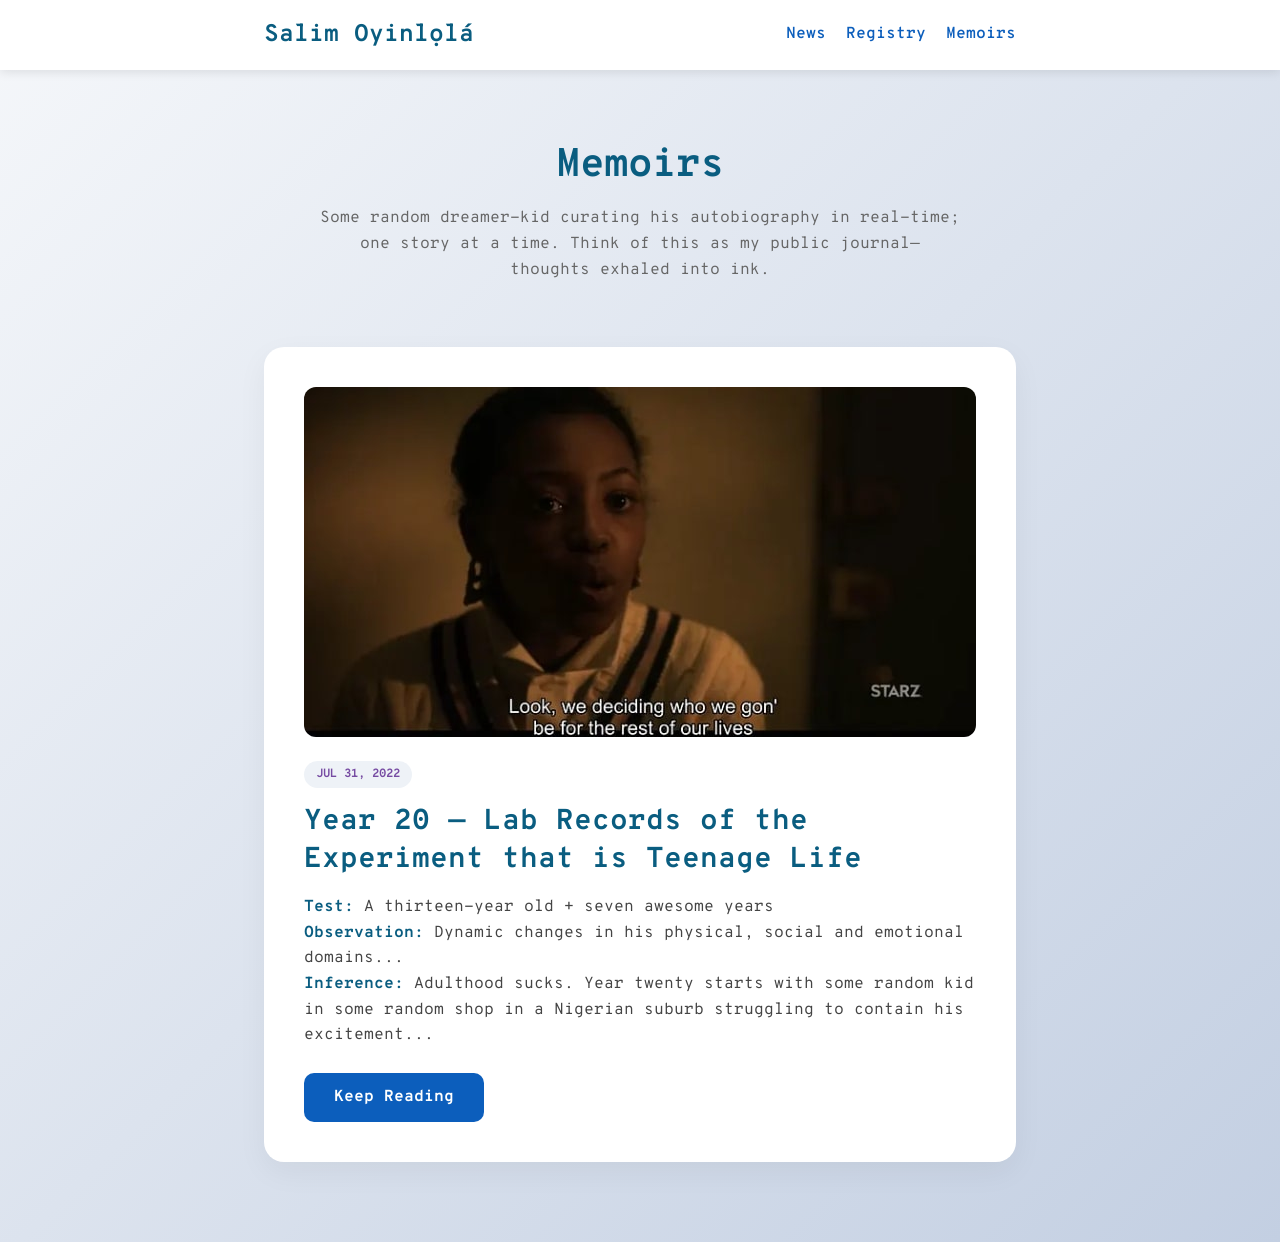
<file: blog.html>
<!DOCTYPE html>
<html lang="en">
<head>
    <title>Salim Oyinlola - Memoirs</title>
    <meta charset="utf-8" />
    <meta name="viewport" content="width=device-width, initial-scale=1" />
    <link href="https://fonts.googleapis.com/css2?family=Overpass+Mono:wght@300;400;600;700&display=swap" rel="stylesheet" />
    <link rel="icon" type="image/png" href="assets/img/favicon-32x32.png" />
    <style>
        * { margin: 0; padding: 0; box-sizing: border-box; }
        
        body { 
            font-family: 'Overpass Mono', monospace; 
            color: #0c5ebc; 
            background: linear-gradient(135deg, #f5f7fa 0%, #c3cfe2 100%); 
            min-height: 100vh;
            line-height: 1.6;
        }

        .site-header { 
            background: white; 
            padding: 1rem 0; 
            box-shadow: 0 2px 10px rgba(0,0,0,0.1); 
            position: sticky; 
            top: 0; 
            z-index: 100; 
        }

        .container { 
            max-width: 800px; /* Narrowed for a focused, single-column blog layout */
            margin: 0 auto; 
            padding: 0 1.5rem; 
        }

        .flex-wrap { 
            display: flex; 
            justify-content: space-between; 
            align-items: center; 
            flex-wrap: wrap;
        }

        .logo a { color: #0a5d80; text-decoration: none; font-weight: 700; font-size: 1.5rem; }
        .navbar { display: flex; list-style: none; gap: 20px; }
        .navbar a { text-decoration: none; color: #0c5ebc; font-weight: 600; }

        .page-title-area {
            text-align: center;
            padding: 4rem 1rem 2rem 1rem;
        }
        
        .page-title-area h1 { 
            color: #0a5d80; 
            font-size: 2.5rem;
            margin-bottom: 0.5rem; 
            letter-spacing: -1px;
        }
        
        .page-title-area p { color: #666; font-size: 1rem; }

        .memoir-feed { 
            margin: 2rem 0 5rem 0;
        }

        .hub-section { 
            background: white; 
            border-radius: 20px; 
            padding: 2.5rem; 
            box-shadow: 0 10px 30px rgba(0,0,0,0.05);
            margin-bottom: 2rem;
        }

        .hub-section h2 { 
            color: #0a5d80; 
            margin-bottom: 1rem; 
            font-size: 1.8rem;
            line-height: 1.3;
        }

        .blog-cover-img {
            width: 100%;
            height: 350px;
            background: #eee;
            border-radius: 12px;
            margin-bottom: 1.5rem;
            object-fit: cover;
            display: block;
        }

        .date-tag {
            display: inline-block;
            background: #eef2f7;
            color: #764ba2;
            padding: 4px 12px;
            border-radius: 50px;
            font-size: 0.75rem;
            font-weight: 700;
            margin-bottom: 1rem;
            text-transform: uppercase;
        }

        .preview-text {
            color: #444;
            font-size: 1rem;
            margin-bottom: 1.5rem;
        }

        .preview-text strong {
            color: #0a5d80;
        }

        .recommend-btn { 
            display: inline-block; /* Changed to inline-block for a more refined button look */
            background: #0c5ebc; 
            color: white; 
            text-align: center; 
            padding: 12px 30px; 
            border-radius: 10px; 
            text-decoration: none; 
            font-weight: 700;
            transition: 0.3s ease;
        }
        .recommend-btn:hover { background: #0a5d80; transform: translateY(-2px); }

        @media (max-width: 600px) {
            .page-title-area h1 { font-size: 2rem; }
            .blog-cover-img { height: 200px; }
        }
    </style>
</head>
<body>

    <header class="site-header">
        <nav class="nav container flex-wrap">
            <h1 class="logo"><a href="index.html">Salim Oyinlọlá</a></h1>
            <ul class="navbar">
                <li><a href="news.html">News</a></li>
                <li><a href="registry.html">Registry</a></li>
                <li><a href="blog.html">Memoirs</a></li>
            </ul>
        </nav>
    </header>

    <div class="page-title-area">
            <div class="container">
                <h1>Memoirs</h1>
                <p class="poetic-subtitle">
                    Some random dreamer-kid curating his autobiography in real-time;<br> 
                    one story at a time. Think of this as my public journal—<br>
                    thoughts exhaled into ink.
                </p>
            </div>
        </div>
    <main class="container">
        <div class="memoir-feed">
            
            <article class="hub-section">
                <img src="assets/img/year-20.jpg" alt="Year 20 Lab Records" class="blog-cover-img">
                
                <span class="date-tag">Jul 31, 2022</span>
                
                <h2>Year 20 — Lab Records of the Experiment that is Teenage Life</h2>
                
                <div class="preview-text">
                    <p><strong>Test:</strong> A thirteen-year old + seven awesome years</p>
                    <p><strong>Observation:</strong> Dynamic changes in his physical, social and emotional domains...</p>
                    <p><strong>Inference:</strong> Adulthood sucks. Year twenty starts with some random kid in some random shop in a Nigerian suburb struggling to contain his excitement...</p>
                </div>

                <a href="year-20.html" class="recommend-btn">Keep Reading</a>
            </article>

        </div>
    </main>

</body>
</html>
</file>
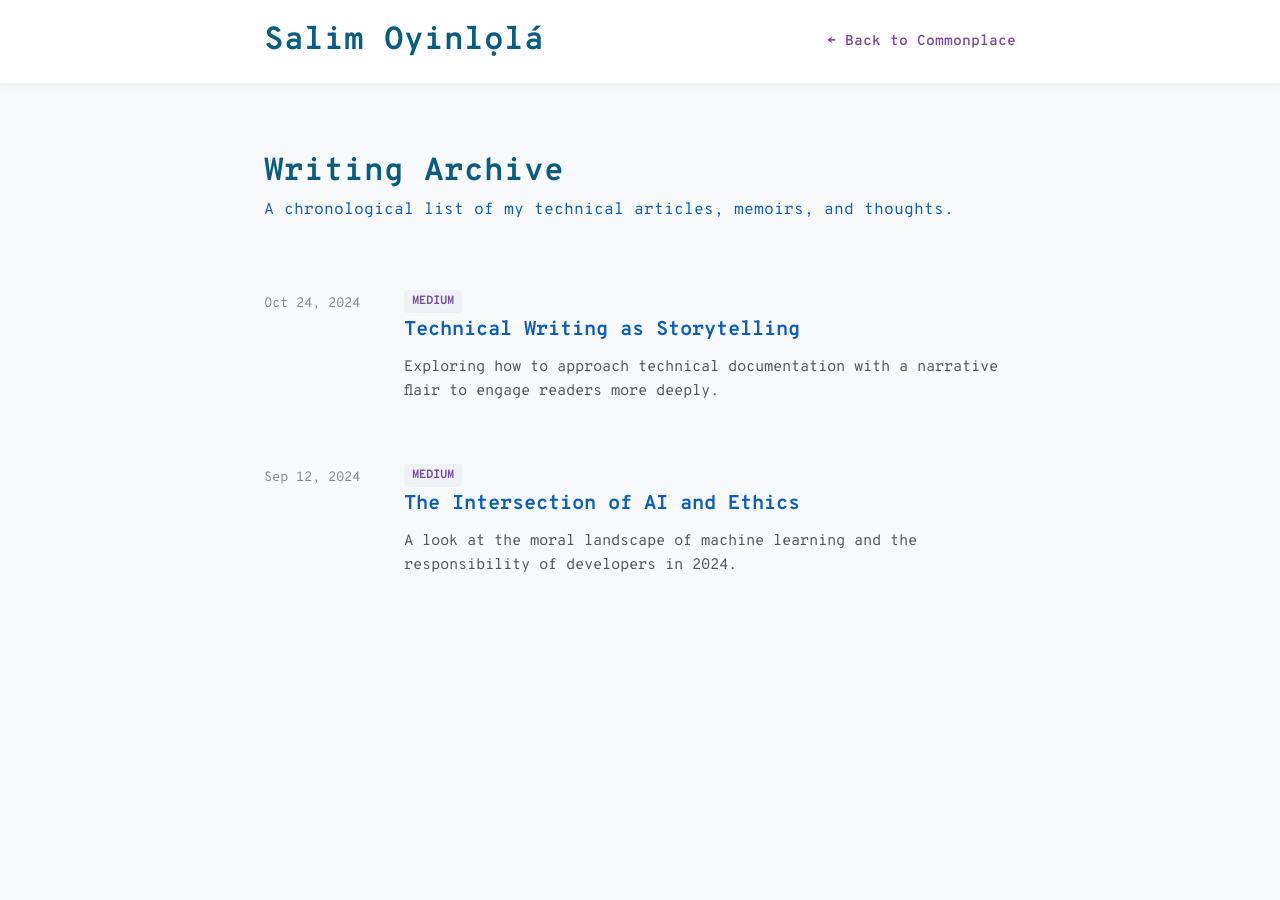
<file: blogarchive.html>
<!DOCTYPE html>
<html lang="en">
<head>
    <title>Salim Oyinlola | Blog Archive</title>
    <meta charset="utf-8" />
    <meta name="viewport" content="width=device-width, initial-scale=1" />
    <link href="https://fonts.googleapis.com/css2?family=Overpass+Mono:wght@300;400;600;700&display=swap" rel="stylesheet" />
    <link rel="stylesheet" href="https://use.fontawesome.com/releases/v5.0.7/css/all.css" />
    <style>
        * { margin: 0; padding: 0; box-sizing: border-box; }
        body { 
            font-family: 'Overpass Mono', monospace; 
            color: #0c5ebc; 
            background: #f8f9fa; 
            line-height: 1.6;
        }

        .container { max-width: 800px; margin: 0 auto; padding: 0 1.5rem; }

        .site-header { background: white; padding: 1rem 0; box-shadow: 0 2px 10px rgba(0,0,0,0.05); }
        .nav { display: flex; justify-content: space-between; align-items: center; }
        .logo a { color: #0a5d80; text-decoration: none; font-weight: 700; }
        .back-link { text-decoration: none; color: #764ba2; font-weight: 600; font-size: 0.9rem; }

        .archive-header { padding: 4rem 0 2rem 0; }
        .archive-header h1 { color: #0a5d80; font-size: 2rem; }

        /* Archive List */
        .archive-list { list-style: none; margin-top: 2rem; }
        .archive-item {
            display: grid;
            grid-template-columns: 120px 1fr;
            gap: 20px;
            margin-bottom: 3rem;
            align-items: start;
        }

        .archive-date { font-size: 0.85rem; color: #888; margin-top: 5px; }
        
        .archive-content h2 { font-size: 1.25rem; margin-bottom: 10px; }
        .archive-content h2 a { color: #0c5ebc; text-decoration: none; transition: 0.3s; }
        .archive-content h2 a:hover { color: #764ba2; }
        
        .archive-content p { color: #555; font-size: 0.95rem; margin-bottom: 10px; }
        
        .medium-tag {
            display: inline-block;
            font-size: 0.75rem;
            background: #eef2f7;
            padding: 2px 8px;
            border-radius: 4px;
            color: #764ba2;
            text-transform: uppercase;
            font-weight: 700;
        }

        @media (max-width: 600px) {
            .archive-item { grid-template-columns: 1fr; gap: 10px; }
            .archive-date { margin-bottom: 0; }
        }
    </style>
</head>
<body>
    <header class="site-header">
        <div class="container nav">
            <h1 class="logo"><a href="index.html">Salim Oyinlọlá</a></h1>
            <a href="commonplace.html" class="back-link">← Back to Commonplace</a>
        </div>
    </header>

    <main class="container">
        <header class="archive-header">
            <h1>Writing Archive</h1>
            <p>A chronological list of my technical articles, memoirs, and thoughts.</p>
        </header>

        <ul class="archive-list">
            <li class="archive-item">
                <div class="archive-date">Oct 24, 2024</div>
                <div class="archive-content">
                    <span class="medium-tag">Medium</span>
                    <h2><a href="https://medium.com/your-link-here" target="_blank">Technical Writing as Storytelling</a></h2>
                    <p>Exploring how to approach technical documentation with a narrative flair to engage readers more deeply.</p>
                </div>
            </li>

            <li class="archive-item">
                <div class="archive-date">Sep 12, 2024</div>
                <div class="archive-content">
                    <span class="medium-tag">Medium</span>
                    <h2><a href="https://medium.com/your-link-here" target="_blank">The Intersection of AI and Ethics</a></h2>
                    <p>A look at the moral landscape of machine learning and the responsibility of developers in 2024.</p>
                </div>
            </li>

            </ul>
    </main>
</body>
</html>
</file>
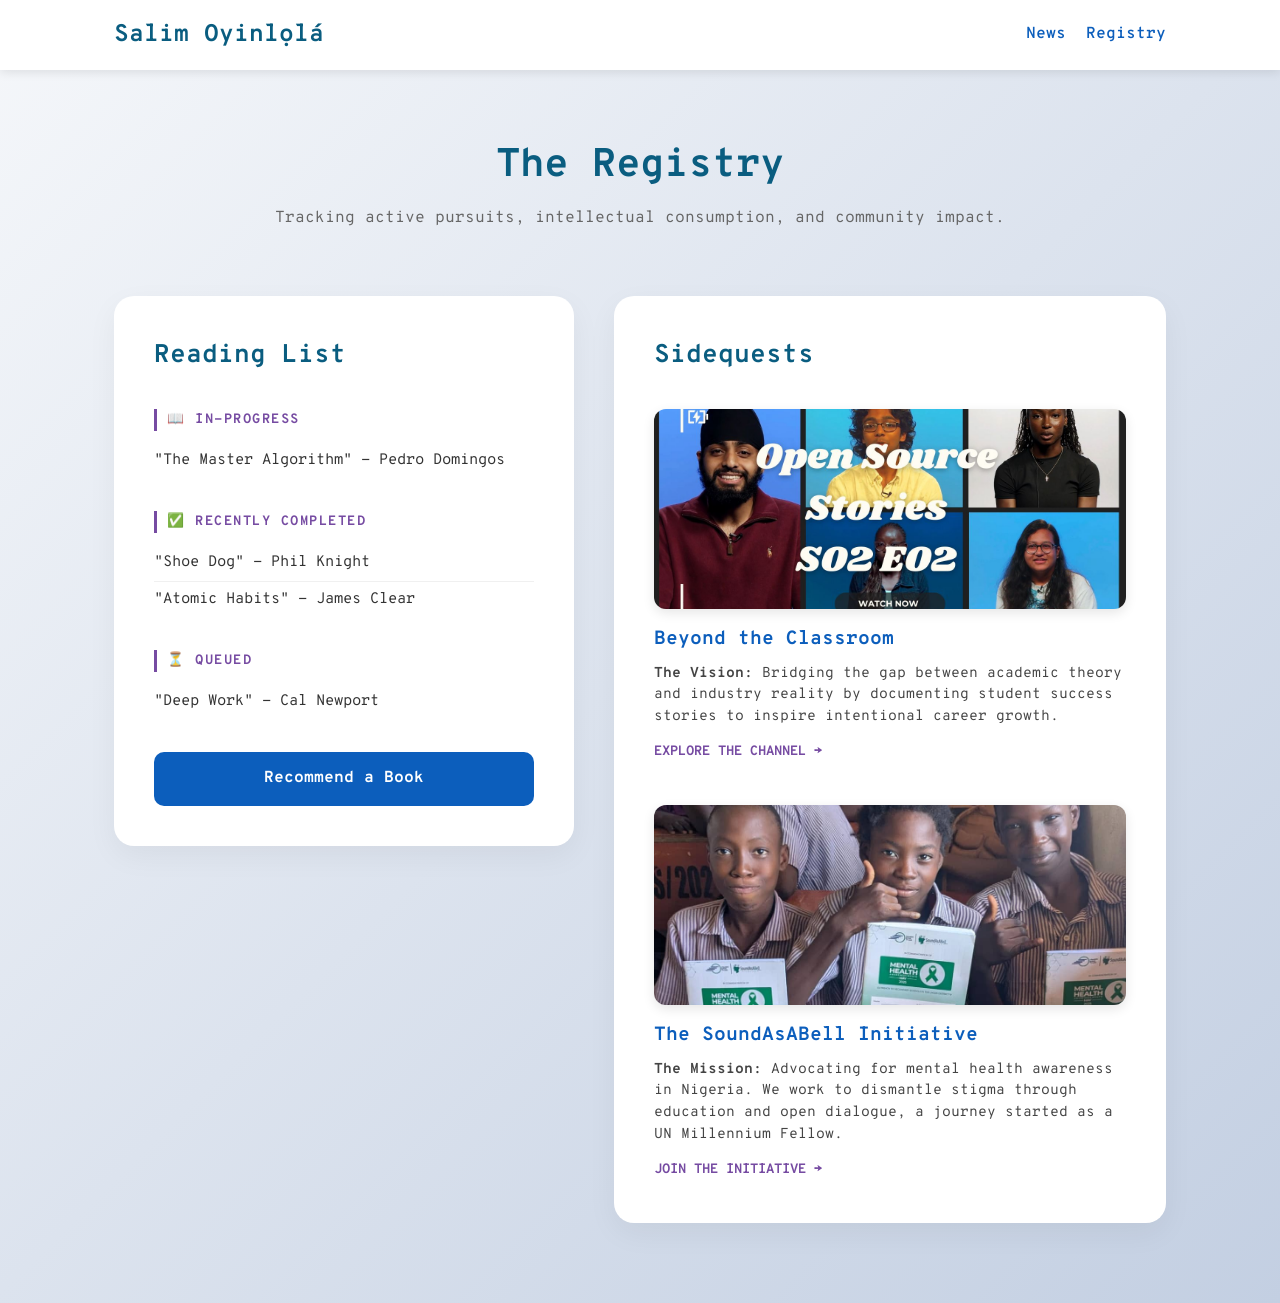
<file: commonplace.html>
<!DOCTYPE html>
<html lang="en">
<head>
    <title>Salim Oyinlola - The Registry</title>
    <meta charset="utf-8" />
    <meta name="viewport" content="width=device-width, initial-scale=1" />
    <link href="https://fonts.googleapis.com/css2?family=Overpass+Mono:wght@300;400;600;700&display=swap" rel="stylesheet" />
    <style>
        * { margin: 0; padding: 0; box-sizing: border-box; }
        
        body { 
            font-family: 'Overpass Mono', monospace; 
            color: #0c5ebc; 
            background: linear-gradient(135deg, #f5f7fa 0%, #c3cfe2 100%); 
            min-height: 100vh;
            line-height: 1.6;
        }

        .site-header { 
            background: white; 
            padding: 1rem 0; 
            box-shadow: 0 2px 10px rgba(0,0,0,0.1); 
            position: sticky; 
            top: 0; 
            z-index: 100; 
        }

        .container { 
            max-width: 1100px; 
            margin: 0 auto; 
            padding: 0 1.5rem; 
        }

        .flex-wrap { 
            display: flex; 
            justify-content: space-between; 
            align-items: center; 
            flex-wrap: wrap;
        }

        .logo a { color: #0a5d80; text-decoration: none; font-weight: 700; font-size: 1.5rem; }
        .navbar { display: flex; list-style: none; gap: 20px; }
        .navbar a { text-decoration: none; color: #0c5ebc; font-weight: 600; }

        .page-title-area {
            text-align: center;
            padding: 4rem 1rem 2rem 1rem;
        }
        
        .page-title-area h1 { 
            color: #0a5d80; 
            font-size: 2.5rem;
            margin-bottom: 0.5rem; 
            letter-spacing: -1px;
        }
        
        .page-title-area p { color: #666; font-size: 1rem; }

        /* Two Column Grid */
        .hub-grid { 
            display: grid; 
            grid-template-columns: 1fr 1.2fr; 
            gap: 2.5rem; 
            margin: 2rem 0 5rem 0;
        }

        .hub-section { 
            background: white; 
            border-radius: 20px; 
            padding: 2.5rem; 
            box-shadow: 0 10px 30px rgba(0,0,0,0.05);
            height: fit-content;
        }

        .hub-section h2 { 
            color: #0a5d80; 
            margin-bottom: 2rem; 
            font-size: 1.6rem;
            display: flex;
            align-items: center;
            gap: 12px;
        }

        /* Reading List Styles */
        .book-cat { margin-bottom: 2rem; }
        .book-cat h3 { 
            font-size: 0.85rem; 
            color: #764ba2; 
            margin-bottom: 12px; 
            text-transform: uppercase; 
            letter-spacing: 1.5px;
            border-left: 3px solid #764ba2;
            padding-left: 10px;
        }
        
        .book-list { list-style: none; }
        .book-list li {
            font-size: 0.95rem;
            padding: 6px 0;
            color: #333;
            border-bottom: 1px solid #f0f0f0;
        }
        .book-list li:last-child { border-bottom: none; }

        .recommend-btn { 
            display: block; 
            margin-top: 1rem; 
            background: #0c5ebc; 
            color: white; 
            text-align: center; 
            padding: 14px; 
            border-radius: 10px; 
            text-decoration: none; 
            font-weight: 700;
            transition: 0.3s ease;
        }
        .recommend-btn:hover { background: #0a5d80; transform: translateY(-2px); }

        /* Sidequest Styles */
        .sidequest-item { 
            margin-bottom: 2.5rem; 
        }
        .sidequest-item:last-child { margin-bottom: 0; }
        
        .sidequest-img { 
            width: 100%; 
            height: 200px; 
            background: #eee; 
            border-radius: 12px; 
            margin-bottom: 15px; 
            object-fit: cover; 
            display: block;
            box-shadow: 0 4px 12px rgba(0,0,0,0.1);
        }

        .sidequest-item h4 { color: #0c5ebc; font-size: 1.2rem; margin-bottom: 8px; }
        .sidequest-item p { font-size: 0.9rem; color: #444; margin-bottom: 12px; line-height: 1.5; }
        .quest-link { font-weight: 700; color: #764ba2; text-decoration: none; font-size: 0.85rem; }

        @media (max-width: 850px) {
            .hub-grid { grid-template-columns: 1fr; }
            .page-title-area h1 { font-size: 2rem; }
            .container { padding: 0 20px; }
        }
    </style>
</head>
<body>
    <header class="site-header">
        <nav class="nav container flex-wrap">
            <h1 class="logo"><a href="index.html">Salim Oyinlọlá</a></h1>
            <ul class="navbar">
                <li><a href="news.html">News</a></li>
                <li><a href="registry.html">Registry</a></li>
            </ul>
        </nav>
    </header>

    <div class="container">
        <div class="page-title-area">
            <h1>The Registry</h1>
            <p>Tracking active pursuits, intellectual consumption, and community impact.</p>
        </div>

        <div class="hub-grid">
            <div class="hub-section">
                <h2>Reading List</h2>
                
                <div class="book-cat">
                    <h3>📖 In-Progress</h3>
                    <ul class="book-list">
                        <li>"The Master Algorithm" - Pedro Domingos</li>
                    </ul>
                </div>

                <div class="book-cat">
                    <h3>✅ Recently Completed</h3>
                    <ul class="book-list">
                        <li>"Shoe Dog" - Phil Knight</li>
                        <li>"Atomic Habits" - James Clear</li>
                    </ul>
                </div>

                <div class="book-cat">
                    <h3>⏳ Queued</h3>
                    <ul class="book-list">
                        <li>"Deep Work" - Cal Newport</li>
                    </ul>
                </div>

                <a href="https://forms.gle/your-form-id" class="recommend-btn">Recommend a Book</a>
            </div>

            <div class="hub-section">
                <h2>Sidequests</h2>
                
                <div class="sidequest-item">
                    <img src="assets/img/btc-preview.jpg" alt="Beyond the Classroom" class="sidequest-img">
                    <h4>Beyond the Classroom</h4>
                    <p><strong>The Vision:</strong> Bridging the gap between academic theory and industry reality by documenting student success stories to inspire intentional career growth.</p>
                    <a href="https://www.youtube.com/@btcwso" target="_blank" class="quest-link">EXPLORE THE CHANNEL →</a>
                </div>

                <div class="sidequest-item">
                    <img src="assets/img/soundasabell-preview.jpg" alt="SoundAsABell Initiative" class="sidequest-img">
                    <h4>The SoundAsABell Initiative</h4>
                    <p><strong>The Mission:</strong> Advocating for mental health awareness in Nigeria. We work to dismantle stigma through education and open dialogue, a journey started as a UN Millennium Fellow.</p>
                    <a href="https://www.linkedin.com/company/soundasabell-initiative/" target="_blank" class="quest-link">JOIN THE INITIATIVE →</a>
                </div>
            </div>
        </div>
    </div>
</body>
</html>
</file>
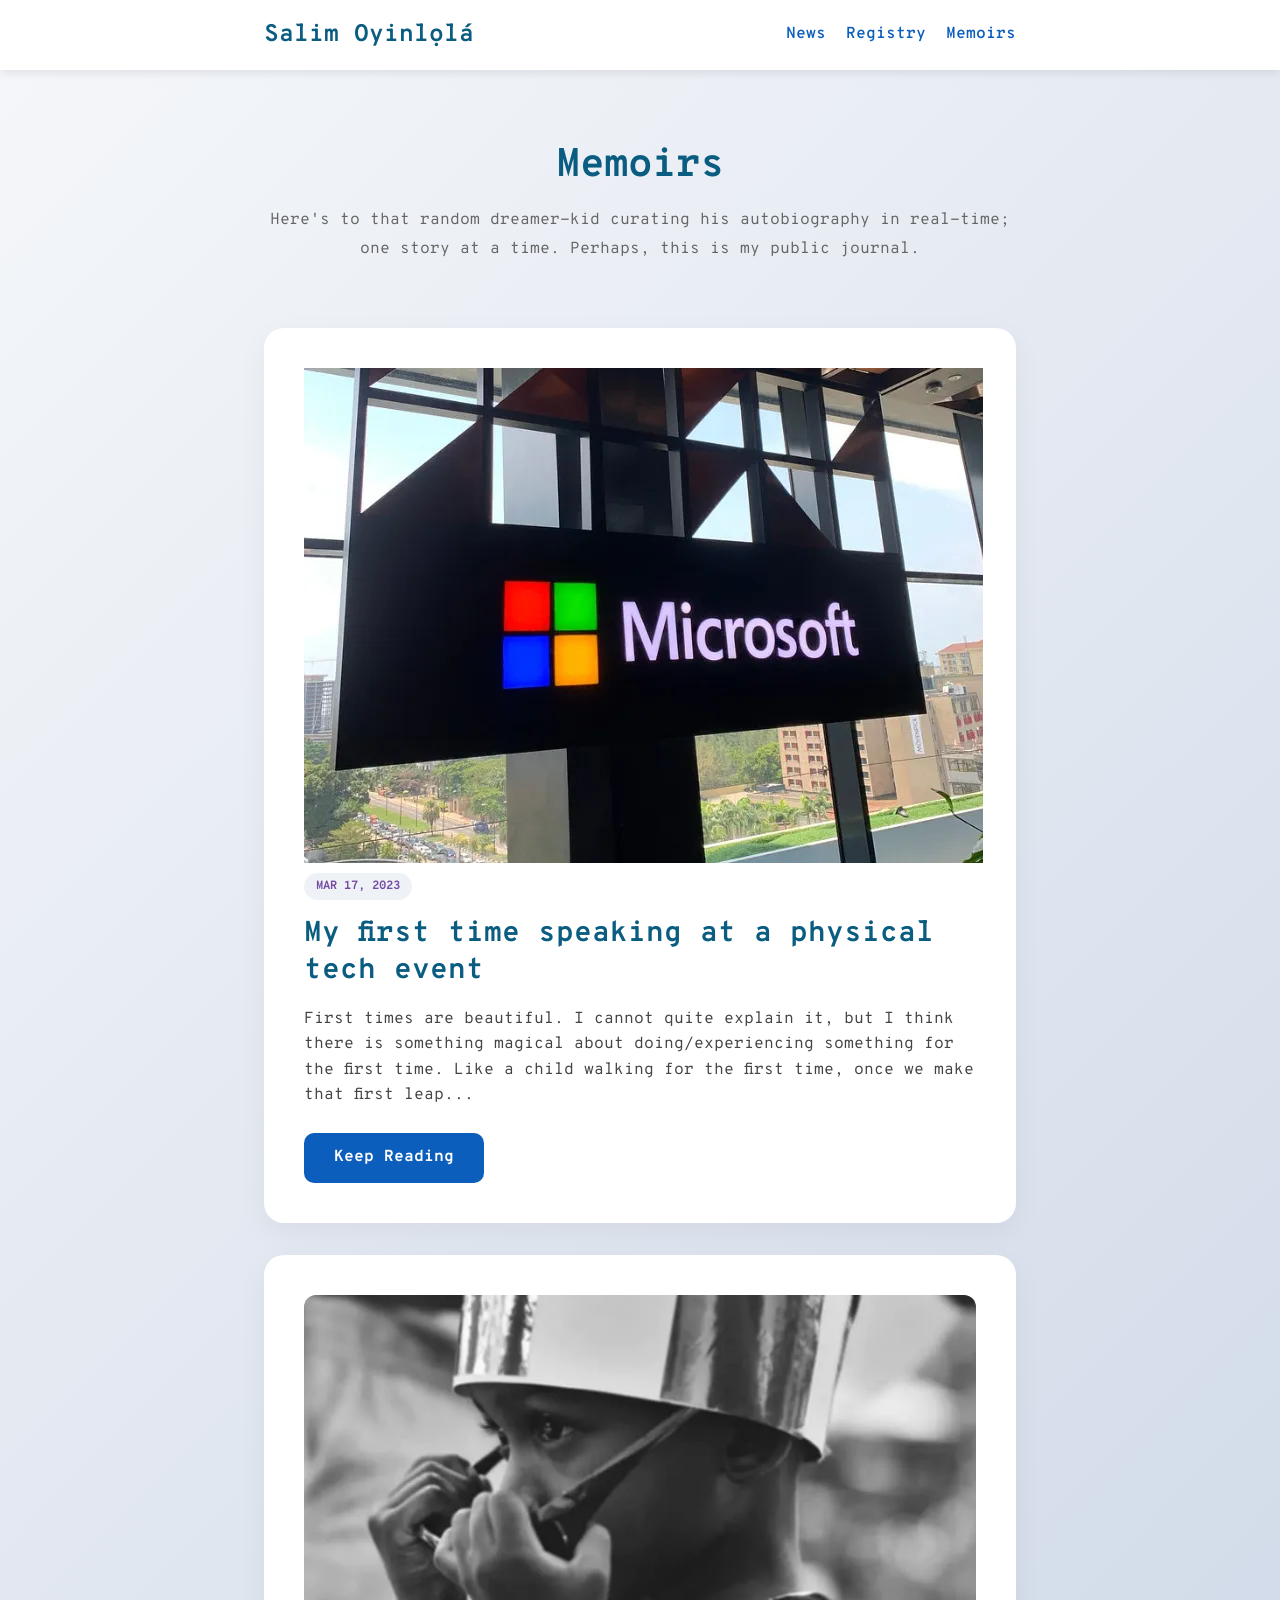
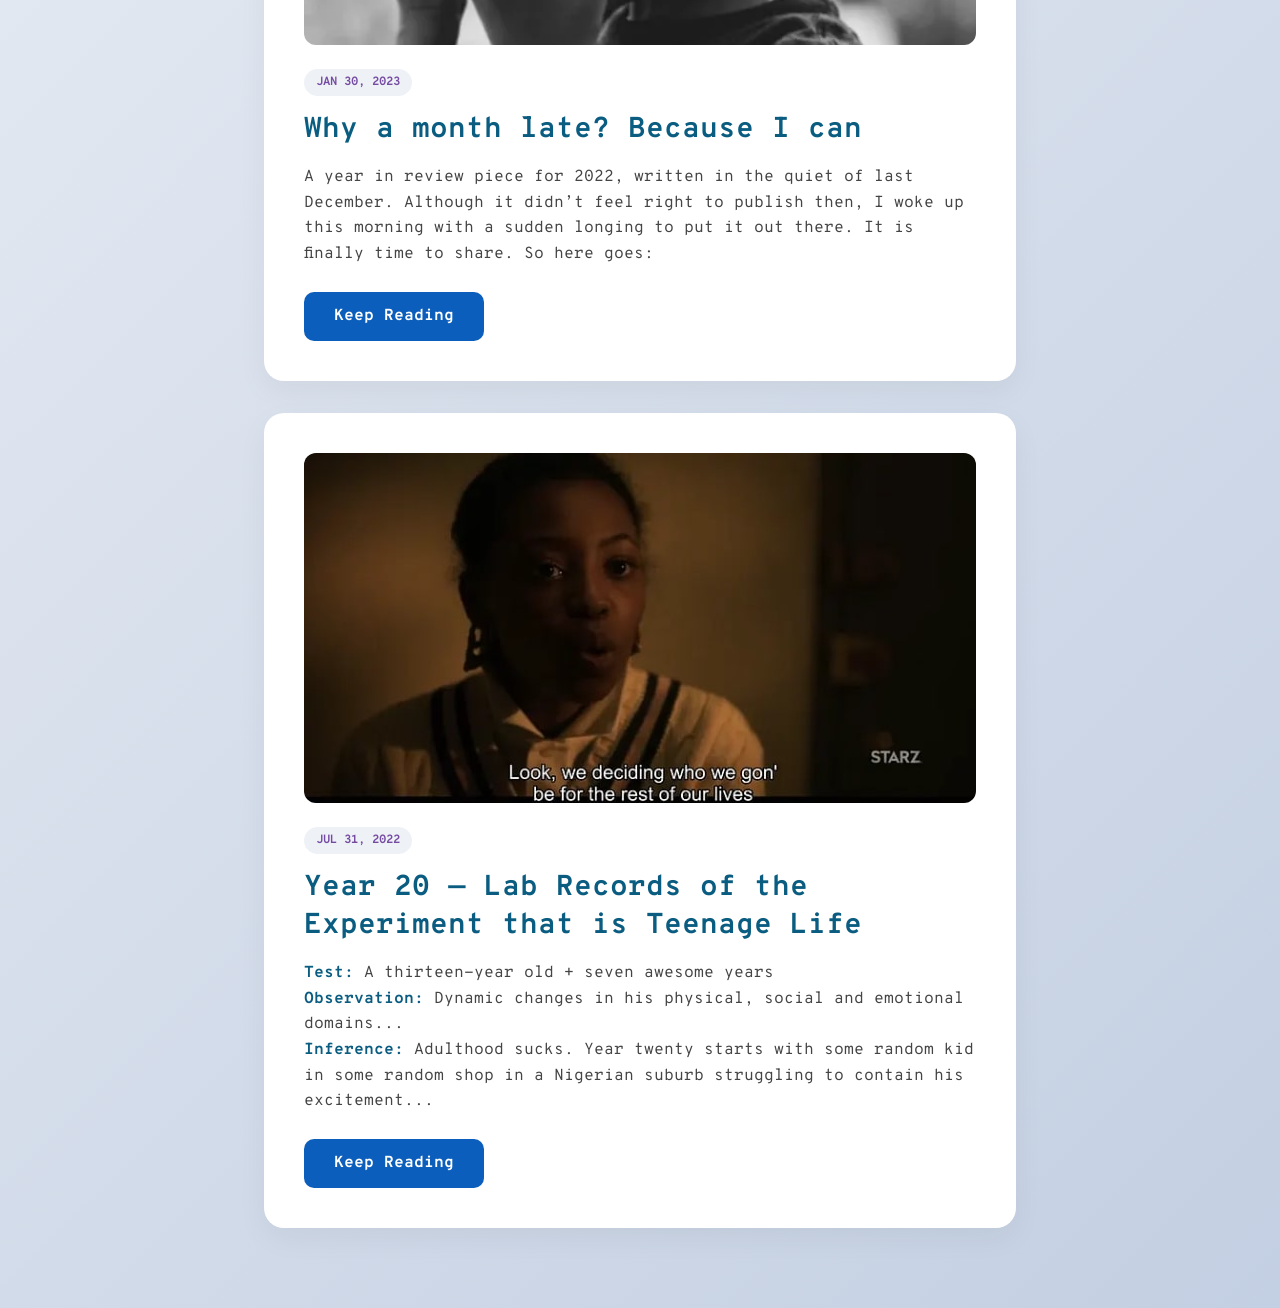
<file: memoirs.html>
<!DOCTYPE html>
<html lang="en">
<head>
    <title>Salim Oyinlola - Memoirs</title>
    <meta charset="utf-8" />
    <meta name="viewport" content="width=device-width, initial-scale=1" />
    <link href="https://fonts.googleapis.com/css2?family=Overpass+Mono:wght@300;400;600;700&display=swap" rel="stylesheet" />
    <link rel="icon" type="image/png" href="assets/img/favicon-32x32.png" />
    <style>
        * { margin: 0; padding: 0; box-sizing: border-box; }
        
        body { 
            font-family: 'Overpass Mono', monospace; 
            color: #0c5ebc; 
            background: linear-gradient(135deg, #f5f7fa 0%, #c3cfe2 100%); 
            min-height: 100vh;
            line-height: 1.6;
        }

        .site-header { 
            background: white; 
            padding: 1rem 0; 
            box-shadow: 0 2px 10px rgba(0,0,0,0.1); 
            position: sticky; 
            top: 0; 
            z-index: 100; 
        }

        .container { 
            max-width: 800px; 
            margin: 0 auto; 
            padding: 0 1.5rem; 
        }

        .flex-wrap { 
            display: flex; 
            justify-content: space-between; 
            align-items: center; 
            flex-wrap: wrap;
        }

        .logo a { color: #0a5d80; text-decoration: none; font-weight: 700; font-size: 1.5rem; }
        .navbar { display: flex; list-style: none; gap: 20px; }
        .navbar a { text-decoration: none; color: #0c5ebc; font-weight: 600; }

        .page-title-area {
            text-align: center;
            padding: 4rem 1rem 2rem 1rem;
        }
        
        .page-title-area h1 { 
            color: #0a5d80; 
            font-size: 2.5rem;
            margin-bottom: 0.5rem; 
            letter-spacing: -1px;
        }
        
        .poetic-subtitle { color: #666; font-size: 1rem; line-height: 1.8; }

        .memoir-feed { 
            margin: 2rem 0 5rem 0;
        }

        .hub-section { 
            background: white; 
            border-radius: 20px; 
            padding: 2.5rem; 
            box-shadow: 0 10px 30px rgba(0,0,0,0.05);
            margin-bottom: 2rem;
        }

        .hub-section h2 { 
            color: #0a5d80; 
            margin-bottom: 1rem; 
            font-size: 1.8rem;
            line-height: 1.3;
        }

        .blog-cover-img {
            width: 100%;
            height: 350px;
            background: #eee;
            border-radius: 12px;
            margin-bottom: 1.5rem;
            object-fit: cover;
            display: block;
        }

        .date-tag {
            display: inline-block;
            background: #eef2f7;
            color: #764ba2;
            padding: 4px 12px;
            border-radius: 50px;
            font-size: 0.75rem;
            font-weight: 700;
            margin-bottom: 1rem;
            text-transform: uppercase;
        }

        .preview-text {
            color: #444;
            font-size: 1rem;
            margin-bottom: 1.5rem;
        }

        .preview-text strong {
            color: #0a5d80;
        }

        .recommend-btn { 
            display: inline-block; 
            background: #0c5ebc; 
            color: white; 
            text-align: center; 
            padding: 12px 30px; 
            border-radius: 10px; 
            text-decoration: none; 
            font-weight: 700;
            transition: 0.3s ease;
        }
        .recommend-btn:hover { background: #0a5d80; transform: translateY(-2px); }

        @media (max-width: 600px) {
            .page-title-area h1 { font-size: 2rem; }
            .blog-cover-img { height: 200px; }
        }
    </style>
</head>
<body>

    <header class="site-header">
        <nav class="nav container flex-wrap">
            <h1 class="logo"><a href="index.html">Salim Oyinlọlá</a></h1>
            <ul class="navbar">
                <li><a href="news.html">News</a></li>
                <li><a href="registry.html">Registry</a></li>
                <li><a href="memoirs.html">Memoirs</a></li>
            </ul>
        </nav>
    </header>

    <div class="page-title-area">
        <div class="container">
            <h1>Memoirs</h1>
            <p class="poetic-subtitle">
                Here's to that random dreamer-kid curating his autobiography in real-time;<br> 
                one story at a time. Perhaps, this is my public journal.<br>
            </p>
        </div>
    </div>

    <main class="container">
        <div class="memoir-feed">
            <article class="hub-section">
                <img src="assets/img/first-time-speaking.jpg" alt="My first time speaking at a physical tech event="blog-cover-img">
                
                <span class="date-tag">Mar 17, 2023</span>
                
                <h2>My first time speaking at a physical tech event</h2>            
                <div class="preview-text">
                    <p>First times are beautiful. I cannot quite explain it, but I think there is something magical about doing/experiencing something for the first time. Like a child walking for the first time, once we make that first leap... </p>
                </div>
                <a href="memoirs/first-time-speaking.html" class="recommend-btn">Keep Reading</a>
            </article>

            <article class="hub-section">
                <img src="assets/img/because-i-can.jpg" alt="Why a month late? Because I can" class="blog-cover-img">
                
                <span class="date-tag">Jan 30, 2023</span>
                
                <h2>Why a month late? Because I can</h2>            
                <div class="preview-text">
                    <p>A year in review piece for 2022, written in the quiet of last December. Although it didn’t feel right to publish then, I woke up this morning with a sudden longing to put it out there. It is finally time to share. So here goes: </p>
                </div>
                <a href="memoirs/because-i-can.html" class="recommend-btn">Keep Reading</a>
            </article>

            <article class="hub-section">
                <img src="assets/img/year-20.jpg" alt="Year 20 Lab Records" class="blog-cover-img">
                
                <span class="date-tag">Jul 31, 2022</span>
                
                <h2>Year 20 — Lab Records of the Experiment that is Teenage Life</h2>
                
                <div class="preview-text">
                    <p><strong>Test:</strong> A thirteen-year old + seven awesome years</p>
                    <p><strong>Observation:</strong> Dynamic changes in his physical, social and emotional domains...</p>
                    <p><strong>Inference:</strong> Adulthood sucks. Year twenty starts with some random kid in some random shop in a Nigerian suburb struggling to contain his excitement...</p>
                </div>

                <a href="memoirs/year-20.html" class="recommend-btn">Keep Reading</a>
            </article>
        </div>
    </main>

</body>
</html>
</file>
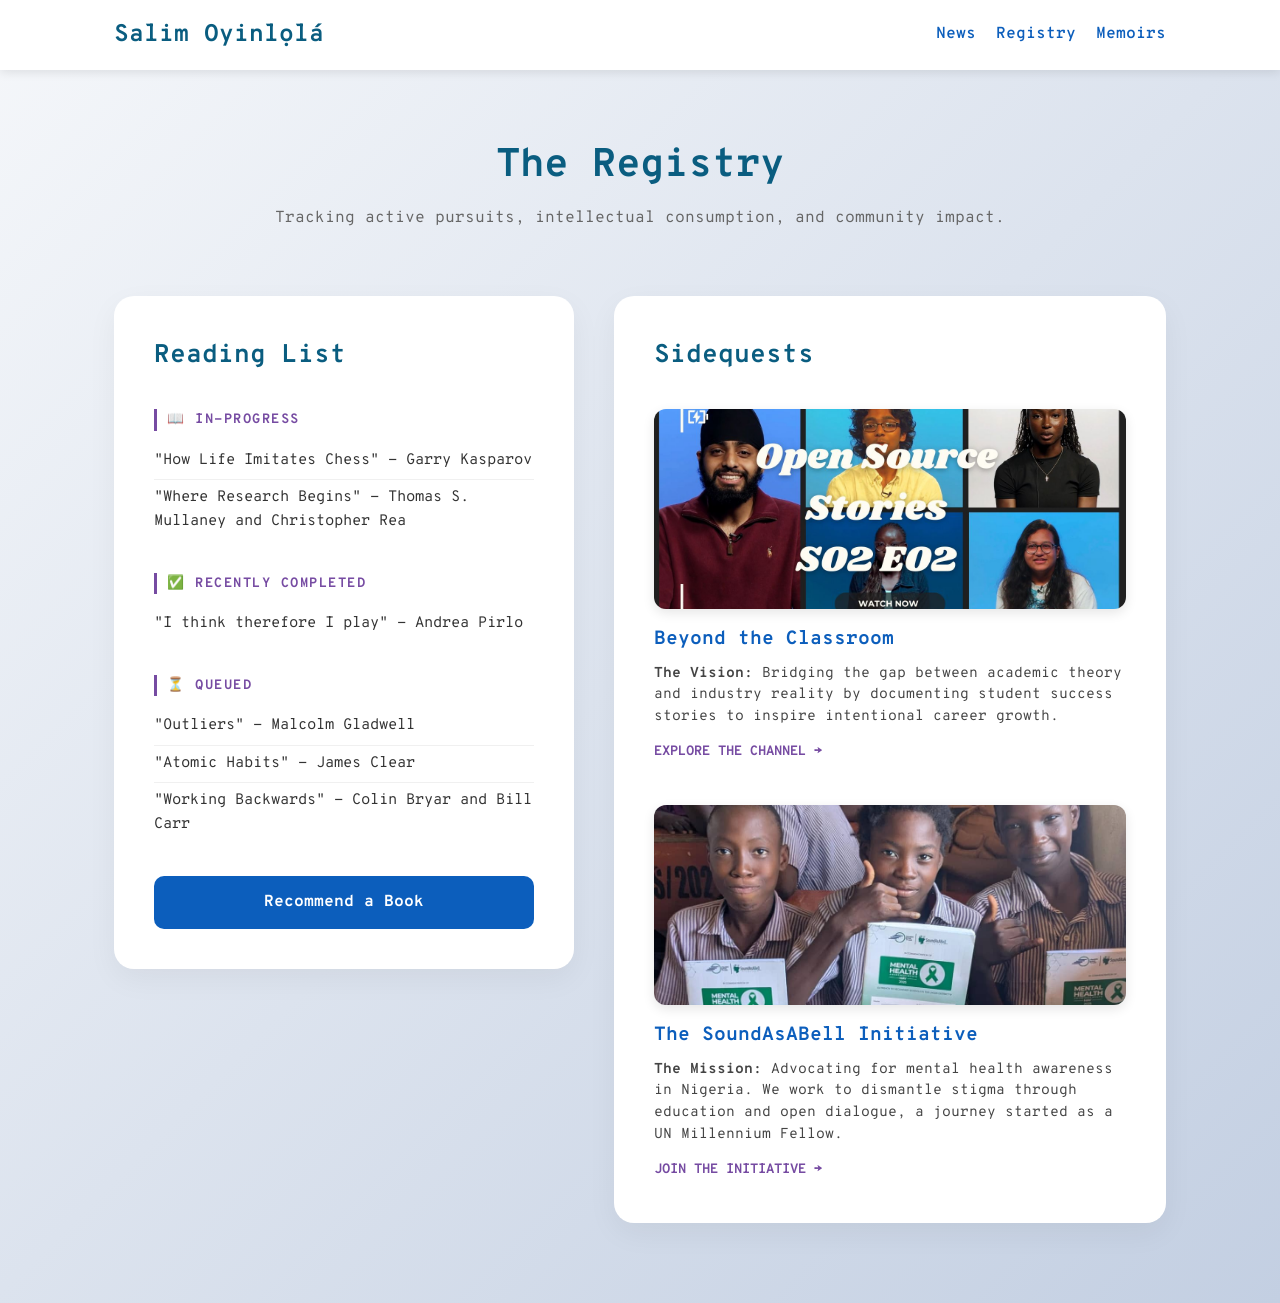
<file: registry.html>
<!DOCTYPE html>
<html lang="en">
<head>
    <title>Salim Oyinlola - The Registry</title>
    <meta charset="utf-8" />
    <meta name="viewport" content="width=device-width, initial-scale=1" />
    <link href="https://fonts.googleapis.com/css2?family=Overpass+Mono:wght@300;400;600;700&display=swap" rel="stylesheet" />
    <style>
        * { margin: 0; padding: 0; box-sizing: border-box; }
        
        body { 
            font-family: 'Overpass Mono', monospace; 
            color: #0c5ebc; 
            background: linear-gradient(135deg, #f5f7fa 0%, #c3cfe2 100%); 
            min-height: 100vh;
            line-height: 1.6;
        }

        .site-header { 
            background: white; 
            padding: 1rem 0; 
            box-shadow: 0 2px 10px rgba(0,0,0,0.1); 
            position: sticky; 
            top: 0; 
            z-index: 100; 
        }

        .container { 
            max-width: 1100px; 
            margin: 0 auto; 
            padding: 0 1.5rem; 
        }

        .flex-wrap { 
            display: flex; 
            justify-content: space-between; 
            align-items: center; 
            flex-wrap: wrap;
        }

        .logo a { color: #0a5d80; text-decoration: none; font-weight: 700; font-size: 1.5rem; }
        .navbar { display: flex; list-style: none; gap: 20px; }
        .navbar a { text-decoration: none; color: #0c5ebc; font-weight: 600; }

        .page-title-area {
            text-align: center;
            padding: 4rem 1rem 2rem 1rem;
        }
        
        .page-title-area h1 { 
            color: #0a5d80; 
            font-size: 2.5rem;
            margin-bottom: 0.5rem; 
            letter-spacing: -1px;
        }
        
        .page-title-area p { color: #666; font-size: 1rem; }

        /* Two Column Grid */
        .hub-grid { 
            display: grid; 
            grid-template-columns: 1fr 1.2fr; 
            gap: 2.5rem; 
            margin: 2rem 0 5rem 0;
        }

        .hub-section { 
            background: white; 
            border-radius: 20px; 
            padding: 2.5rem; 
            box-shadow: 0 10px 30px rgba(0,0,0,0.05);
            height: fit-content;
        }

        .hub-section h2 { 
            color: #0a5d80; 
            margin-bottom: 2rem; 
            font-size: 1.6rem;
            display: flex;
            align-items: center;
            gap: 12px;
        }

        /* Reading List Styles */
        .book-cat { margin-bottom: 2rem; }
        .book-cat h3 { 
            font-size: 0.85rem; 
            color: #764ba2; 
            margin-bottom: 12px; 
            text-transform: uppercase; 
            letter-spacing: 1.5px;
            border-left: 3px solid #764ba2;
            padding-left: 10px;
        }
        
        .book-list { list-style: none; }
        .book-list li {
            font-size: 0.95rem;
            padding: 6px 0;
            color: #333;
            border-bottom: 1px solid #f0f0f0;
        }
        .book-list li:last-child { border-bottom: none; }

        .recommend-btn { 
            display: block; 
            margin-top: 1rem; 
            background: #0c5ebc; 
            color: white; 
            text-align: center; 
            padding: 14px; 
            border-radius: 10px; 
            text-decoration: none; 
            font-weight: 700;
            transition: 0.3s ease;
        }
        .recommend-btn:hover { background: #0a5d80; transform: translateY(-2px); }

        /* Sidequest Styles */
        .sidequest-item { 
            margin-bottom: 2.5rem; 
        }
        .sidequest-item:last-child { margin-bottom: 0; }
        
        .sidequest-img { 
            width: 100%; 
            height: 200px; 
            background: #eee; 
            border-radius: 12px; 
            margin-bottom: 15px; 
            object-fit: cover; 
            display: block;
            box-shadow: 0 4px 12px rgba(0,0,0,0.1);
        }

        .sidequest-item h4 { color: #0c5ebc; font-size: 1.2rem; margin-bottom: 8px; }
        .sidequest-item p { font-size: 0.9rem; color: #444; margin-bottom: 12px; line-height: 1.5; }
        .quest-link { font-weight: 700; color: #764ba2; text-decoration: none; font-size: 0.85rem; }

        @media (max-width: 850px) {
            .hub-grid { grid-template-columns: 1fr; }
            .page-title-area h1 { font-size: 2rem; }
            .container { padding: 0 20px; }
        }
    </style>
</head>
<body>
    <header class="site-header">
        <nav class="nav container flex-wrap">
            <h1 class="logo"><a href="index.html">Salim Oyinlọlá</a></h1>
            <ul class="navbar">
                <li><a href="news.html">News</a></li>
                <li><a href="registry.html">Registry</a></li>
                <li><a href="memoirs.html">Memoirs</a></li>
            </ul>
        </nav>
    </header>

    <div class="container">
        <div class="page-title-area">
            <h1>The Registry</h1>
            <p>Tracking active pursuits, intellectual consumption, and community impact.</p>
        </div>

        <div class="hub-grid">
            <div class="hub-section">
                <h2>Reading List</h2>
                
                <div class="book-cat">
                    <h3>📖 In-Progress</h3>
                    <ul class="book-list">
                        <li>"How Life Imitates Chess" - Garry Kasparov</li>
                        <li>"Where Research Begins" - Thomas S. Mullaney and Christopher Rea</li>
                    </ul>
                </div>

                <div class="book-cat">
                    <h3>✅ Recently Completed</h3>
                    <ul class="book-list">
                        <li>"I think therefore I play" - Andrea Pirlo</li>
                    </ul>
                </div>

                <div class="book-cat">
                    <h3>⏳ Queued</h3>
                    <ul class="book-list">
                        <li>"Outliers" - Malcolm Gladwell</li>
                        <li>"Atomic Habits" - James Clear</li>
                        <li>"Working Backwards" - Colin Bryar and Bill Carr</li>
                    </ul>
                </div>

                <a href="https://forms.gle/your-form-id" class="recommend-btn">Recommend a Book</a>
            </div>

            <div class="hub-section">
                <h2>Sidequests</h2>
                
                <div class="sidequest-item">
                    <img src="assets/img/btc-preview.jpg" alt="Beyond the Classroom" class="sidequest-img">
                    <h4>Beyond the Classroom</h4>
                    <p><strong>The Vision:</strong> Bridging the gap between academic theory and industry reality by documenting student success stories to inspire intentional career growth.</p>
                    <a href="https://www.youtube.com/@btcwso" target="_blank" class="quest-link">EXPLORE THE CHANNEL →</a>
                </div>

                <div class="sidequest-item">
                    <img src="assets/img/soundasabell-preview.jpg" alt="SoundAsABell Initiative" class="sidequest-img">
                    <h4>The SoundAsABell Initiative</h4>
                    <p><strong>The Mission:</strong> Advocating for mental health awareness in Nigeria. We work to dismantle stigma through education and open dialogue, a journey started as a UN Millennium Fellow.</p>
                    <a href="https://www.linkedin.com/company/soundasabell-initiative/" target="_blank" class="quest-link">JOIN THE INITIATIVE →</a>
                </div>
            </div>
        </div>
    </div>
</body>
</html>
</file>
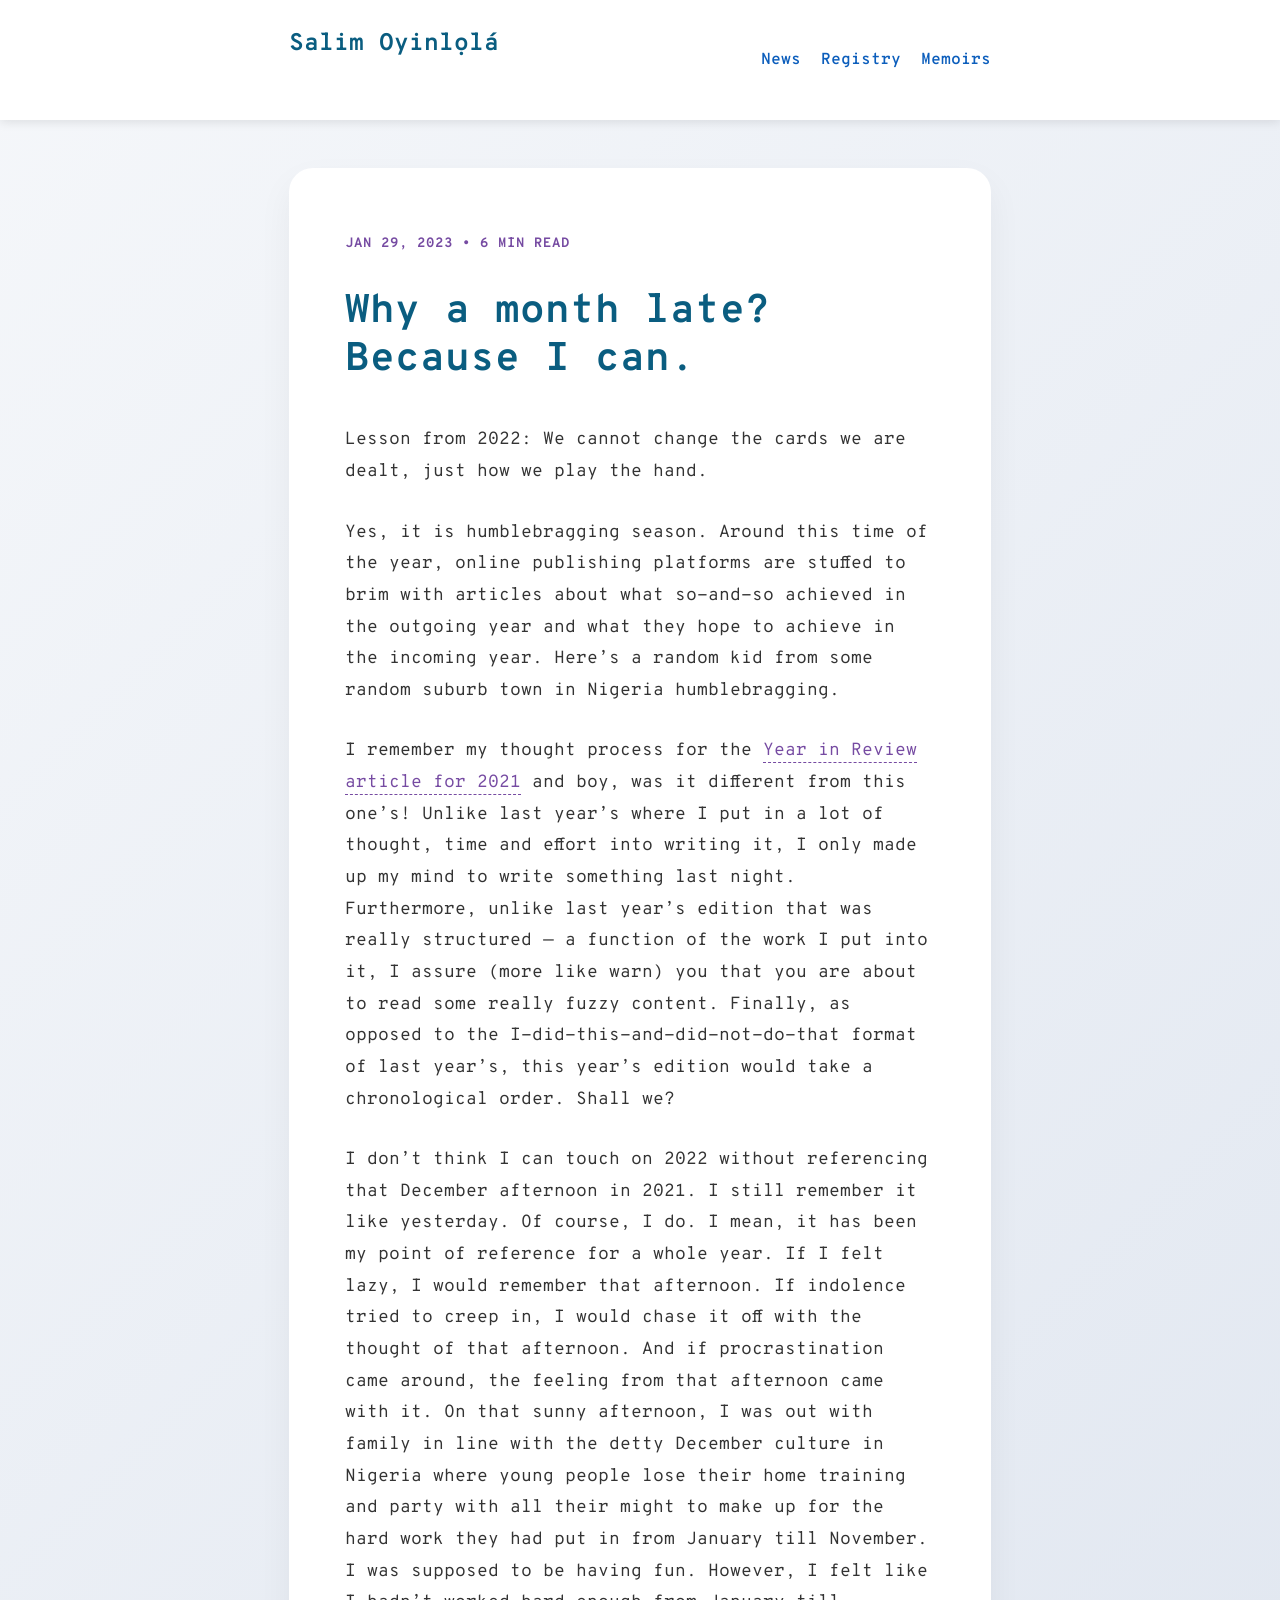
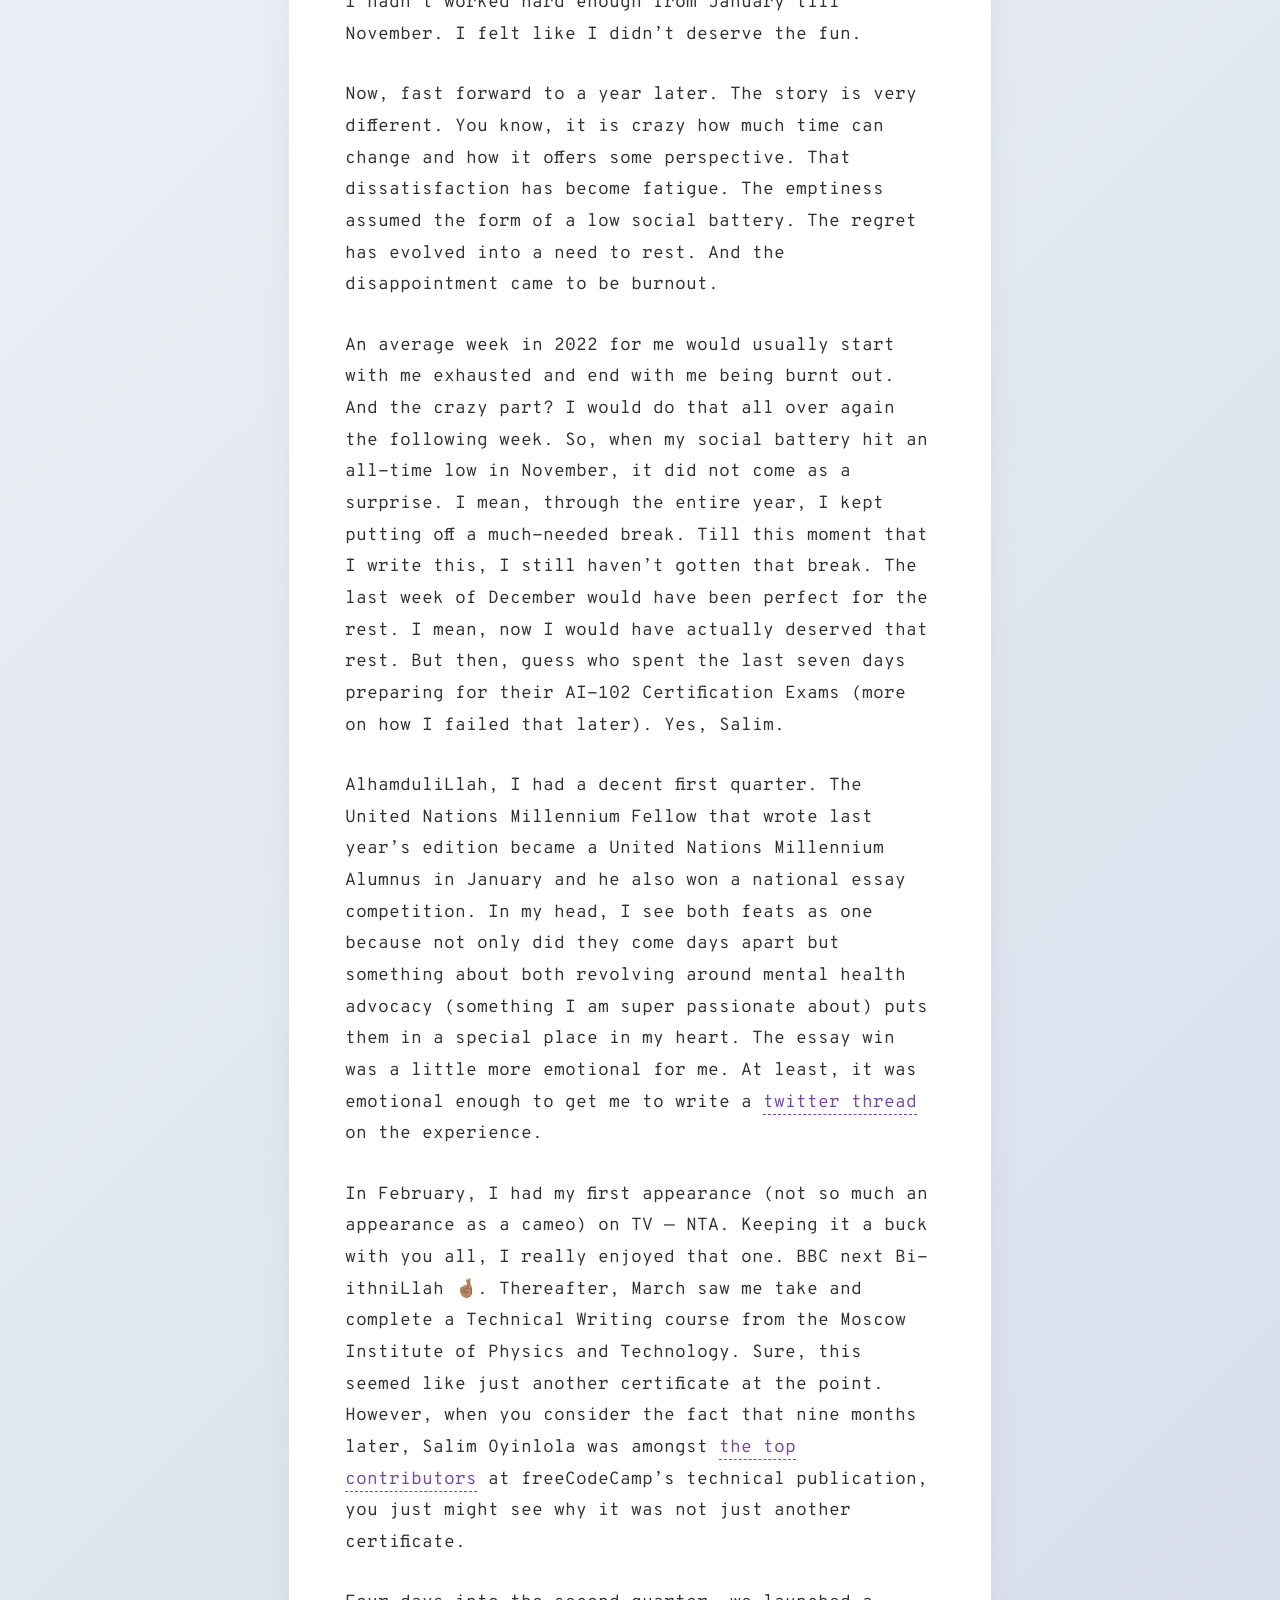
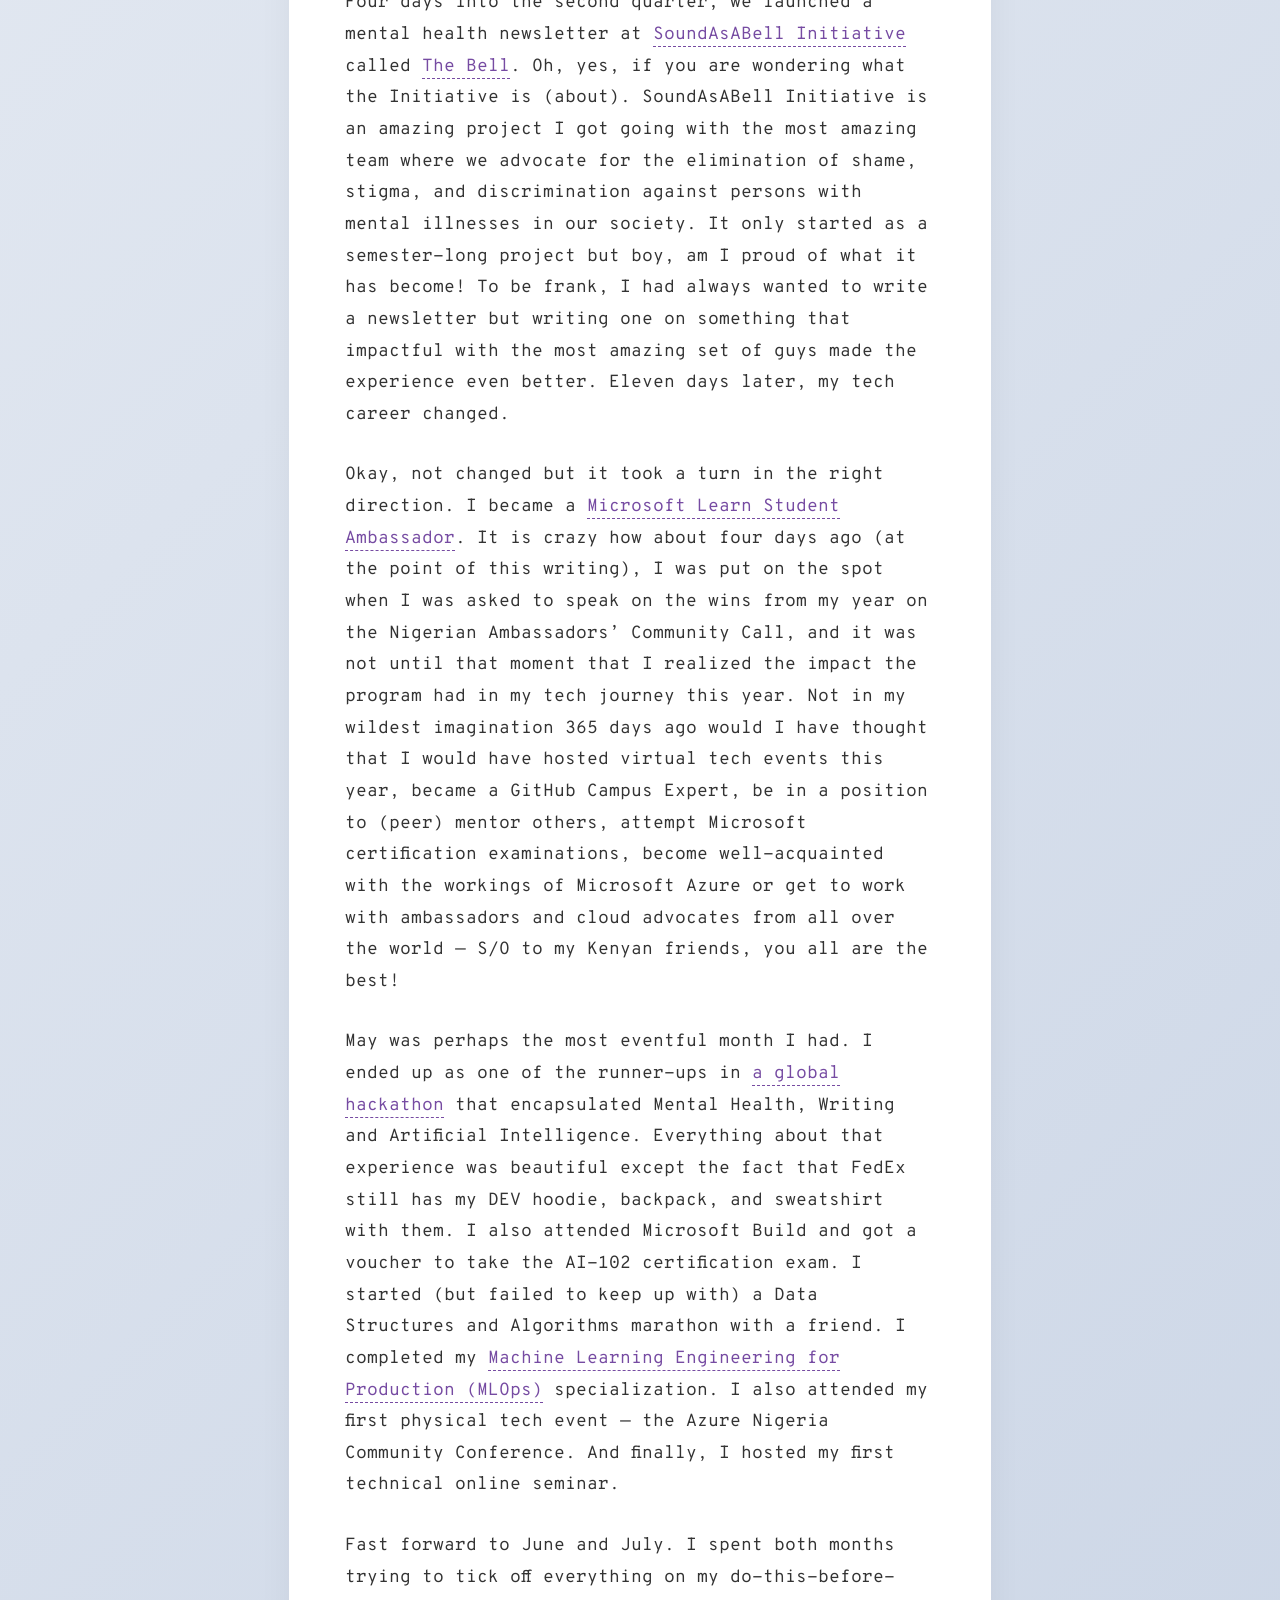
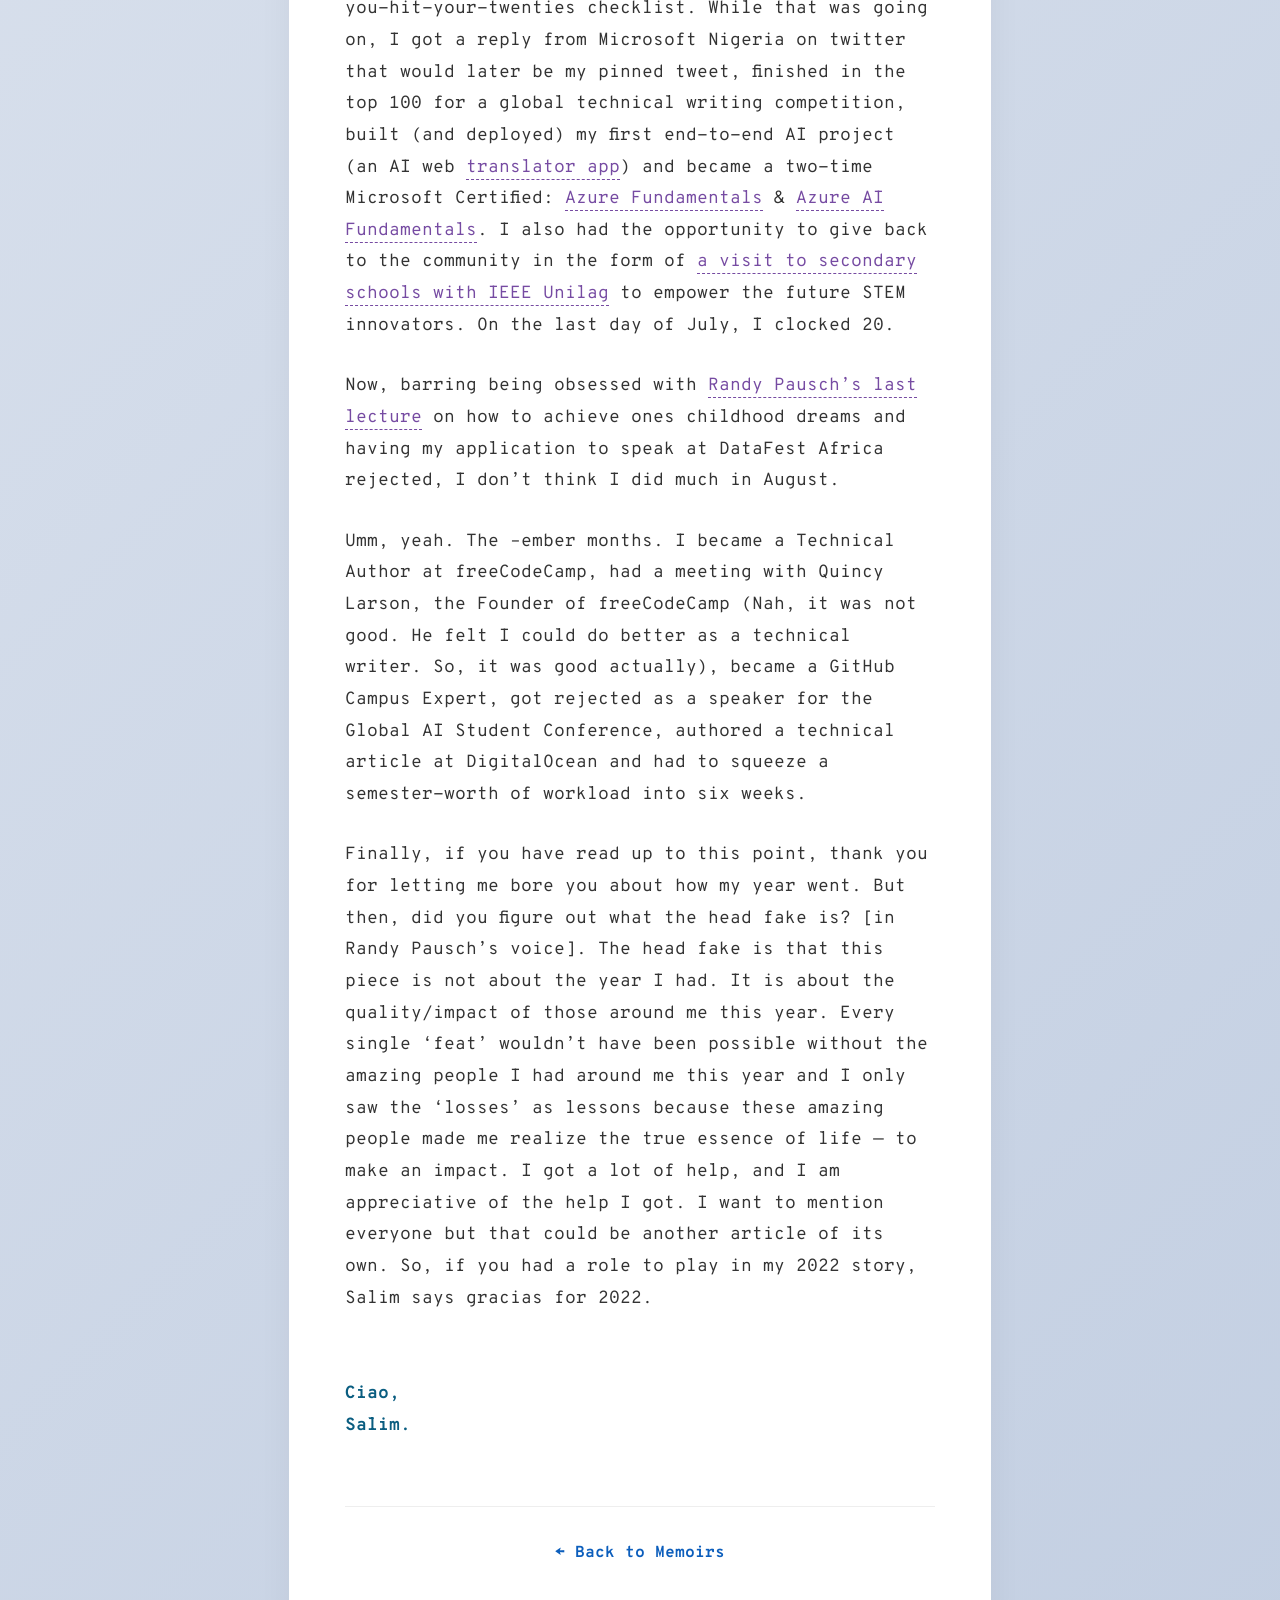
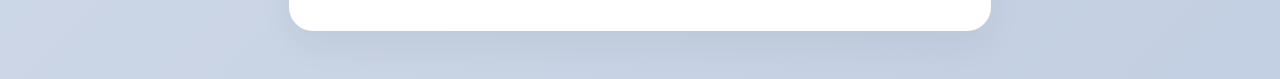
<file: memoirs/because-i-can.html>
<!DOCTYPE html>
<html lang="en">
<head>
    <title>Why a month late? Because I can | Salim Oyinlola</title>
    <meta charset="utf-8" />
    <meta name="viewport" content="width=device-width, initial-scale=1" />
    <link href="https://fonts.googleapis.com/css2?family=Overpass+Mono:wght@300;400;600;700&display=swap" rel="stylesheet" />
    <link rel="icon" type="image/png" href="../assets/img/favicon-32x32.png" />
    <style>
        * { margin: 0; padding: 0; box-sizing: border-box; }
        
        body { 
            font-family: 'Overpass Mono', monospace; 
            color: #0c5ebc; 
            background: linear-gradient(135deg, #f5f7fa 0%, #c3cfe2 100%); 
            min-height: 100vh;
            line-height: 1.8;
        }

        .site-header { 
            background: white; 
            padding: 1rem 0; 
            box-shadow: 0 2px 10px rgba(0,0,0,0.1); 
            position: sticky; 
            top: 0; 
            z-index: 100; 
        }

        .container { 
            max-width: 750px; 
            margin: 0 auto; 
            padding: 0 1.5rem; 
        }

        .flex-wrap { display: flex; justify-content: space-between; align-items: center; flex-wrap: wrap; }
        .logo a { color: #0a5d80; text-decoration: none; font-weight: 700; font-size: 1.5rem; }
        .navbar { display: flex; list-style: none; gap: 20px; }
        .navbar a { text-decoration: none; color: #0c5ebc; font-weight: 600; }

        .memoir-container {
            background: white;
            padding: 4rem 3.5rem;
            border-radius: 24px;
            box-shadow: 0 15px 35px rgba(0,0,0,0.05);
            margin: 3rem 0;
        }

        .meta-info {
            font-size: 0.85rem;
            color: #764ba2;
            margin-bottom: 2rem;
            font-weight: 700;
            text-transform: uppercase;
            letter-spacing: 1px;
        }

        h1 { color: #0a5d80; font-size: 2.5rem; line-height: 1.2; margin-bottom: 2.5rem; }
        
        .content { color: #333; font-size: 1.1rem; }
        .content p { margin-bottom: 1.8rem; }
        
        .content a {
            color: #764ba2;
            text-decoration: none;
            border-bottom: 1px dashed #764ba2;
        }

        .content a:hover {
            color: #0c5ebc;
            border-bottom: 1px solid #0c5ebc;
        }

        .signature {
            margin-top: 4rem;
            font-weight: 700;
            color: #0a5d80;
        }

        .footer-nav {
            margin-top: 4rem;
            padding-top: 2rem;
            border-top: 1px solid #eee;
            text-align: center;
        }

        .back-btn {
            text-decoration: none;
            color: #0c5ebc;
            font-weight: 700;
            transition: 0.3s ease;
        }

        .back-btn:hover { color: #764ba2; }

        @media (max-width: 600px) {
            .memoir-container { padding: 2.5rem 1.5rem; }
            h1 { font-size: 1.8rem; }
        }
    </style>
</head>
<body>

    <header class="site-header">
        <nav class="nav container flex-wrap">
            <h1 class="logo"><a href="../index.html">Salim Oyinlọlá</a></h1>
            <ul class="navbar">
                <li><a href="../news.html">News</a></li>
                <li><a href="../registry.html">Registry</a></li>
                <li><a href="../memoirs.html">Memoirs</a></li>
            </ul>
        </nav>
    </header>

    <main class="container">
        <article class="memoir-container">
            <div class="meta-info">Jan 29, 2023 • 6 min read</div>
            <h1>Why a month late? Because I can.</h1>

            <div class="content">
                <p>Lesson from 2022: We cannot change the cards we are dealt, just how we play the hand.</p>

                <p>Yes, it is humblebragging season. Around this time of the year, online publishing platforms are stuffed to brim with articles about what so-and-so achieved in the outgoing year and what they hope to achieve in the incoming year. Here’s a random kid from some random suburb town in Nigeria humblebragging.</p>

                <p>I remember my thought process for the <a href="https://salimoyinlola.medium.com/2021-a-review-of-the-year-i-had-no-plan-for-50149021c608">Year in Review article for 2021</a> and boy, was it different from this one’s! Unlike last year’s where I put in a lot of thought, time and effort into writing it, I only made up my mind to write something last night. Furthermore, unlike last year’s edition that was really structured — a function of the work I put into it, I assure (more like warn) you that you are about to read some really fuzzy content. Finally, as opposed to the I-did-this-and-did-not-do-that format of last year’s, this year’s edition would take a chronological order. Shall we?</p>

                <p>I don’t think I can touch on 2022 without referencing that December afternoon in 2021. I still remember it like yesterday. Of course, I do. I mean, it has been my point of reference for a whole year. If I felt lazy, I would remember that afternoon. If indolence tried to creep in, I would chase it off with the thought of that afternoon. And if procrastination came around, the feeling from that afternoon came with it. On that sunny afternoon, I was out with family in line with the detty December culture in Nigeria where young people lose their home training and party with all their might to make up for the hard work they had put in from January till November. I was supposed to be having fun. However, I felt like I hadn’t worked hard enough from January till November. I felt like I didn’t deserve the fun.</p>

                <p>Now, fast forward to a year later. The story is very different. You know, it is crazy how much time can change and how it offers some perspective. That dissatisfaction has become fatigue. The emptiness assumed the form of a low social battery. The regret has evolved into a need to rest. And the disappointment came to be burnout.</p>

                <p>An average week in 2022 for me would usually start with me exhausted and end with me being burnt out. And the crazy part? I would do that all over again the following week. So, when my social battery hit an all-time low in November, it did not come as a surprise. I mean, through the entire year, I kept putting off a much-needed break. Till this moment that I write this, I still haven’t gotten that break. The last week of December would have been perfect for the rest. I mean, now I would have actually deserved that rest. But then, guess who spent the last seven days preparing for their AI-102 Certification Exams (more on how I failed that later). Yes, Salim.</p>

                <p>AlhamduliLlah, I had a decent first quarter. The United Nations Millennium Fellow that wrote last year’s edition became a United Nations Millennium Alumnus in January and he also won a national essay competition. In my head, I see both feats as one because not only did they come days apart but something about both revolving around mental health advocacy (something I am super passionate about) puts them in a special place in my heart. The essay win was a little more emotional for me. At least, it was emotional enough to get me to write a <a href="https://twitter.com/salimoyinlola/status/1484196885368385536">twitter thread</a> on the experience.</p>

                <p>In February, I had my first appearance (not so much an appearance as a cameo) on TV — NTA. Keeping it a buck with you all, I really enjoyed that one. BBC next Bi-ithniLlah 🤞🏽. Thereafter, March saw me take and complete a Technical Writing course from the Moscow Institute of Physics and Technology. Sure, this seemed like just another certificate at the point. However, when you consider the fact that nine months later, Salim Oyinlola was amongst <a href="https://www.freecodecamp.org/news/author/salimoyinlola/">the top contributors</a> at freeCodeCamp’s technical publication, you just might see why it was not just another certificate.</p>

                <p>Four days into the second quarter, we launched a mental health newsletter at <a href="https://twitter.com/SoundAsABell_">SoundAsABell Initiative</a> called <a href="https://soundasabell.substack.com/">The Bell</a>. Oh, yes, if you are wondering what the Initiative is (about). SoundAsABell Initiative is an amazing project I got going with the most amazing team where we advocate for the elimination of shame, stigma, and discrimination against persons with mental illnesses in our society. It only started as a semester-long project but boy, am I proud of what it has become! To be frank, I had always wanted to write a newsletter but writing one on something that impactful with the most amazing set of guys made the experience even better. Eleven days later, my tech career changed.</p>

                <p>Okay, not changed but it took a turn in the right direction. I became a <a href="https://mvp.microsoft.com/en-US/studentambassadors">Microsoft Learn Student Ambassador</a>. It is crazy how about four days ago (at the point of this writing), I was put on the spot when I was asked to speak on the wins from my year on the Nigerian Ambassadors’ Community Call, and it was not until that moment that I realized the impact the program had in my tech journey this year. Not in my wildest imagination 365 days ago would I have thought that I would have hosted virtual tech events this year, became a GitHub Campus Expert, be in a position to (peer) mentor others, attempt Microsoft certification examinations, become well-acquainted with the workings of Microsoft Azure or get to work with ambassadors and cloud advocates from all over the world — S/O to my Kenyan friends, you all are the best!</p>

                <p>May was perhaps the most eventful month I had. I ended up as one of the runner-ups in <a href="https://dev.to/devteam/congrats-to-the-deepgram-hackathon-winners-586i">a global hackathon</a> that encapsulated Mental Health, Writing and Artificial Intelligence. Everything about that experience was beautiful except the fact that FedEx still has my DEV hoodie, backpack, and sweatshirt with them. I also attended Microsoft Build and got a voucher to take the AI-102 certification exam. I started (but failed to keep up with) a Data Structures and Algorithms marathon with a friend. I completed my <a href="https://www.coursera.org/specializations/machine-learning-engineering-for-production-mlops">Machine Learning Engineering for Production (MLOps)</a> specialization. I also attended my first physical tech event — the Azure Nigeria Community Conference. And finally, I hosted my first technical online seminar.</p>

                <p>Fast forward to June and July. I spent both months trying to tick off everything on my do-this-before-you-hit-your-twenties checklist. While that was going on, I got a reply from Microsoft Nigeria on twitter that would later be my pinned tweet, finished in the top 100 for a global technical writing competition, built (and deployed) my first end-to-end AI project (an AI web <a href="https://translatedbysalim.azurewebsites.net/">translator app</a>) and became a two-time Microsoft Certified: <a href="https://www.credly.com/badges/5f7e7e5e-6e8e-4e8e-8e8e-8e8e8e8e8e8e">Azure Fundamentals</a> & <a href="https://www.credly.com/badges/5f7e7e5e-6e8e-4e8e-8e8e-8e8e8e8e8e8e">Azure AI Fundamentals</a>. I also had the opportunity to give back to the community in the form of <a href="https://twitter.com/IEEEUnilag/status/1551196885368385536">a visit to secondary schools with IEEE Unilag</a> to empower the future STEM innovators. On the last day of July, I clocked 20.</p>

                <p>Now, barring being obsessed with <a href="https://www.youtube.com/watch?v=ji5_MqicxSo">Randy Pausch’s last lecture</a> on how to achieve ones childhood dreams and having my application to speak at DataFest Africa rejected, I don’t think I did much in August.</p>

                <p>Umm, yeah. The –ember months. I became a Technical Author at freeCodeCamp, had a meeting with Quincy Larson, the Founder of freeCodeCamp (Nah, it was not good. He felt I could do better as a technical writer. So, it was good actually), became a GitHub Campus Expert, got rejected as a speaker for the Global AI Student Conference, authored a technical article at DigitalOcean and had to squeeze a semester-worth of workload into six weeks.</p>

                <p>Finally, if you have read up to this point, thank you for letting me bore you about how my year went. But then, did you figure out what the head fake is? [in Randy Pausch’s voice]. The head fake is that this piece is not about the year I had. It is about the quality/impact of those around me this year. Every single ‘feat’ wouldn’t have been possible without the amazing people I had around me this year and I only saw the ‘losses’ as lessons because these amazing people made me realize the true essence of life — to make an impact. I got a lot of help, and I am appreciative of the help I got. I want to mention everyone but that could be another article of its own. So, if you had a role to play in my 2022 story, Salim says gracias for 2022.</p>

                <p class="signature">Ciao,<br>Salim.</p>
            </div>

            <div class="footer-nav">
                <a href="../memoirs.html" class="back-btn">← Back to Memoirs</a>
            </div>
        </article>
    </main>

</body>
</html>
</file>
<file: assets/css/style.css>
/* BASIC SETUP */

* {
  margin: 0;
  padding: 0;
  border: 0;
  font: inherit;
  vertical-align: baseline;
  box-sizing: border-box;
}

html {
  color: #333333cc;
  text-rendering: optimizeLegibility;
  font-size: 100%;
  line-height: 1.5;
  font: inherit;
}

body {
  color: rgba(51, 51, 51, 0.8);
  font-family: "Overpass Mono", "monospace";
}

p {
  margin: 0 0 0.75em;
}

ul,
ol,
dl {
  margin-top: 0;
  margin-left: 1.2em;
  margin-bottom: 1rem;
  list-style-type: disc;
  list-style-position: outside;
  list-style-image: none;
}

/* ul,
ol {
  list-style-type: none;
  margin: 0;
  padding: 0;
}

ol,
ul {
  list-style: none;
} */

article,
aside,
details,
figcaption,
figure,
footer,
header,
hgroup,
menu,
nav,
section {
  display: block;
}

strong {
  font-weight: bold;
}

a {
  color: #000;
  text-decoration: none;
  transition: color 150ms ease;
}
.roundImg {
  border-radius: 30%;
  border: 5px outset white;
}
.link,
.intro a,
.navbar a,
.post-link,
.post a,
.page a,
.pagination .prev,
.pagination .next,
.site-footer a {
  color: rgb(10, 93, 128);
  padding-bottom: 0.05em;
  border-bottom: 2px solid transparent;
  -webkit-transition: border 300ms linear;
  -moz-transition: border 300ms linear;
  transition: border 300ms linear;
}

.link:hover,
.intro a:hover,
.navbar a:hover,
.post-link:hover,
.post a:hover,
.page a:hover,
.pagination .prev:hover,
.pagination .next:hover,
.site-footer a:hover {
  border-bottom: 2px solid #0086b3;
}

/* HEADER */

.site-header {
  border-bottom: 1px solid #d9d9d9;
  min-height: 80px;
}

.nav {
  min-height: 64px;
}

.container {
  padding-top: 1.5em;
  margin-left: auto;
  margin-right: auto;
  max-width: 800px;
  font-weight: normal;
}

.list li {
  margin-top: 1em;
}

.header-name {
  font-size: 1.5em;
  font-weight: 700;
  text-align: center;
  margin: 1em 0 2em 0;
}

.read-more-button {
  margin: 2em 1em;
}

.blog-container {
    text-align: center;
}

.blog-container img {
    width: 75%;
}

.blog-container h1 {
    font-size: 1em;
}

.read-more-button a {
  padding: 0.8em 1em;
  background-color: black;
  color: white;
  border-radius: 12px;
}

.flex-wrap {
  display: flex;
  justify-content: space-between;
  align-items: center;
  flex-wrap: wrap;
}

.logo {
  margin: 5px 0;
  cursor: pointer;
  letter-spacing: 0.8px;
  font-size: 20px;
  line-height: 28px;
  font-weight: 300;
}

.navbar {
  margin: 5px 0;
  position: relative;
  padding: 0;
  pointer-events: all;
  cursor: pointer;
}

.navbar li {
  display: inline-block;
  padding: 0 0.6em;
}

/* ARTICLE */

.container {
  margin-left: auto;
  margin-right: auto;
  max-width: 800px;
  font-weight: normal;
}

.page-intro {
  border-collapse: collapse;
  font-feature-settings: "kern", "liga", "tnum";
  margin-bottom: 0.75em;
  border-spacing: 0;
  width: 100%;
  display: flex;
  justify-content: space-between;
  align-items: center;
  flex-wrap: wrap;
  border-bottom: 1px solid #ccc;
}

.page-intro .page-intro-item {
  padding: 0.75em 0;
}

.social {
  margin-top: 10px;
  display: flex;
}

.social .social-item {
  margin: 0 10px;
}

.fab,
.far {
  font-weight: 400;
}

.fab {
  font-family: "Font Awesome 5 Brands";
}

.fa,
.fab,
.fad,
.fal,
.far,
.fas {
  -moz-osx-font-smoothing: grayscale;
  -webkit-font-smoothing: antialiased;
  display: inline-block;
  font-style: normal;
  font-variant: normal;
  text-rendering: auto;
  line-height: 1;
}

/* FOOTER */

.site-footer {
  padding: 1.5em 0;
}

.site-footer small {
  display: block;
  font-size: 0.75rem;
  color: gray;
}

.site-footer .block {
  display: block;
}
</file>
<file: taboo/styles.css>
:root {
  --bg: #f7f3ee;
  --surface: #ffffff;
  --surface-2: #fbf8f4;
  --ink: #1f1a16;
  --ink-2: #5b524a;
  --ink-3: #8a8077;
  --line: #e6ddd2;
  --line-2: #d6cabc;
  --accent: #b4532a;
  --accent-ink: #ffffff;
  --accent-soft: #f6e4d9;
  --accent-strong: #8f3f1d;
  --ok: #2f7a4f;
  --warn-bg: #fff4dc;
  --warn-ink: #7a5300;
  --err: #b42318;
  --info-bg: #eef3fb;
  --info-ink: #2a4a7a;
  --radius: 14px;
  --shadow: 0 1px 2px rgba(31, 26, 22, .05), 0 4px 16px rgba(31, 26, 22, .05);
  --serif: "Fraunces", Georgia, "Times New Roman", serif;
  --sans: "Inter", system-ui, -apple-system, "Segoe UI", Roboto, sans-serif;
  color-scheme: light;
}
@media (prefers-color-scheme: dark) {
  :root:not([data-theme="light"]) {
    --bg: #161311; --surface: #1f1b18; --surface-2: #26211d; --ink: #f2ece6; --ink-2: #c4b9ae; --ink-3: #8f857b;
    --line: #342d27; --line-2: #463d35; --accent: #e07a4b; --accent-ink: #1a0f09; --accent-soft: #3a261b; --accent-strong: #f09a70;
    --ok: #6cc293; --warn-bg: #3a2e12; --warn-ink: #f2cf7a; --err: #ff8a7a; --info-bg: #1c2636; --info-ink: #a9c3ec;
    --shadow: 0 1px 2px rgba(0, 0, 0, .3), 0 4px 16px rgba(0, 0, 0, .25);
    color-scheme: dark;
  }
}
:root[data-theme="dark"] {
  --bg: #161311; --surface: #1f1b18; --surface-2: #26211d; --ink: #f2ece6; --ink-2: #c4b9ae; --ink-3: #8f857b;
  --line: #342d27; --line-2: #463d35; --accent: #e07a4b; --accent-ink: #1a0f09; --accent-soft: #3a261b; --accent-strong: #f09a70;
  --ok: #6cc293; --warn-bg: #3a2e12; --warn-ink: #f2cf7a; --err: #ff8a7a; --info-bg: #1c2636; --info-ink: #a9c3ec;
  color-scheme: dark;
}

* { box-sizing: border-box; }
html { -webkit-text-size-adjust: 100%; }
body {
  margin: 0; background: var(--bg); color: var(--ink);
  font: 16px/1.55 var(--sans); -webkit-font-smoothing: antialiased;
}
[hidden] { display: none !important; }
a { color: var(--accent-strong); }
code { font-family: ui-monospace, "SF Mono", Consolas, monospace; font-size: .92em; }
kbd { font: 12px ui-monospace, Consolas, monospace; padding: 1px 5px; border: 1px solid var(--line-2); border-bottom-width: 2px; border-radius: 4px; background: var(--surface); }
.wrap { max-width: 760px; margin: 0 auto; padding: 0 16px; }
.skip { position: absolute; left: -9999px; }
.skip:focus { left: 16px; top: 8px; z-index: 99; background: var(--surface); padding: 8px 12px; border-radius: 8px; }

/* Top bar */
.topbar { position: sticky; top: 0; z-index: 20; background: color-mix(in srgb, var(--bg) 88%, transparent); backdrop-filter: blur(10px); -webkit-backdrop-filter: blur(10px); border-bottom: 1px solid var(--line); }
.topbar-inner { display: flex; align-items: center; justify-content: space-between; padding-top: 10px; padding-bottom: 10px; }
.brand { display: flex; align-items: center; gap: 10px; }
.brand-mark { width: 34px; height: 34px; border-radius: 9px; background: var(--accent); color: var(--accent-ink); display: grid; place-items: center; font: 650 18px var(--serif); }
.brand-name { font: 650 17px/1.1 var(--serif); letter-spacing: -.01em; }
.brand-sub { font-size: 12px; color: var(--ink-3); }
.lang { display: flex; border: 1px solid var(--line-2); border-radius: 999px; overflow: hidden; }
.lang button { border: 0; background: transparent; color: var(--ink-2); font: 600 12px var(--sans); padding: 6px 11px; cursor: pointer; }
.lang button[aria-pressed="true"] { background: var(--ink); color: var(--bg); }
.progress { height: 3px; background: transparent; }
.progress-bar { height: 100%; width: 0; background: var(--accent); transition: width .5s ease; }

.banner { background: var(--info-bg); color: var(--info-ink); font-size: 14px; padding: 8px 0; }
.banner-warn { background: var(--warn-bg); color: var(--warn-ink); }

/* Steps nav */
.steps { list-style: none; display: flex; gap: 6px; padding: 0; margin: 22px 0 8px; }
.steps li { flex: 1; display: flex; align-items: center; gap: 8px; font-size: 13px; color: var(--ink-3); padding: 8px 0; border-top: 3px solid var(--line); }
.steps li span { width: 22px; height: 22px; border-radius: 50%; display: grid; place-items: center; font-size: 12px; font-weight: 600; background: var(--line); color: var(--ink-2); flex: none; }
.steps li.done { border-color: var(--accent-soft); }
.steps li.done span { background: var(--accent-soft); color: var(--accent-strong); }
.steps li.current { border-color: var(--accent); color: var(--ink); font-weight: 600; }
.steps li.current span { background: var(--accent); color: var(--accent-ink); }
.steps li.reachable:not(.current) { cursor: pointer; }
.steps li.reachable:not(.current):hover em { text-decoration: underline; }
.steps em { font-style: normal; white-space: nowrap; overflow: hidden; text-overflow: ellipsis; }
@media (max-width: 520px) { .steps em { display: none; } .steps li.current em { display: inline; } }

/* Typography */
h1 { font: 650 clamp(28px, 5vw, 40px)/1.12 var(--serif); letter-spacing: -.02em; margin: 18px 0 10px; }
h1:focus { outline: none; }
.h3 { font: 600 18px/1.3 var(--serif); margin: 0 0 10px; }
.lede { font-size: 17px; color: var(--ink-2); margin: 0 0 22px; max-width: 64ch; }
.muted { color: var(--ink-3); font-size: 14px; }

/* Cards */
.card { background: var(--surface); border: 1px solid var(--line); border-radius: var(--radius); padding: 20px; margin: 0 0 16px; box-shadow: var(--shadow); }
.card-soft { background: var(--surface-2); box-shadow: none; }
@media (max-width: 520px) { .card { padding: 16px; } }

.facts { display: grid; grid-template-columns: repeat(3, 1fr); gap: 10px; margin: 0 0 14px; }
.facts div { background: var(--surface); border: 1px solid var(--line); border-radius: 12px; padding: 12px 14px; }
.facts strong { display: block; font: 600 17px var(--serif); }
.facts span { font-size: 13px; color: var(--ink-3); }
@media (max-width: 560px) { .facts { grid-template-columns: 1fr; } }
.counter { font-size: 14px; color: var(--ok); font-weight: 600; margin: 0 0 14px; }
.counter::before { content: "● "; }

details.info summary, details.mini summary, details.more summary { cursor: pointer; font-weight: 600; }
details.info { padding: 14px 20px; }
details.info[open] summary { margin-bottom: 8px; }
.info-body p { margin: 0 0 10px; font-size: 15px; color: var(--ink-2); }
details.mini { margin: 14px 0 0; font-size: 14px; }
details.mini summary { color: var(--ink-2); font-weight: 500; }

/* Form controls */
fieldset { border: 0; padding: 0; margin: 0 0 22px; }
fieldset:last-of-type { margin-bottom: 8px; }
legend { font: 600 13px var(--sans); text-transform: uppercase; letter-spacing: .07em; color: var(--accent-strong); margin-bottom: 12px; padding: 0; }
.field { margin: 0 0 18px; }
.field > label:not(.check), .card > label:not(.check) { display: block; font-weight: 600; margin-bottom: 6px; font-size: 15px; }
.req { color: var(--accent); font-weight: 600; }
.hint { font-size: 13px; color: var(--ink-3); margin: 6px 0 0; }
.hint-inline { font-weight: 400; font-size: 13px; color: var(--ink-3); }
.mt { margin-top: 8px; }
input[type="text"], select, textarea {
  width: 100%; font: 16px/1.4 var(--sans); color: var(--ink); background: var(--surface);
  border: 1px solid var(--line-2); border-radius: 10px; padding: 10px 12px; transition: border-color .15s, box-shadow .15s;
}
textarea { resize: vertical; min-height: 48px; }
#tabooText { font-size: 17px; min-height: 110px; }
input:focus, select:focus, textarea:focus { outline: none; border-color: var(--accent); box-shadow: 0 0 0 3px color-mix(in srgb, var(--accent) 22%, transparent); }
select { appearance: none; background-image: linear-gradient(45deg, transparent 50%, var(--ink-3) 50%), linear-gradient(135deg, var(--ink-3) 50%, transparent 50%); background-position: calc(100% - 18px) 55%, calc(100% - 13px) 55%; background-size: 5px 5px; background-repeat: no-repeat; padding-right: 34px; }
.grid2 { display: grid; grid-template-columns: 1fr 1fr; gap: 0 16px; }
@media (max-width: 600px) { .grid2 { grid-template-columns: 1fr; } }
.field-foot { display: flex; justify-content: space-between; gap: 12px; align-items: baseline; }
.count { font-size: 12px; color: var(--ink-3); font-variant-numeric: tabular-nums; flex: none; }

.check { display: flex; gap: 10px; align-items: flex-start; padding: 6px 0; cursor: pointer; font-size: 15px; }
.check input { width: 18px; height: 18px; margin: 2px 0 0; accent-color: var(--accent); flex: none; }
.check-sm { font-size: 14px; color: var(--ink-2); }
.checkgrid { display: grid; grid-template-columns: 1fr; gap: 0 18px; }
.checkgrid-2 { grid-template-columns: 1fr 1fr; }
@media (min-width: 640px) { #religionGrid { grid-template-columns: 1fr 1fr; } }
@media (max-width: 520px) { .checkgrid-2 { grid-template-columns: 1fr; } }

.pills { display: flex; flex-wrap: wrap; gap: 8px; }
.pills label { cursor: pointer; }
.pills input { position: absolute; opacity: 0; pointer-events: none; }
.pills span { display: inline-block; padding: 8px 14px; border: 1px solid var(--line-2); border-radius: 999px; font-size: 14px; background: var(--surface); transition: all .15s; }
.pills label:hover span { border-color: var(--accent); }
.pills input:checked + span { background: var(--accent); border-color: var(--accent); color: var(--accent-ink); }
.pills input:focus-visible + span { box-shadow: 0 0 0 3px color-mix(in srgb, var(--accent) 30%, transparent); }

.chips { display: flex; flex-wrap: wrap; gap: 7px; }
.chip { font: 500 14px var(--sans); color: var(--ink); background: var(--surface); border: 1px solid var(--line-2); border-radius: 999px; padding: 7px 13px; cursor: pointer; transition: all .15s; }
.chip:hover { border-color: var(--accent); }
.chip.on { background: var(--accent); border-color: var(--accent); color: var(--accent-ink); }
.chip small { font-size: 10px; text-transform: uppercase; letter-spacing: .06em; opacity: .85; margin-left: 4px; }
.chip-suggest { border-style: dashed; color: var(--accent-strong); background: var(--accent-soft); border-color: var(--accent); }
.chip-jog { font-size: 13px; padding: 6px 12px; }
.chip-jog.on { background: var(--ink); border-color: var(--ink); color: var(--bg); }
.chip:focus-visible, .btn:focus-visible, .linkbtn:focus-visible { outline: 3px solid color-mix(in srgb, var(--accent) 40%, transparent); outline-offset: 2px; }
.suggest { display: flex; flex-wrap: wrap; gap: 8px; align-items: center; font-size: 13px; color: var(--ink-3); margin-bottom: 10px; }

/* Tag input */
.tags { display: flex; flex-wrap: wrap; gap: 6px; align-items: center; border: 1px solid var(--line-2); border-radius: 10px; padding: 6px; background: var(--surface); }
.tags:focus-within { border-color: var(--accent); box-shadow: 0 0 0 3px color-mix(in srgb, var(--accent) 22%, transparent); }
.tags.disabled { opacity: .5; }
.tags .tag-list { display: contents; }
.tags input[type="text"] { border: 0; box-shadow: none; padding: 6px; flex: 1; min-width: 180px; background: transparent; }
.tag { display: inline-flex; align-items: center; background: var(--accent-soft); color: var(--accent-strong); border-radius: 8px; font-size: 14px; font-weight: 500; }
.tag > span, .tag-main { padding: 5px 4px 5px 10px; }
.tag-main { border: 0; background: none; color: inherit; font: inherit; cursor: pointer; }
.tag-main small { font-size: 10px; text-transform: uppercase; letter-spacing: .06em; background: var(--accent); color: var(--accent-ink); padding: 1px 5px; border-radius: 4px; margin-left: 2px; }
.tag-x { border: 0; background: none; color: inherit; font-size: 18px; line-height: 1; padding: 4px 9px 5px 5px; cursor: pointer; opacity: .7; }
.tag-x:hover { opacity: 1; }

/* Buttons */
.btn { display: inline-flex; align-items: center; justify-content: center; gap: 8px; font: 600 15px var(--sans); color: var(--accent-ink); background: var(--accent); border: 1px solid var(--accent); border-radius: 10px; padding: 10px 18px; cursor: pointer; transition: background .15s, transform .05s; text-decoration: none; }
.btn:hover { background: var(--accent-strong); border-color: var(--accent-strong); }
.btn:active { transform: translateY(1px); }
.btn:disabled { opacity: .5; cursor: not-allowed; }
.btn-lg { padding: 13px 22px; font-size: 16px; }
.btn-sm { padding: 6px 12px; font-size: 13px; }
.btn-ghost { background: transparent; color: var(--ink); border-color: var(--line-2); }
.btn-ghost:hover { background: var(--surface-2); border-color: var(--ink-3); color: var(--ink); }
.linkbtn { border: 0; background: none; color: var(--accent-strong); font: 600 14px var(--sans); cursor: pointer; padding: 4px 2px; text-decoration: underline; text-underline-offset: 3px; }
.linkbtn.danger { color: var(--err); }
.actions { display: flex; justify-content: space-between; align-items: center; gap: 12px; margin-top: 20px; flex-wrap: wrap; }
.actions:has(> .btn:only-child) { justify-content: flex-end; }
.actions-split { justify-content: flex-end; }
.actions-split #cancelEdit { margin-right: auto; }
.kbd-hint { font-size: 12px; color: var(--ink-3); }
@media (hover: none) { .kbd-hint { display: none; } }
.row { display: flex; gap: 10px; flex-wrap: wrap; margin-top: 12px; }
.row-center { justify-content: center; }
.sticky-actions { position: sticky; bottom: 0; background: linear-gradient(transparent, var(--bg) 30%); padding: 22px 0 14px; margin-top: 8px; z-index: 5; }

.error { color: var(--err); font-size: 14px; font-weight: 500; background: color-mix(in srgb, var(--err) 9%, transparent); border-radius: 8px; padding: 10px 12px; margin: 12px 0 0; }

/* ID card */
.idcard { display: flex; align-items: center; justify-content: space-between; flex-wrap: wrap; gap: 10px 16px; background: var(--accent-soft); border-radius: var(--radius); padding: 14px 18px; margin: 0 0 16px; }
.idcard-label { font-size: 12px; text-transform: uppercase; letter-spacing: .07em; color: var(--accent-strong); font-weight: 600; }
.idcard-note { flex-basis: 100%; margin: 0; font-size: 13px; color: var(--ink-2); }
.idcard-center { justify-content: center; text-align: center; max-width: 420px; margin: 18px auto 8px; }
.uid { font-weight: 600; letter-spacing: .04em; }
.uid-lg { font-size: 22px; color: var(--ink); }

/* Jogger + composer */
.jogger-head { display: flex; justify-content: space-between; align-items: baseline; gap: 10px; margin-bottom: 10px; font-size: 15px; }
.jogger-q { margin: 12px 0 0; font: italic 500 17px/1.4 var(--serif); color: var(--ink); border-left: 3px solid var(--accent); padding-left: 12px; }
.composer { border-color: var(--line-2); }
.composer-head { display: flex; justify-content: space-between; align-items: baseline; }
.saved { font-size: 12px; color: var(--ok); }
.saved::before { content: "✓ "; }
details.more { border-top: 1px dashed var(--line-2); padding-top: 14px; margin-top: 4px; }
details.more summary { color: var(--accent-strong); font-size: 15px; }
.more-body { padding-top: 16px; }

.nudges { display: grid; gap: 6px; margin-top: 8px; }
.nudge { margin: 0; font-size: 13.5px; padding: 8px 11px; border-radius: 8px; }
.nudge-warn { background: var(--warn-bg); color: var(--warn-ink); font-weight: 500; }
.nudge-info { background: var(--info-bg); color: var(--info-ink); }
.nudge-soft { color: var(--ink-3); padding: 0 2px; }

/* List */
.list-head { display: flex; justify-content: space-between; align-items: baseline; gap: 10px; flex-wrap: wrap; margin-top: 28px; }
.badge { display: inline-grid; place-items: center; min-width: 24px; height: 24px; padding: 0 7px; border-radius: 999px; background: var(--ink); color: var(--bg); font: 600 13px var(--sans); vertical-align: 2px; }
.taboo-list { list-style: none; padding: 0; margin: 10px 0 0; display: grid; gap: 10px; }
.taboo-item { display: grid; grid-template-columns: auto 1fr auto; gap: 12px; background: var(--surface); border: 1px solid var(--line); border-radius: 12px; padding: 14px 16px; animation: pop .25s ease; }
.taboo-item.editing { border-color: var(--accent); box-shadow: 0 0 0 3px color-mix(in srgb, var(--accent) 18%, transparent); }
.taboo-list-review .taboo-item { box-shadow: none; background: var(--surface-2); grid-template-columns: auto 1fr; }
.num { width: 26px; height: 26px; border-radius: 50%; background: var(--accent-soft); color: var(--accent-strong); display: grid; place-items: center; font-weight: 600; font-size: 13px; }
.taboo-text { margin: 0 0 6px; white-space: pre-wrap; word-break: break-word; }
.clamp { display: -webkit-box; -webkit-line-clamp: 3; -webkit-box-orient: vertical; overflow: hidden; }
.taboo-body .tr { margin: 0 0 6px; color: var(--ink-2); font-style: italic; font-size: 14px; }
.taboo-body .sub { margin: 0 0 4px; font-size: 13.5px; color: var(--ink-2); }
.taboo-body .sub b { color: var(--ink); font-weight: 600; }
.taboo-meta { display: flex; flex-wrap: wrap; gap: 6px; align-items: center; }
.mini-chip { font-size: 12px; background: var(--surface-2); border: 1px solid var(--line); border-radius: 999px; padding: 2px 9px; color: var(--ink-2); }
.meta-text { font-size: 12.5px; color: var(--ink-3); }
.taboo-actions { display: flex; flex-direction: column; align-items: flex-end; gap: 2px; }
@media (max-width: 520px) {
  .taboo-item { grid-template-columns: auto 1fr; }
  .taboo-actions { grid-column: 2; flex-direction: row; gap: 14px; }
}
.empty { text-align: center; color: var(--ink-3); font-size: 14px; border: 1px dashed var(--line-2); border-radius: 12px; padding: 22px 16px; margin: 10px 0 0; }
@keyframes pop { from { opacity: 0; transform: translateY(6px); } to { opacity: 1; transform: none; } }

/* Review */
.review-head { display: flex; justify-content: space-between; align-items: baseline; }
.review-dl { display: grid; grid-template-columns: 1fr 1fr; gap: 10px 20px; margin: 0; }
.review-dl div { min-width: 0; }
.review-dl dt { font-size: 12px; color: var(--ink-3); text-transform: uppercase; letter-spacing: .05em; }
.review-dl dd { margin: 2px 0 0; font-size: 15px; word-break: break-word; }
@media (max-width: 520px) { .review-dl { grid-template-columns: 1fr; } }
.hp { position: absolute; left: -10000px; width: 1px; height: 1px; opacity: 0; }

/* Done */
.done { text-align: center; padding: 30px 0 10px; }
.done .lede { margin-left: auto; margin-right: auto; }
.done-mark { width: 64px; height: 64px; margin: 10px auto 0; border-radius: 50%; background: var(--accent); color: var(--accent-ink); display: grid; place-items: center; font-size: 30px; animation: pop .4s ease; }
.notice { background: var(--warn-bg); color: var(--warn-ink); border-radius: 10px; padding: 12px 14px; font-size: 14px; max-width: 560px; margin: 14px auto; text-align: left; }

/* Toast */
.toast { position: fixed; left: 50%; bottom: 22px; transform: translateX(-50%); z-index: 50; background: var(--ink); color: var(--bg); border-radius: 12px; padding: 11px 16px; font-size: 14px; display: flex; gap: 14px; align-items: center; box-shadow: 0 10px 30px rgba(0, 0, 0, .25); max-width: calc(100vw - 32px); animation: pop .2s ease; }
.toast button { border: 0; background: none; color: var(--accent-soft); font: 600 14px var(--sans); cursor: pointer; text-decoration: underline; }

.foot { padding: 30px 16px 40px; color: var(--ink-3); font-size: 13px; text-align: center; }

@media (prefers-reduced-motion: reduce) { *, *::before, *::after { animation: none !important; transition: none !important; scroll-behavior: auto !important; } }

/* Taboo definition card */
.define { border-left: 4px solid var(--accent); }
.define-lead { margin: 0 0 14px; color: var(--ink-2); }
.define-sub { font: 600 14px var(--sans); margin: 0 0 8px; color: var(--ink); }
.define-ex { list-style: none; padding: 0; margin: 0 0 16px; display: grid; gap: 8px; }
.define-ex li { display: flex; gap: 10px; align-items: flex-start; background: var(--surface-2); border: 1px solid var(--line); border-radius: 10px; padding: 9px 12px; font-size: 15px; }
.define-ex li span { flex: none; width: 22px; text-align: center; }
.define-grid { display: grid; grid-template-columns: 1fr 1fr; gap: 12px; margin-bottom: 12px; }
.define-grid > div { border-radius: 10px; padding: 12px 14px; font-size: 14px; }
.define-grid ul { margin: 6px 0 0; padding-left: 18px; color: var(--ink-2); }
.define-grid li { margin: 2px 0; }
.define-yes { background: color-mix(in srgb, var(--ok) 10%, transparent); }
.define-yes strong { color: var(--ok); }
.define-no { background: var(--surface-2); border: 1px solid var(--line); }
.define-no strong { color: var(--ink-2); }
.define-note { margin: 0; font-size: 14px; color: var(--ink-3); }
@media (max-width: 560px) { .define-grid { grid-template-columns: 1fr; } }
.define-ex li p { margin: 0; }

/* ---------- Arabic / right-to-left ---------- */
:lang(ar) { --serif: "Noto Naskh Arabic", "Amiri", "Traditional Arabic", "Times New Roman", serif; --sans: "Noto Sans Arabic", "Segoe UI", Tahoma, "Geeza Pro", Roboto, sans-serif; }
/* Letter-spacing breaks the joins between Arabic letters, and Arabic has no upper case. */
:lang(ar) * { letter-spacing: 0 !important; }
:lang(ar) legend, :lang(ar) .chip small, :lang(ar) .tag-main small { text-transform: none; font-size: 12px; }
:lang(ar) .jogger-q { font-style: normal; }
:lang(ar) body, :lang(ar) .lede { line-height: 1.75; }
.lang button:lang(ar) { font-family: "Noto Sans Arabic", "Segoe UI", Tahoma, sans-serif; font-size: 13px; padding-block: 4px; }
[dir="rtl"] select { background-position: 13px 55%, 18px 55%; padding-right: 12px; padding-left: 34px; }
[dir="rtl"] .chip small { margin-left: 0; margin-right: 4px; }
[dir="rtl"] .tag-main small { margin-left: 0; margin-right: 2px; }
[dir="rtl"] .actions-split #cancelEdit { margin-right: 0; margin-left: auto; }
[dir="rtl"] .jogger-q { border-left: 0; padding-left: 0; border-right: 3px solid var(--accent); padding-right: 12px; }
[dir="rtl"] .define { border-left: 0; border-right: 4px solid var(--accent); }
[dir="rtl"] .define-grid ul { padding-left: 0; padding-right: 18px; }
[dir="rtl"] .notice { text-align: right; }
[dir="rtl"] .uid, [dir="rtl"] code, [dir="rtl"] kbd { unicode-bidi: isolate; }
/* Visually hidden without off-screen offsets: a far-left offset creates sideways scroll in RTL. */
.skip, .hp { left: 0; top: 0; width: 1px; height: 1px; overflow: hidden; clip-path: inset(50%); white-space: nowrap; }
.skip:focus { left: 16px; top: 8px; width: auto; height: auto; overflow: visible; clip-path: none; }
[dir="rtl"] .skip:focus { left: auto; right: 16px; }
</file>
